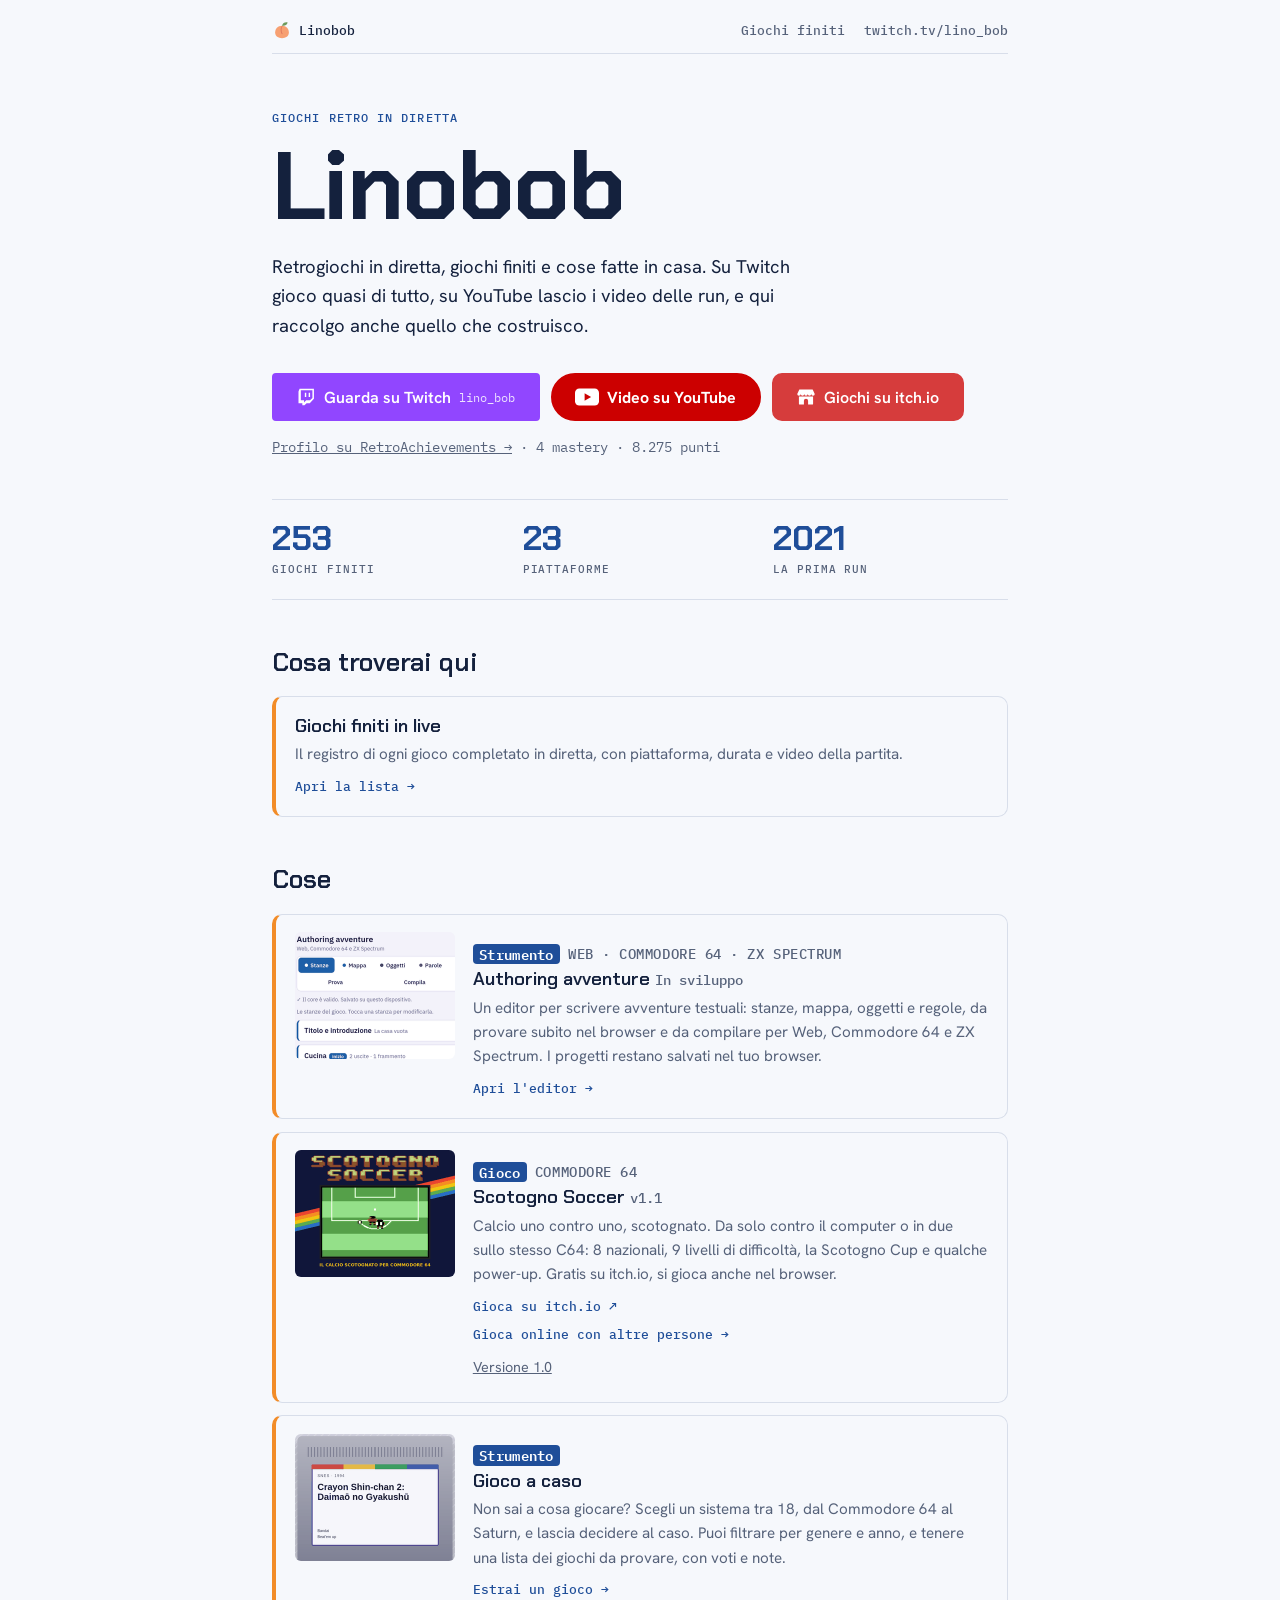
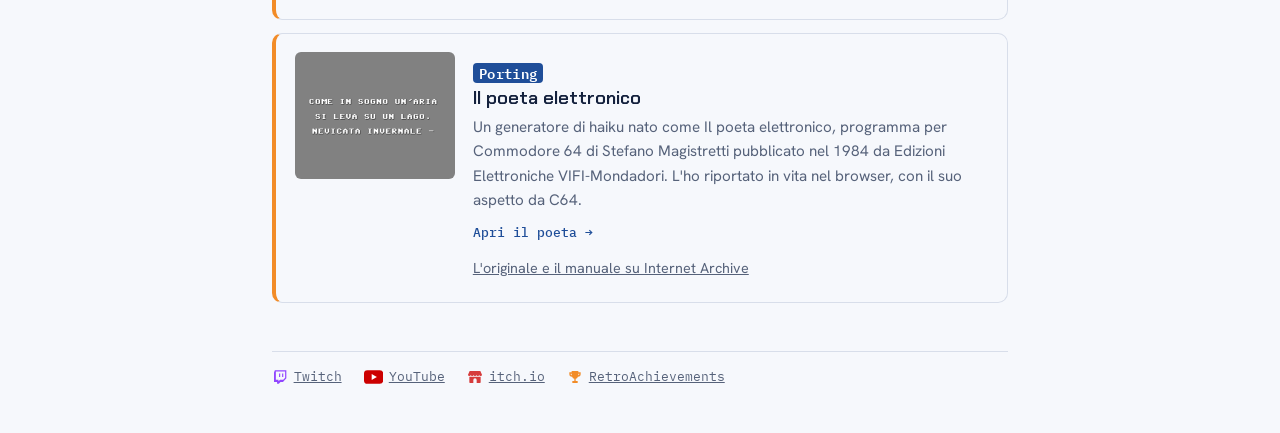
<file: index.html>
<!doctype html>
<html lang="it">
<head>
<meta charset="utf-8">
<meta name="viewport" content="width=device-width, initial-scale=1, viewport-fit=cover">
<title>Linobob</title>
<meta name="description" content="Giochi retro in diretta su Twitch: run complete, curiosità e scoperte. E le cose che creo.">
<link rel="icon" href="data:image/svg+xml,%3Csvg xmlns='http://www.w3.org/2000/svg' viewBox='0 0 32 32'%3E%3Cpath d='M16 9c-7 0-11 5-11 11s5 9 11 9 11-3 11-9-4-11-11-11z' fill='%23F7A072'/%3E%3Cpath d='M16 10c-2 3-2 8 0 12' stroke='%23E07A5F' stroke-width='1.6' fill='none' stroke-linecap='round'/%3E%3Cpath d='M16 9c1-4 5-6 9-5-1 4-5 6-9 5z' fill='%236E9A5B'/%3E%3C/svg%3E">
<link rel="preconnect" href="https://fonts.googleapis.com">
<link rel="preconnect" href="https://fonts.gstatic.com" crossorigin>
<link rel="stylesheet" href="https://fonts.googleapis.com/css2?family=Chakra+Petch:wght@600;700&family=Hanken+Grotesk:wght@400;500;600&family=IBM+Plex+Mono:wght@400;500&display=swap">
<link rel="stylesheet" href="assets/base.css">
<style>
/* Stile della sola home: colori, caratteri e barra in alto stanno in assets/base.css. */
.hero { padding: 3.5rem 0 2.5rem; }
.lead + .lead { margin-top: 0.8rem; color: var(--muted); font-size: 1rem; }

.cta { display: flex; flex-wrap: wrap; gap: 0.7rem; margin-top: 2rem; }
.btn { display: inline-flex; align-items: center; justify-content: center; gap: 0.5rem;
  min-height: 48px; padding: 0 1.4rem; border-radius: 999px; border: 2px solid var(--accent);
  font: 600 1rem var(--body); text-decoration: none; }
/* Pulsanti nei colori e nello stile di Twitch (angoli quasi squadrati) e YouTube (pillola) */
.btn .ico { width: 1.25rem; height: 1.25rem; flex: none; }
.btn .yt-ico { width: 1.5rem; }
.btn.tw { background: var(--twitch); border-color: var(--twitch); color: var(--brand-ink); border-radius: 4px; }
.btn.tw:hover { background: var(--twitch-hover); border-color: var(--twitch-hover); }
.btn.yt { background: var(--yt); border-color: var(--yt); color: var(--brand-ink); font-weight: 700; }
.btn.yt:hover { background: var(--yt-hover); border-color: var(--yt-hover); }
.foot a { display: inline-flex; align-items: center; gap: 0.35rem; }
.foot .ico-s { width: 1rem; height: 1rem; flex: none; }
.foot .yt-ico { width: 1.2rem; }
/* Link a RetroAchievements sotto i pulsanti, più discreto; i numeri li scrive ogni giorno la Action in giochi/ra.json */
.ra { margin: 1rem 0 0; color: var(--muted); font: 400 0.85rem/1.6 var(--mono); }
.ra a { color: inherit; }
.ra a:hover { color: var(--accent); }
.btn small { font: 400 0.75rem var(--mono); opacity: 0.85; }

.facts { display: grid; grid-template-columns: repeat(3, minmax(0, 1fr)); gap: 1rem;
  margin: 0; padding: 1.4rem 0; border-block: 1px solid var(--line); }
.facts div { display: flex; flex-direction: column; }
.facts dd { margin: 0; }
.facts b { display: block; font: 700 2.1rem/1 var(--display); color: var(--accent); font-variant-numeric: tabular-nums; }
.facts dt { order: 2; margin-top: 0.4rem; font: 500 0.7rem var(--mono); text-transform: uppercase; letter-spacing: 0.08em; color: var(--muted); }

.sub { margin: 0; color: var(--muted); }
.cards { list-style: none; margin: 1.2rem 0 0; padding: 0; display: grid; gap: 0.8rem; }
.card { position: relative; border: 1px solid var(--line); border-left: 4px solid var(--detail); border-radius: 10px; padding: 1.1rem 1.2rem; }
.card h3 { margin: 0; font: 600 1.15rem/1.2 var(--display); }
.card p { margin: 0.35rem 0 0; color: var(--muted); font-size: 0.95rem; }
.tag { display: inline-block; margin-top: 0.7rem; padding: 0.1rem 0.5rem; border-radius: 999px;
  background: var(--accent-soft); color: var(--accent-soft-ink); font: 500 0.72rem/1.5 var(--mono); }
/* Scheda con link: tutta la scheda è cliccabile */
.card h3 a { color: inherit; text-decoration: none; }
.card h3 a::after { content: ""; position: absolute; inset: 0; border-radius: inherit; }
.card:has(a):hover { border-color: var(--accent); }
.card .go { display: inline-block; margin-top: 0.7rem; color: var(--accent); font: 500 0.8rem var(--mono); }
/* Link secondario dentro una scheda cliccabile: sta sopra il link che copre la scheda */
.card .extra { position: relative; z-index: 1; display: block; width: fit-content; margin-top: 0.5rem;
  padding: 0.3rem 0; color: var(--muted); font-size: 0.9rem; }
.card .extra:hover { color: var(--accent); }
/* Secondo link d'azione vero (sopra il link che copre la scheda), nello stile di .go */
.card .go2 { position: relative; z-index: 1; display: block; width: fit-content; margin-top: 0.5rem; color: var(--accent); font: 500 0.8rem var(--mono); text-decoration: none; }
.card .go2:hover { text-decoration: underline; }
/* Schede con immagine: miniatura a sinistra, su telefono sopra il testo */
.card.cover { display: grid; grid-template-columns: 160px minmax(0, 1fr); gap: 0 1.1rem; align-items: start; }
.card.cover img { width: 160px; height: auto; border-radius: 6px; }
/* Su telefono la miniatura occupa metà larghezza e il testo le scorre intorno */
@media (max-width: 520px) { .card.cover { display: flow-root; } .card.cover img { float: left; width: calc(50% - 0.45rem); margin: 0.2rem 0.9rem 0.5rem 0; } }
.card .ver { color: var(--muted); font: 500 0.85rem var(--mono); white-space: nowrap; }
/* Etichetta del tipo di cosa (Gioco, Strumento, Porting): colori dei tasti delle piattaforme */
.card .tag { display: inline-block; margin-right: 0.5rem; padding: 0 0.4rem; border-radius: 4px; background: var(--chip); color: var(--chip-ink); font: 600 0.85rem/1.5 var(--mono); letter-spacing: 0.02em; text-transform: none; }
.card .kind { display: block; margin-bottom: 0.25rem; color: var(--muted); font: 500 0.85rem var(--mono); letter-spacing: 0.04em; text-transform: uppercase; }
.btn.it { background: var(--itch); border-color: var(--itch); color: var(--brand-ink); border-radius: 10px; }
.btn.it:hover { background: var(--itch-hover); border-color: var(--itch-hover); }
/* Telefono: Twitch su tutta la riga, YouTube e itch.io affiancati con il nome breve */
@media (max-width: 520px) { .cta { display: grid; grid-template-columns: 1fr 1fr; } .btn.tw { grid-column: 1 / -1; } .btn.yt .lg, .btn.it .lg { display: none; } .btn.yt, .btn.it { padding: 0 0.8rem; } }
</style>
</head>
<body>
<div class="wrap">
  <div class="top">
    <a class="brand" href="./" aria-current="page">
      <svg viewBox="0 0 32 32" aria-hidden="true">
        <path d="M16 9c-7 0-11 5-11 11s5 9 11 9 11-3 11-9-4-11-11-11z" fill="var(--peach)"/>
        <path d="M16 10c-2 3-2 8 0 12" stroke="var(--peach-deep)" stroke-width="1.6" fill="none" stroke-linecap="round"/>
        <path d="M16 9c1-4 5-6 9-5-1 4-5 6-9 5z" fill="var(--leaf)"/>
      </svg>
      Linobob
    </a>
    <nav aria-label="Sito">
      <a href="giochi/">Giochi finiti</a>
      <a href="https://www.twitch.tv/lino_bob" target="_blank" rel="noopener">twitch.tv/lino_bob</a>
    </nav>
  </div>

  <header class="hero">
    <p class="kicker">Giochi retro in diretta</p>
    <h1>Linobob</h1>
    <p class="lead">Retrogiochi in diretta, giochi finiti e cose fatte in casa. Su Twitch gioco quasi di tutto, su YouTube lascio i video delle run, e qui raccolgo anche quello che costruisco.</p>
    <div class="cta">
      <a class="btn tw" href="https://www.twitch.tv/lino_bob" target="_blank" rel="noopener"><svg class="ico" viewBox="0 0 24 24" aria-hidden="true"><path fill="currentColor" d="M4.3 2 3 5.4v14h4.6V22h2.6l2.5-2.6h3.8L21.5 14V2H4.3zm15.4 11.1-2.9 2.9h-4.6l-2.5 2.5V16H5.8V3.8h13.9v9.3zM16.9 6.9v5h-1.7v-5h1.7zm-4.6 0v5h-1.7v-5h1.7z"/></svg><span><span class="lg">Guarda su </span>Twitch</span> <small>lino_bob</small></a>
      <a class="btn yt" href="https://www.youtube.com/@Lino_bob" target="_blank" rel="noopener"><svg class="ico yt-ico" viewBox="0 0 28 20" aria-hidden="true"><rect width="28" height="20" rx="5" fill="var(--brand-ink)"/><path d="M11.2 5.6v8.8l7.6-4.4z" fill="var(--yt)"/></svg><span><span class="lg">Video su </span>YouTube</span></a>
      <a class="btn it" href="https://linobob.itch.io" target="_blank" rel="noopener noreferrer"><svg class="ico" viewBox="0 0 24 24" aria-hidden="true"><path fill="currentColor" fill-rule="evenodd" d="M4 3h16l2.5 5.5a2.1 2.1 0 0 1-4.2 0a2.1 2.1 0 0 1-4.2 0a2.1 2.1 0 0 1-4.2 0a2.1 2.1 0 0 1-4.2 0a2.1 2.1 0 0 1-4.2 0zM3.5 11.5h17V20a1 1 0 0 1-1 1h-15a1 1 0 0 1-1-1zM9.5 21v-4.5a2.5 2.5 0 0 1 5 0V21z"/></svg><span><span class="lg">Giochi su </span>itch.io</span></a>
    </div>
    <p class="ra"><a href="https://retroachievements.org/user/Linobob" target="_blank" rel="noopener noreferrer">Profilo su RetroAchievements →</a><span id="ra" hidden></span></p>
  </header>

  <!-- Numeri del 23/10/2026: lo script in fondo li aggiorna leggendo giochi/giochi.json.
       "Giochi finiti" conta i giochi diversi (stesso titolo e piattaforma = uno), non le run. -->
  <dl class="facts">
    <div><dd><b id="n-giochi">240</b></dd><dt>giochi finiti</dt></div>
    <div><dd><b id="n-piatt">23</b></dd><dt>piattaforme</dt></div>
    <div><dd><b id="n-prima">2021</b></dd><dt>la prima run</dt></div>
  </dl>

  <h2>Cosa troverai qui</h2>
  <ul class="cards">
    <li class="card">
      <h3><a href="giochi/">Giochi finiti in live</a></h3>
      <p>Il registro di ogni gioco completato in diretta, con piattaforma, durata e video della partita.</p>
      <span class="go" aria-hidden="true">Apri la lista →</span>
    </li>
  </ul>

  <h2 id="cose">Cose</h2>
  <ul class="cards">
    <li class="card cover">
      <img src="progetti/avventure/anteprima.png" width="160" height="127" loading="lazy" alt="L'editor di avventure: le schede Stanze, Mappa, Oggetti e Regole e l'elenco delle stanze di un gioco di esempio">
      <div>
      <span class="kind"><span class="tag">Strumento</span>Web · Commodore 64 · ZX Spectrum</span>
      <h3><a href="avventure/">Authoring avventure</a> <span class="ver">In sviluppo</span></h3>
      <p>Un editor per scrivere avventure testuali: stanze, mappa, oggetti e regole, da provare subito nel browser e da compilare per Web, Commodore 64 e ZX Spectrum. I progetti restano salvati nel tuo browser.</p>
      <span class="go" aria-hidden="true">Apri l'editor →</span>
      </div>
    </li>
    <li class="card cover">
      <img src="progetti/scotogno-soccer/copertina.png" width="160" height="127" loading="lazy" alt="Copertina di Scotogno Soccer: il titolo a lettere pixel e una mischia davanti alla porta">
      <div>
      <span class="kind"><span class="tag">Gioco</span>Commodore 64</span>
      <h3><a href="https://linobob.itch.io/scotogno-soccer" target="_blank" rel="noopener noreferrer">Scotogno Soccer</a> <span class="ver">v1.1</span></h3>
      <p>Calcio uno contro uno, scotognato. Da solo contro il computer o in due sullo stesso C64: 8 nazionali, 9 livelli di difficoltà, la Scotogno Cup e qualche power-up. Gratis su itch.io, si gioca anche nel browser.</p>
      <span class="go" aria-hidden="true">Gioca su itch.io ↗</span>
      <a class="go2" href="progetti/scotogno-soccer/online/">Gioca online con altre persone →</a>
      <a class="extra" href="progetti/scotogno-soccer/v1.0/">Versione 1.0</a>
      </div>
    </li>
    <li class="card cover">
      <img src="progetti/gioco-a-caso/anteprima.png" width="160" height="127" loading="lazy" alt="Un gioco estratto: l'etichetta di una cartuccia Super Nintendo con titolo, anno ed editore">
      <div>
      <span class="kind"><span class="tag">Strumento</span></span>
      <h3><a href="progetti/gioco-a-caso/">Gioco a caso</a></h3>
      <p>Non sai a cosa giocare? Scegli un sistema tra 18, dal Commodore 64 al Saturn, e lascia decidere al caso. Puoi filtrare per genere e anno, e tenere una lista dei giochi da provare, con voti e note.</p>
      <span class="go" aria-hidden="true">Estrai un gioco →</span>
      </div>
    </li>
    <li class="card cover">
      <img src="progetti/poeta-elettronico/anteprima.png" width="160" height="127" loading="lazy" alt="Un haiku generato, a lettere bianche su schermo grigio come un Commodore 64">
      <div>
      <span class="kind"><span class="tag">Porting</span></span>
      <h3><a href="progetti/poeta-elettronico/">Il poeta elettronico</a></h3>
      <p>Un generatore di haiku nato come Il poeta elettronico, programma per Commodore 64 di Stefano Magistretti pubblicato nel 1984 da Edizioni Elettroniche VIFI-Mondadori. L'ho riportato in vita nel browser, con il suo aspetto da C64.</p>
      <span class="go" aria-hidden="true">Apri il poeta →</span>
      <a class="extra" href="https://archive.org/details/ilpoetaelettronico" target="_blank" rel="noopener">L'originale e il manuale su Internet Archive</a>
      </div>
    </li>
  </ul>

  <footer class="foot">
    <a href="https://www.twitch.tv/lino_bob" target="_blank" rel="noopener"><svg class="ico-s" viewBox="0 0 24 24" aria-hidden="true"><path fill="var(--twitch)" d="M4.3 2 3 5.4v14h4.6V22h2.6l2.5-2.6h3.8L21.5 14V2H4.3zm15.4 11.1-2.9 2.9h-4.6l-2.5 2.5V16H5.8V3.8h13.9v9.3zM16.9 6.9v5h-1.7v-5h1.7zm-4.6 0v5h-1.7v-5h1.7z"/></svg>Twitch</a>
    <a href="https://www.youtube.com/@Lino_bob" target="_blank" rel="noopener"><svg class="ico-s yt-ico" viewBox="0 0 28 20" aria-hidden="true"><rect width="28" height="20" rx="5" fill="var(--yt)"/><path d="M11.2 5.6v8.8l7.6-4.4z" fill="var(--brand-ink)"/></svg>YouTube</a>
    <a href="https://linobob.itch.io" target="_blank" rel="noopener noreferrer"><svg class="ico-s" viewBox="0 0 24 24" aria-hidden="true"><path fill="var(--itch)" fill-rule="evenodd" d="M4 3h16l2.5 5.5a2.1 2.1 0 0 1-4.2 0a2.1 2.1 0 0 1-4.2 0a2.1 2.1 0 0 1-4.2 0a2.1 2.1 0 0 1-4.2 0a2.1 2.1 0 0 1-4.2 0zM3.5 11.5h17V20a1 1 0 0 1-1 1h-15a1 1 0 0 1-1-1zM9.5 21v-4.5a2.5 2.5 0 0 1 5 0V21z"/></svg>itch.io</a>
    <a href="https://retroachievements.org/user/Linobob" target="_blank" rel="noopener noreferrer"><svg class="ico-s" viewBox="0 0 24 24" aria-hidden="true"><path fill="var(--detail)" d="M7 3h10v2h3.5v2.5a4 4 0 0 1-4 4h-.2A5 5 0 0 1 13 14.8V18h3v3H8v-3h3v-3.2a5 5 0 0 1-3.3-3.3h-.2a4 4 0 0 1-4-4V5H7zm0 4H5.5v.5a2 2 0 0 0 1.6 2zm10 0v2.5a2 2 0 0 0 1.5-2V7z"/></svg>RetroAchievements</a>
  </footer>
</div>
<script>
/* Aggiorna i numeri in alto dalla lista dei giochi; se il file non si legge restano quelli scritti sopra. */
fetch('giochi/giochi.json', { cache: 'no-cache' })
  .then(r => r.ok ? r.json() : Promise.reject())
  .then(d => {
    const g = d.giochi;
    const norm = s => s.normalize('NFD').replace(/[\u0300-\u036f]/g, '').toLowerCase();
    document.getElementById('n-giochi').textContent = new Set(g.map(x => norm(x.titolo) + '|' + x.piattaforma)).size;
    document.getElementById('n-piatt').textContent = new Set(g.map(x => x.piattaforma)).size;
    document.getElementById('n-prima').textContent = g.map(x => x.data).sort()[0].slice(0, 4);
  })
  .catch(() => {});
/* Riga piccola con i numeri di RetroAchievements; se il file non c'è resta nascosta. */
fetch('giochi/ra.json', { cache: 'no-cache' })
  .then(r => r.ok ? r.json() : Promise.reject())
  .then(ra => {
    const n = x => Number(x).toLocaleString('it-IT');
    const [a, m, g] = ra.aggiornato.split('-');
    const el = document.getElementById('ra');
    el.textContent = ' · ' + n(ra.mastery) + ' mastery · ' + n(ra.punti) + ' punti';
    el.title = 'Aggiornato il ' + g + '/' + m + '/' + a;
    el.hidden = false;
  })
  .catch(() => {});
</script>
</body>
</html>
</file>
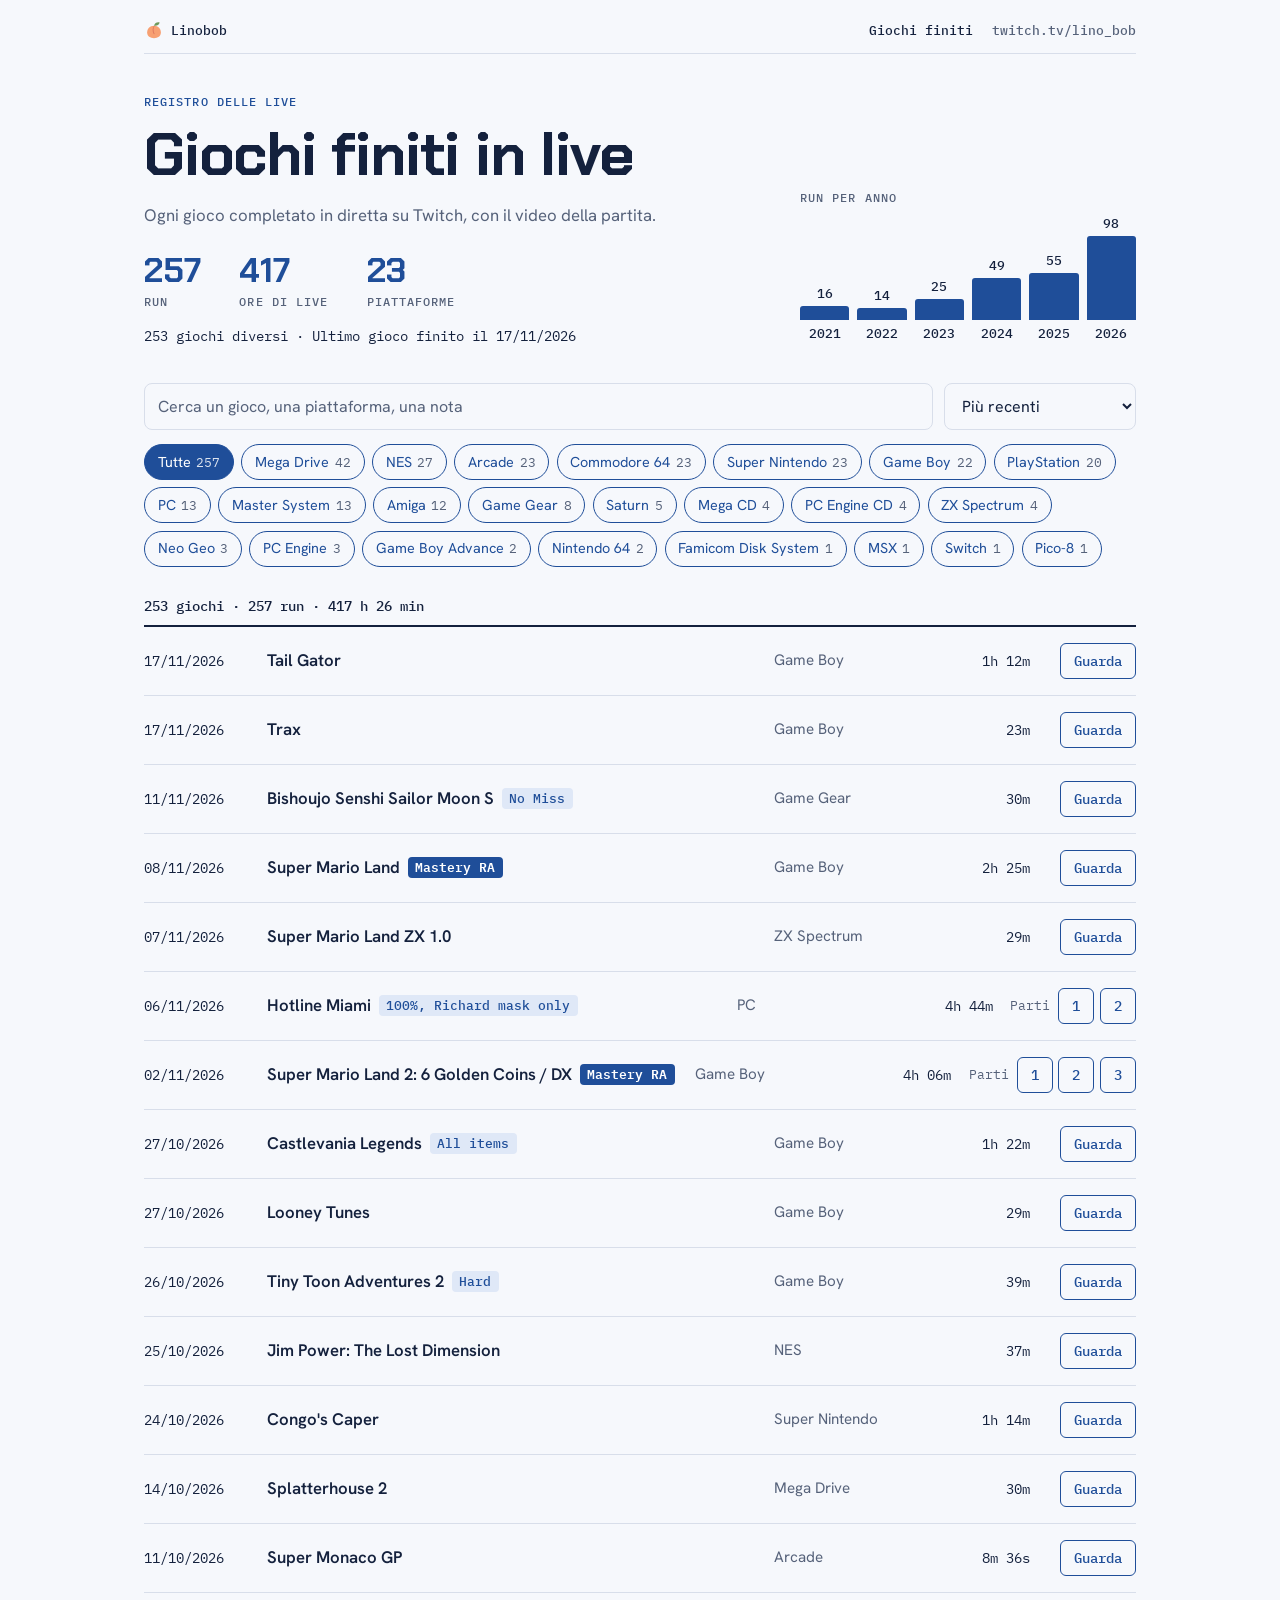
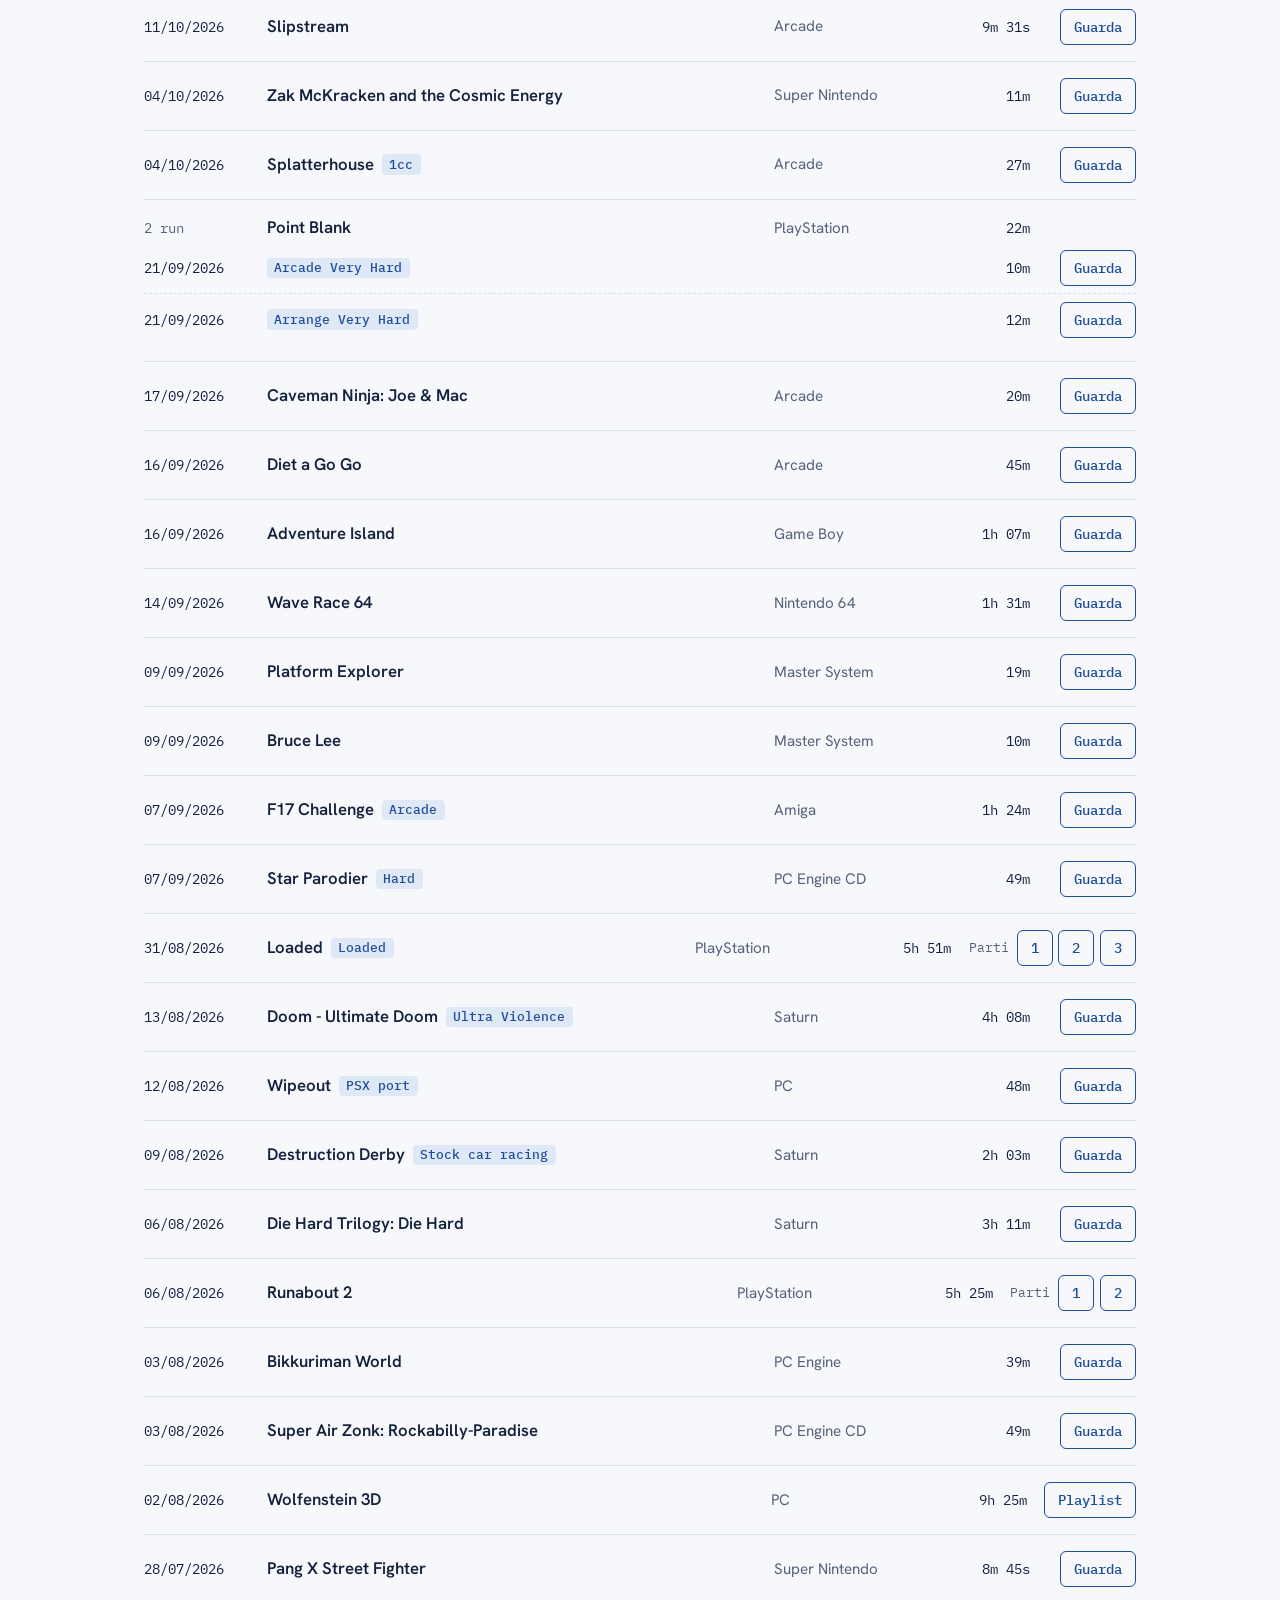
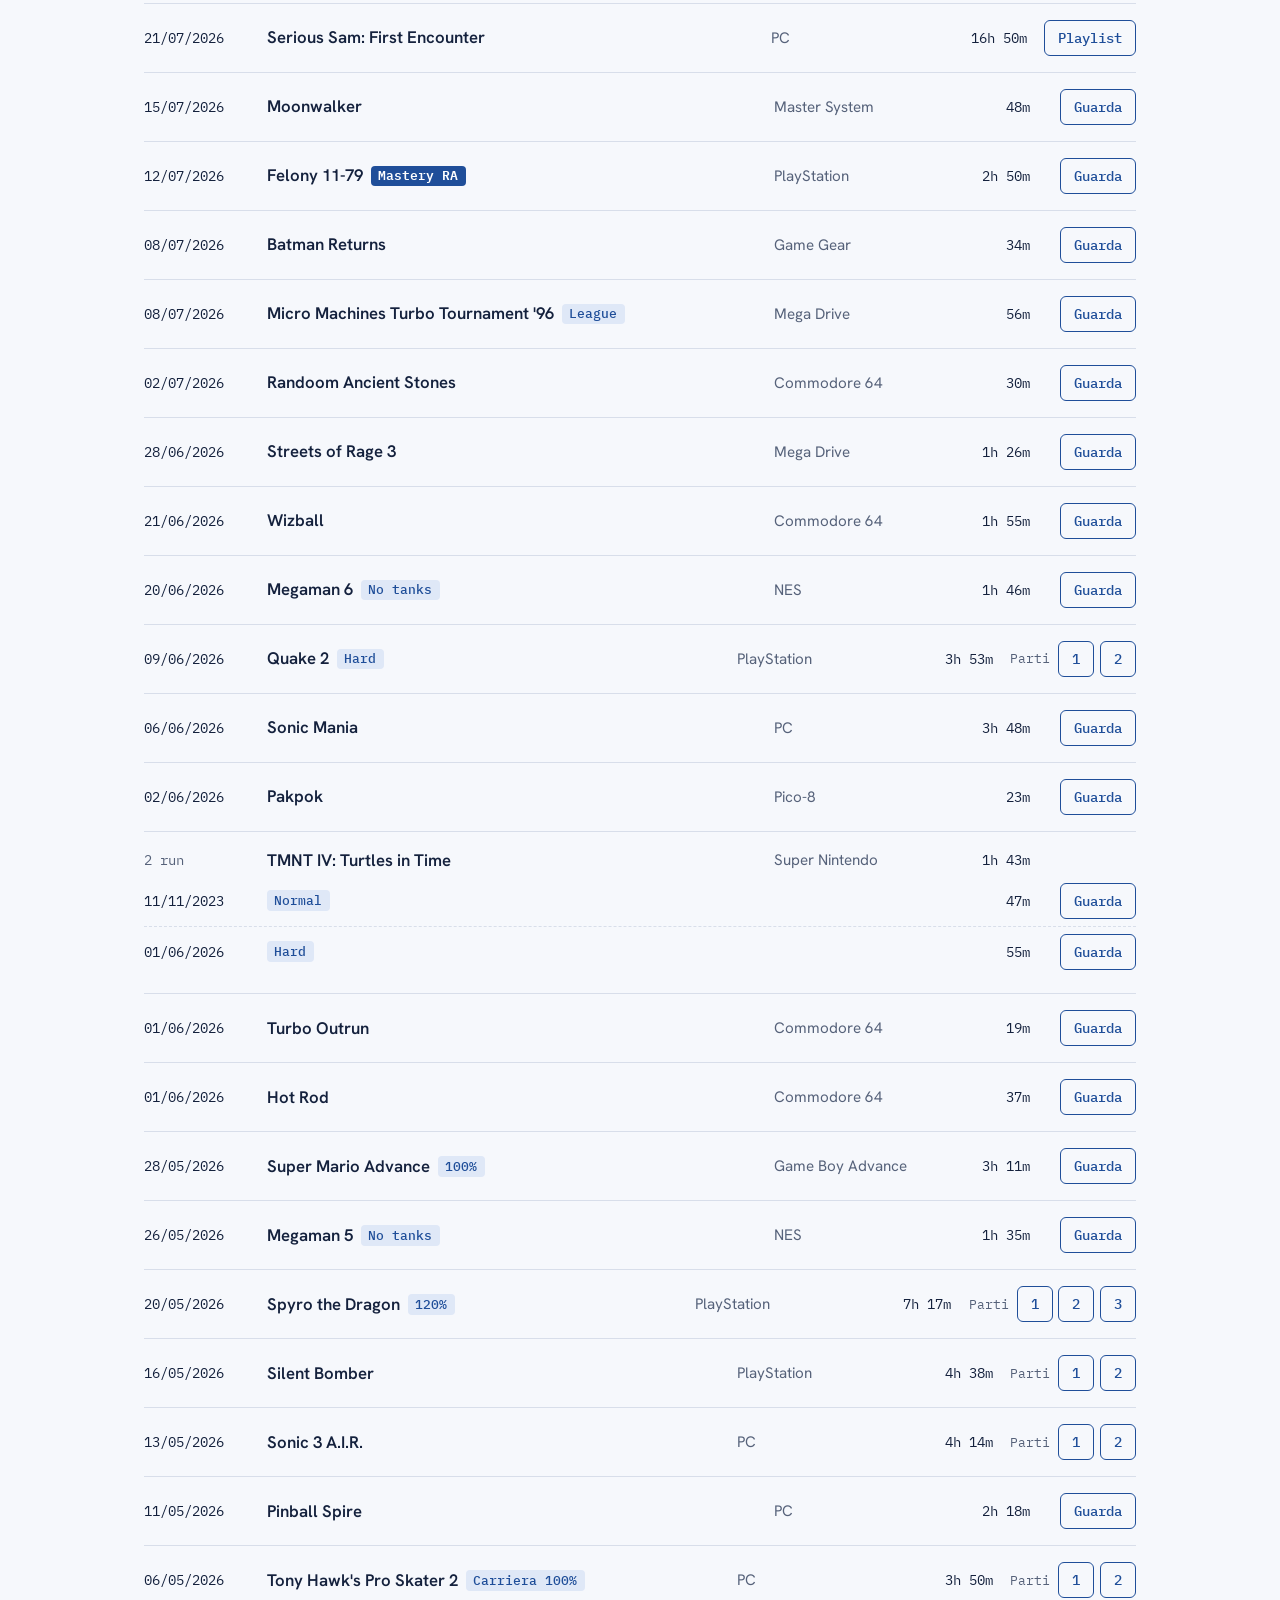
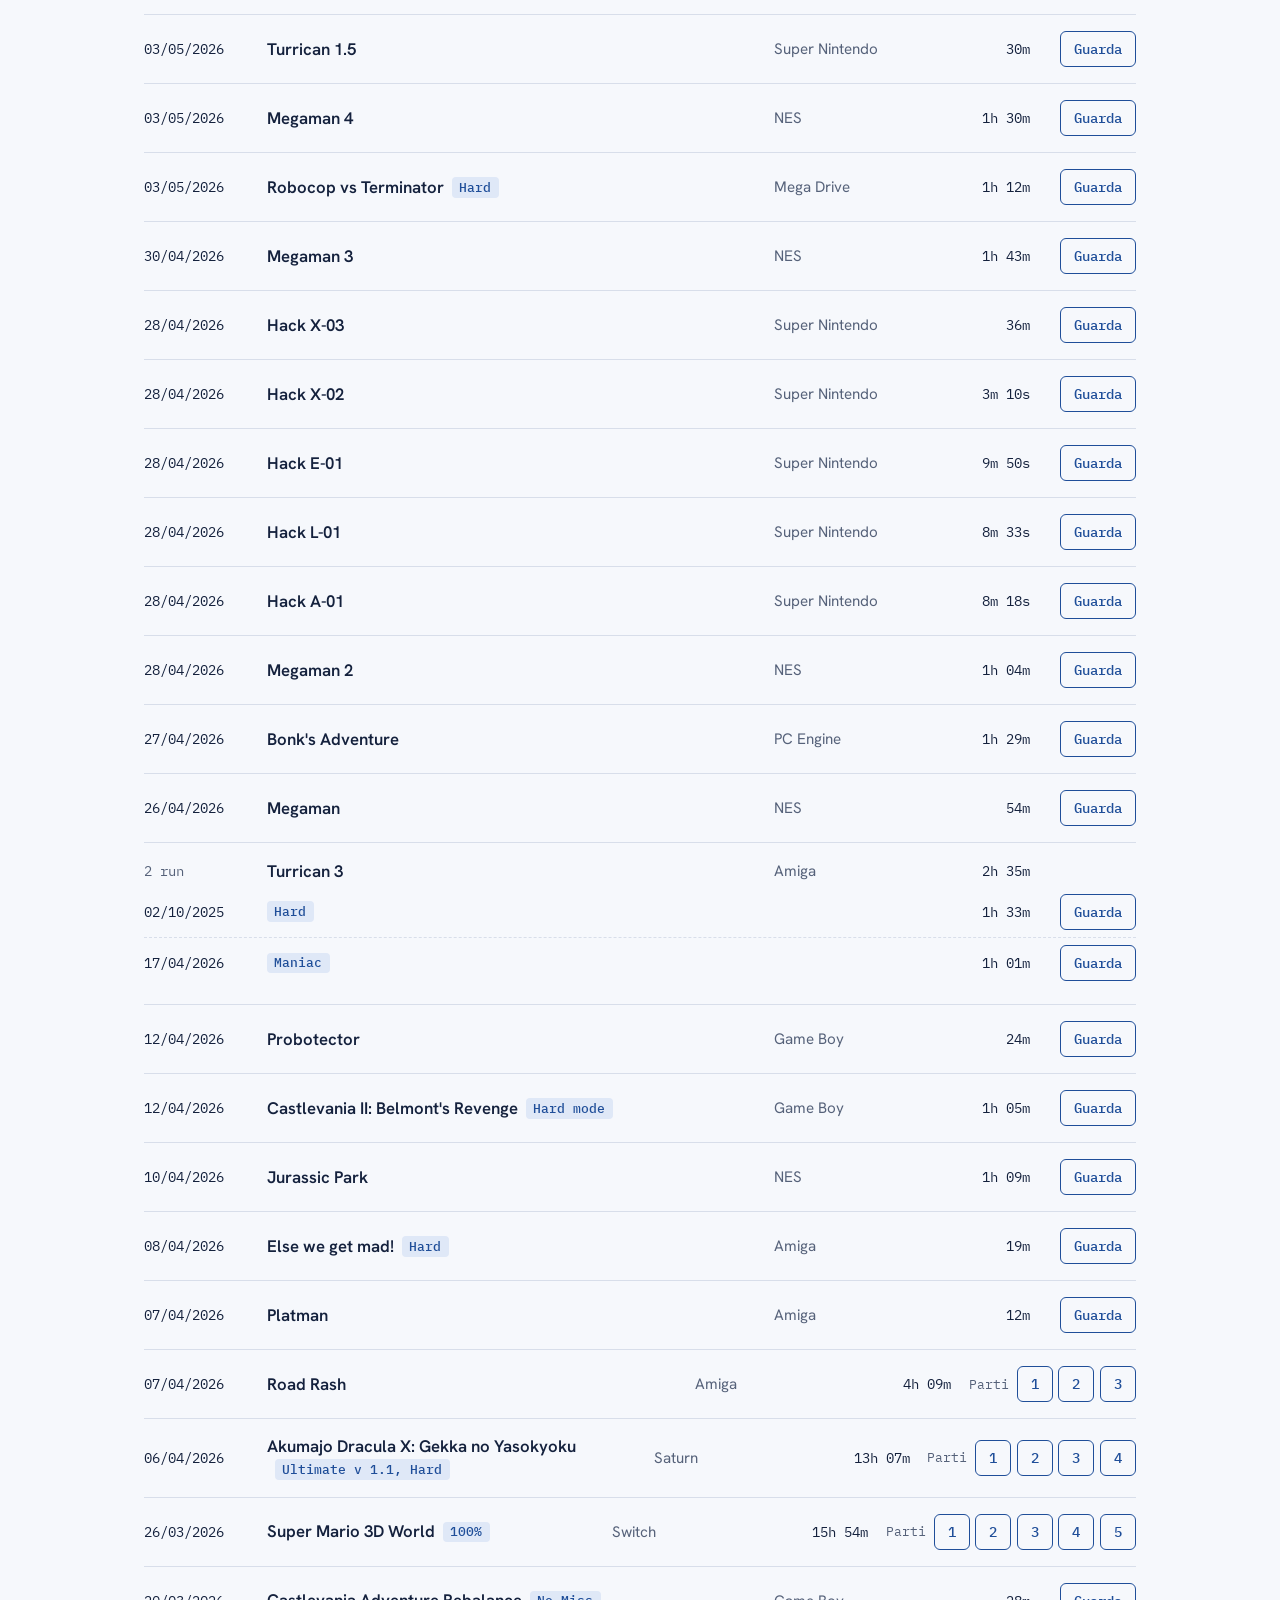
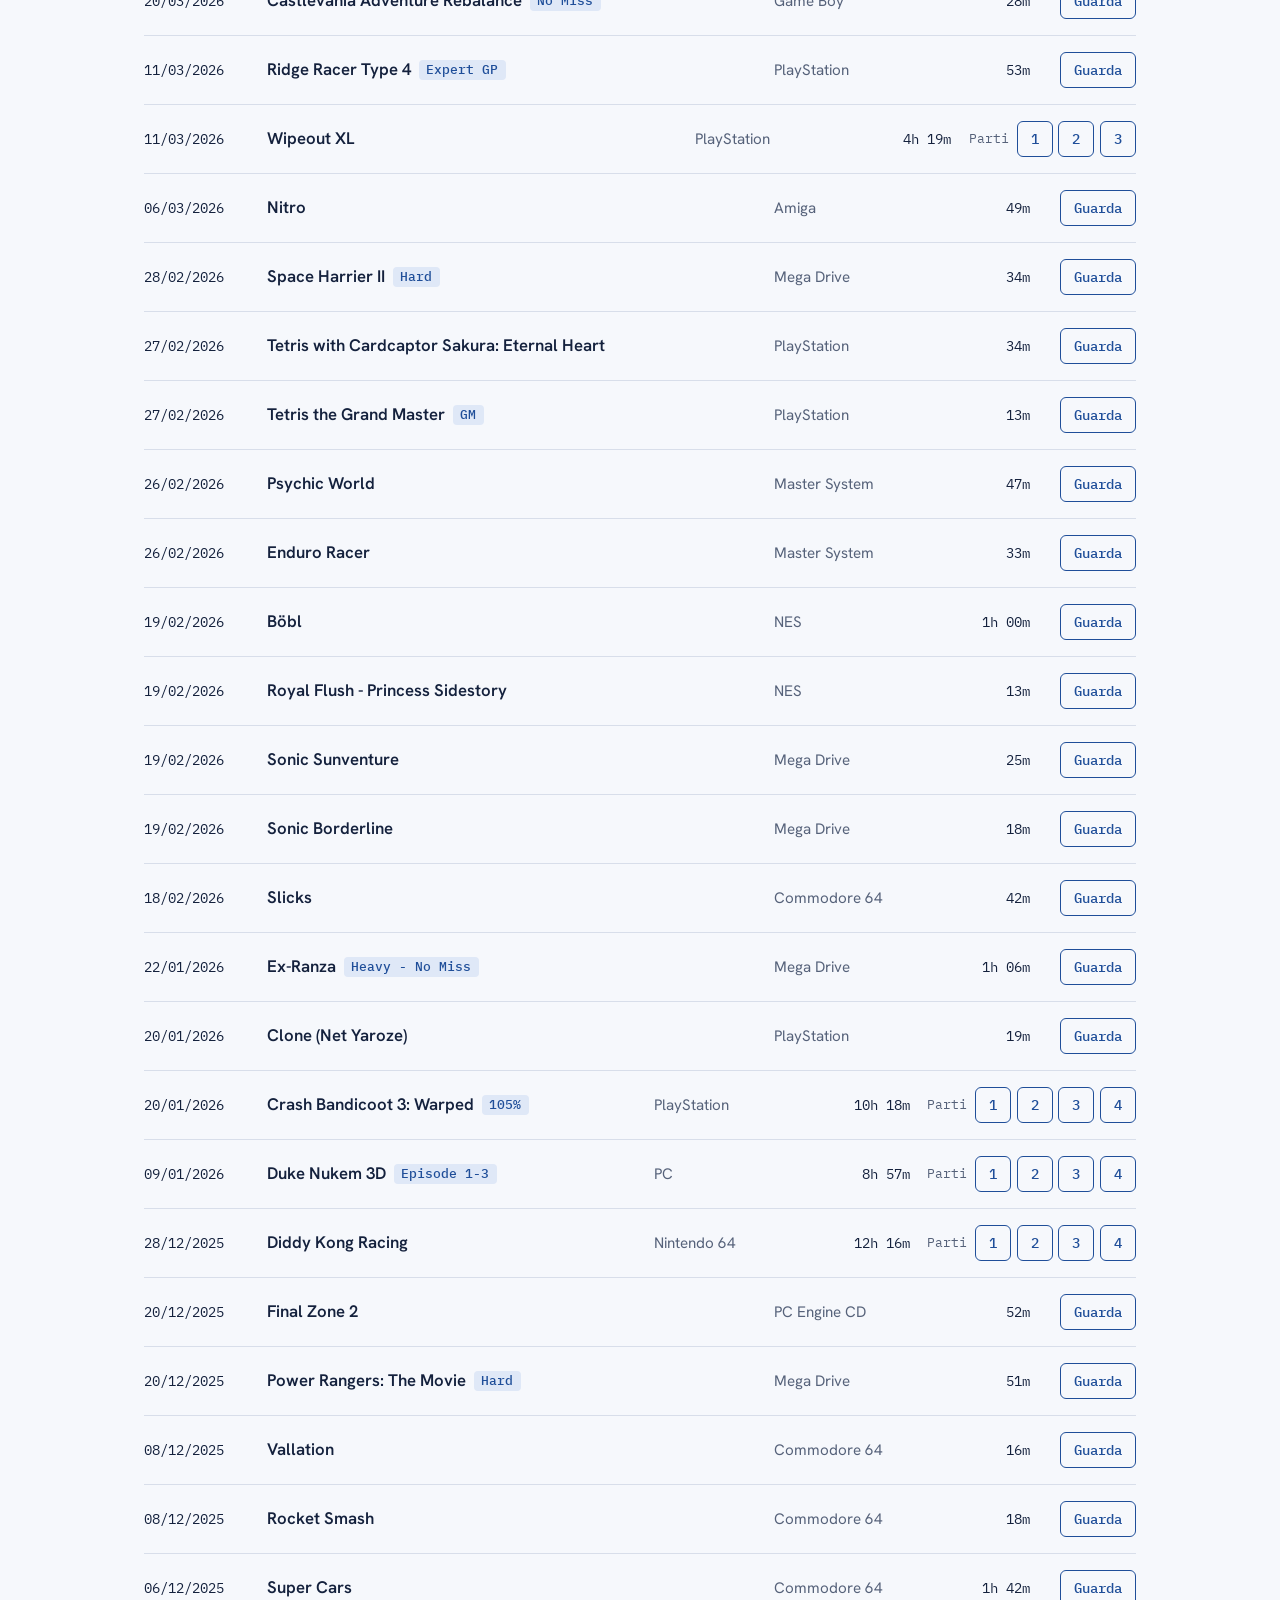
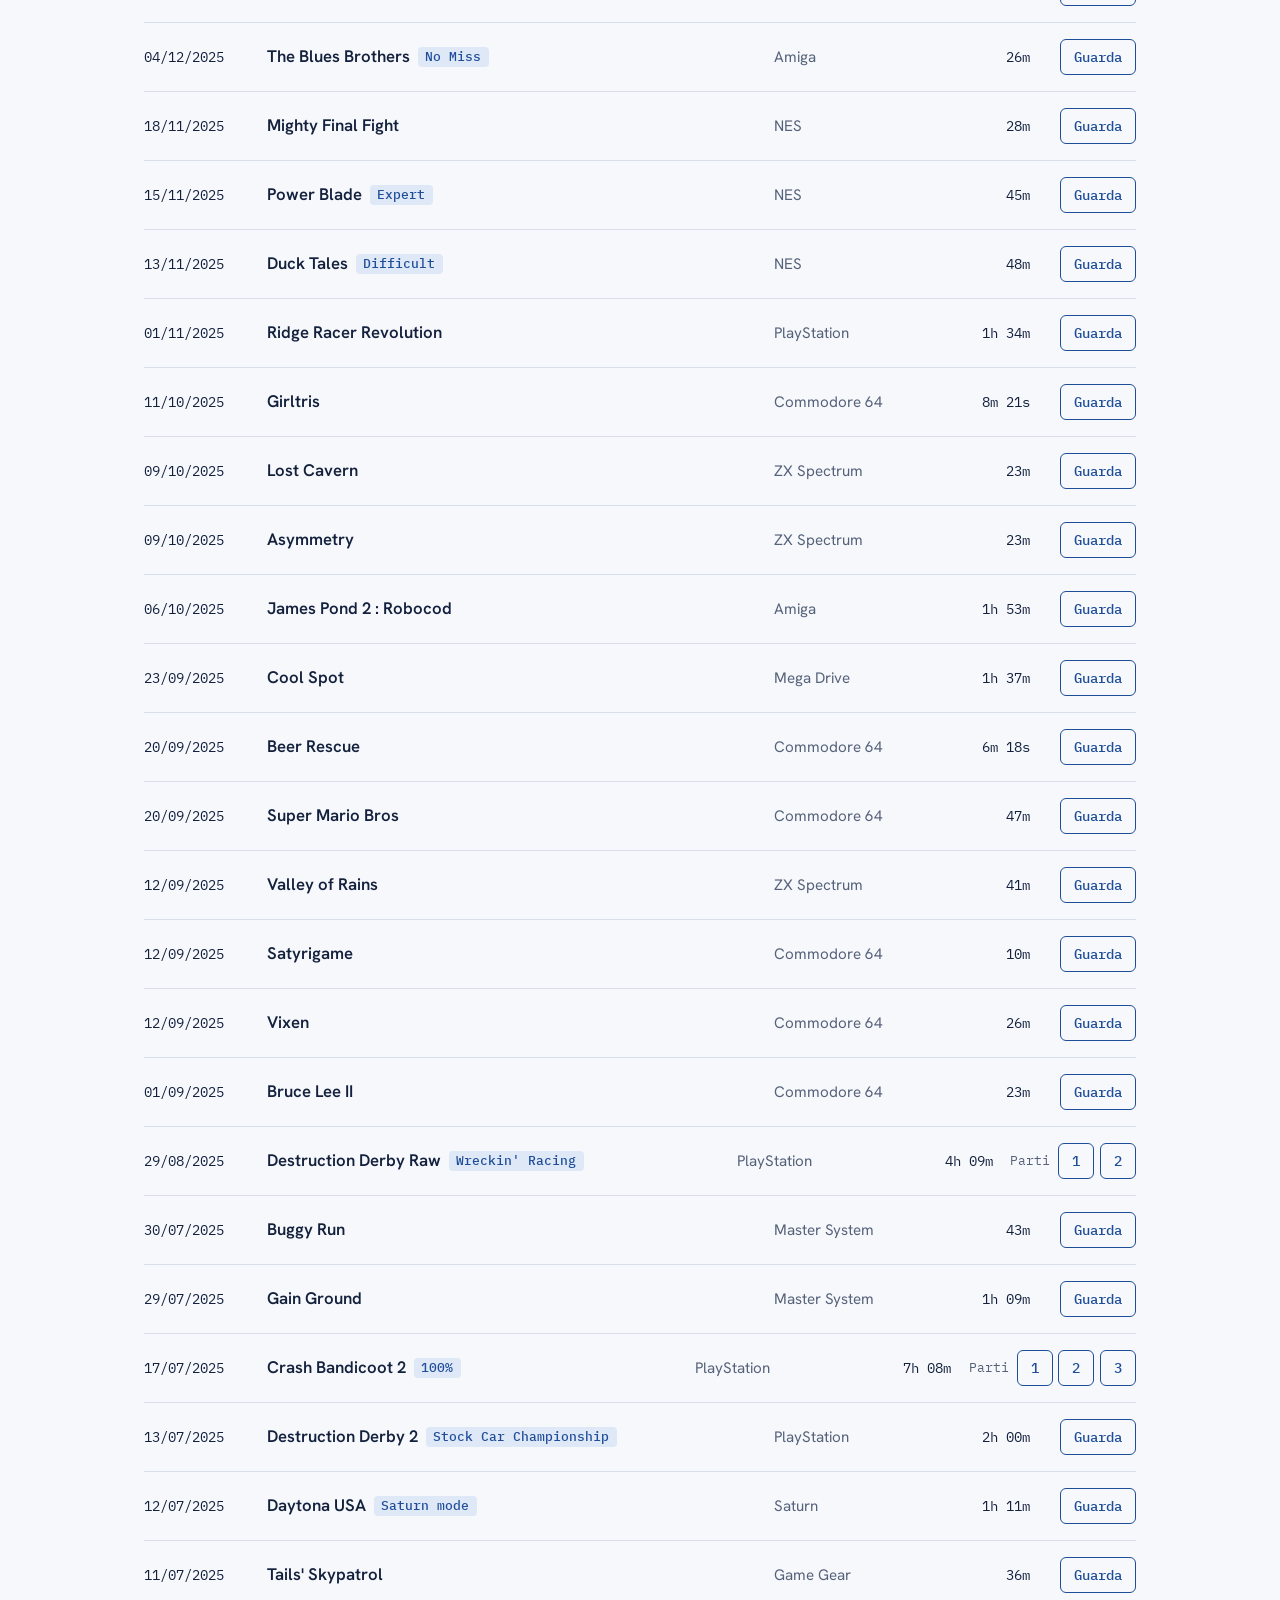
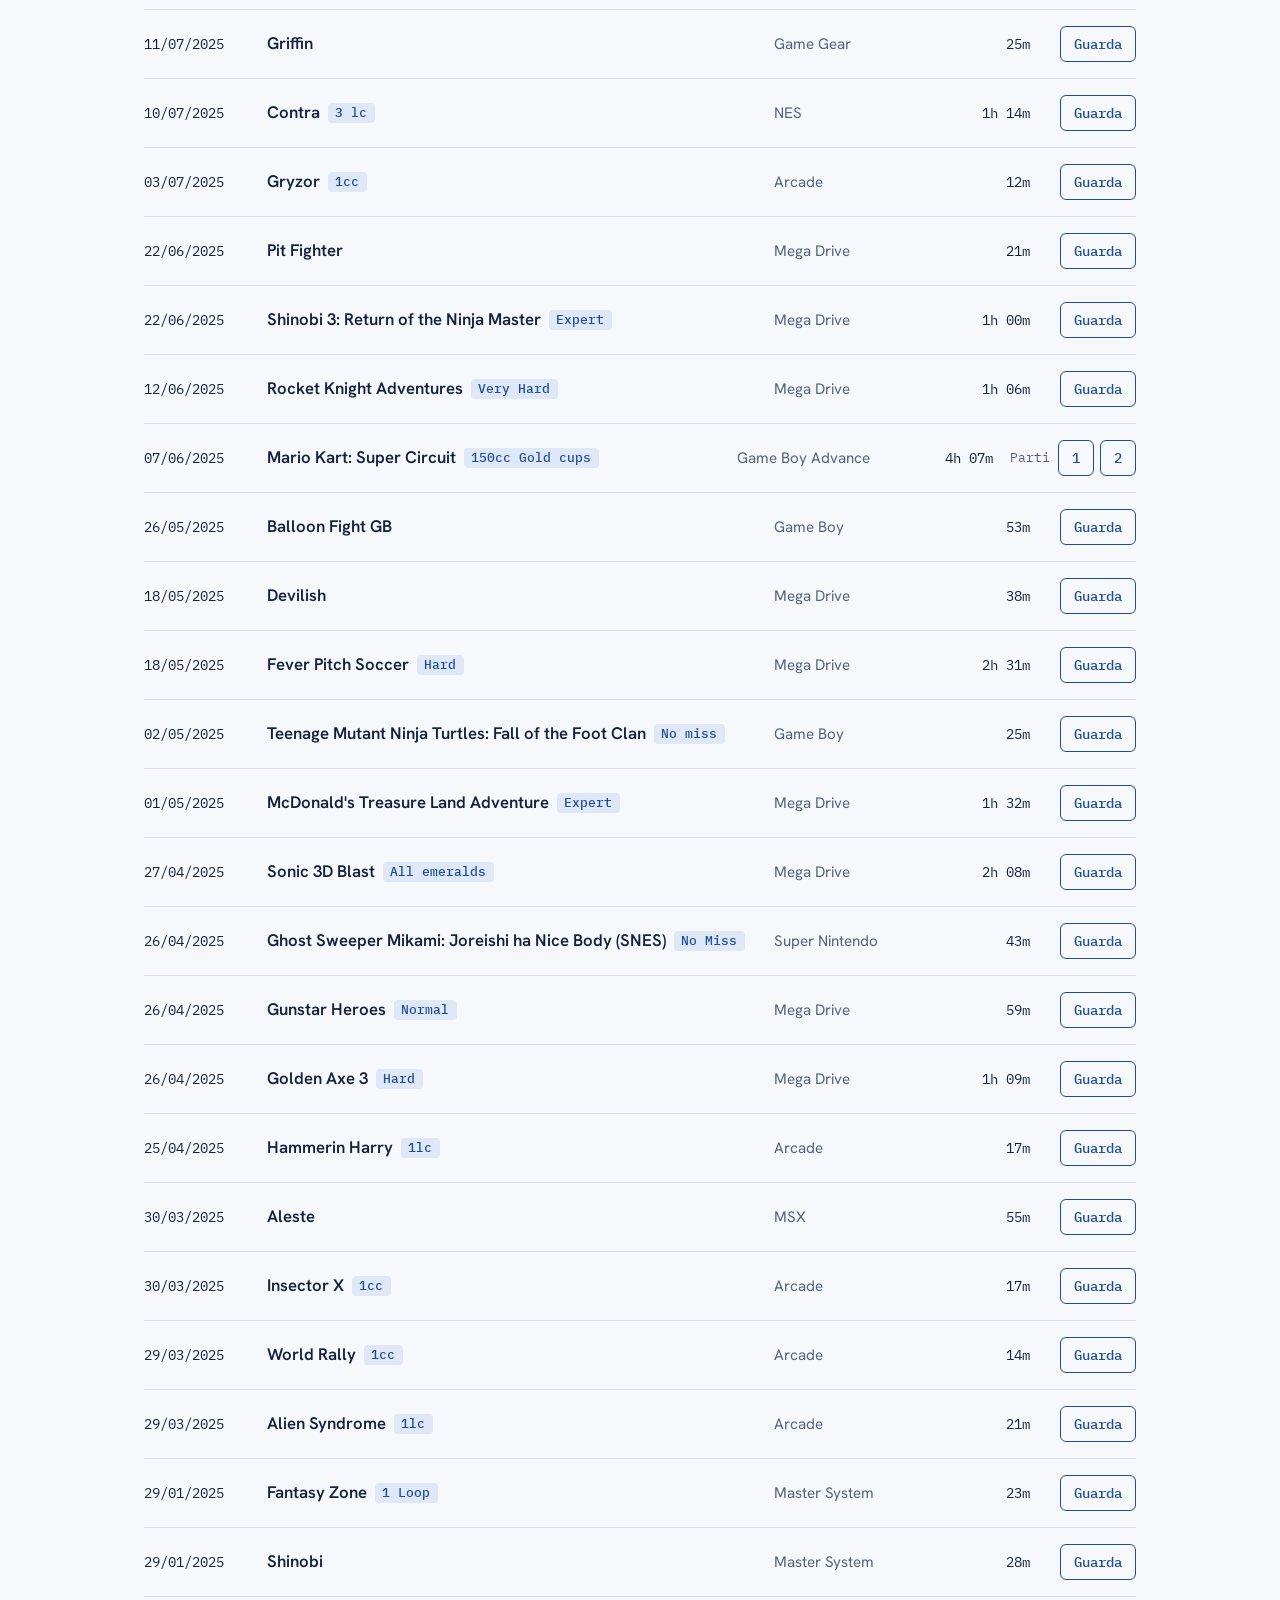
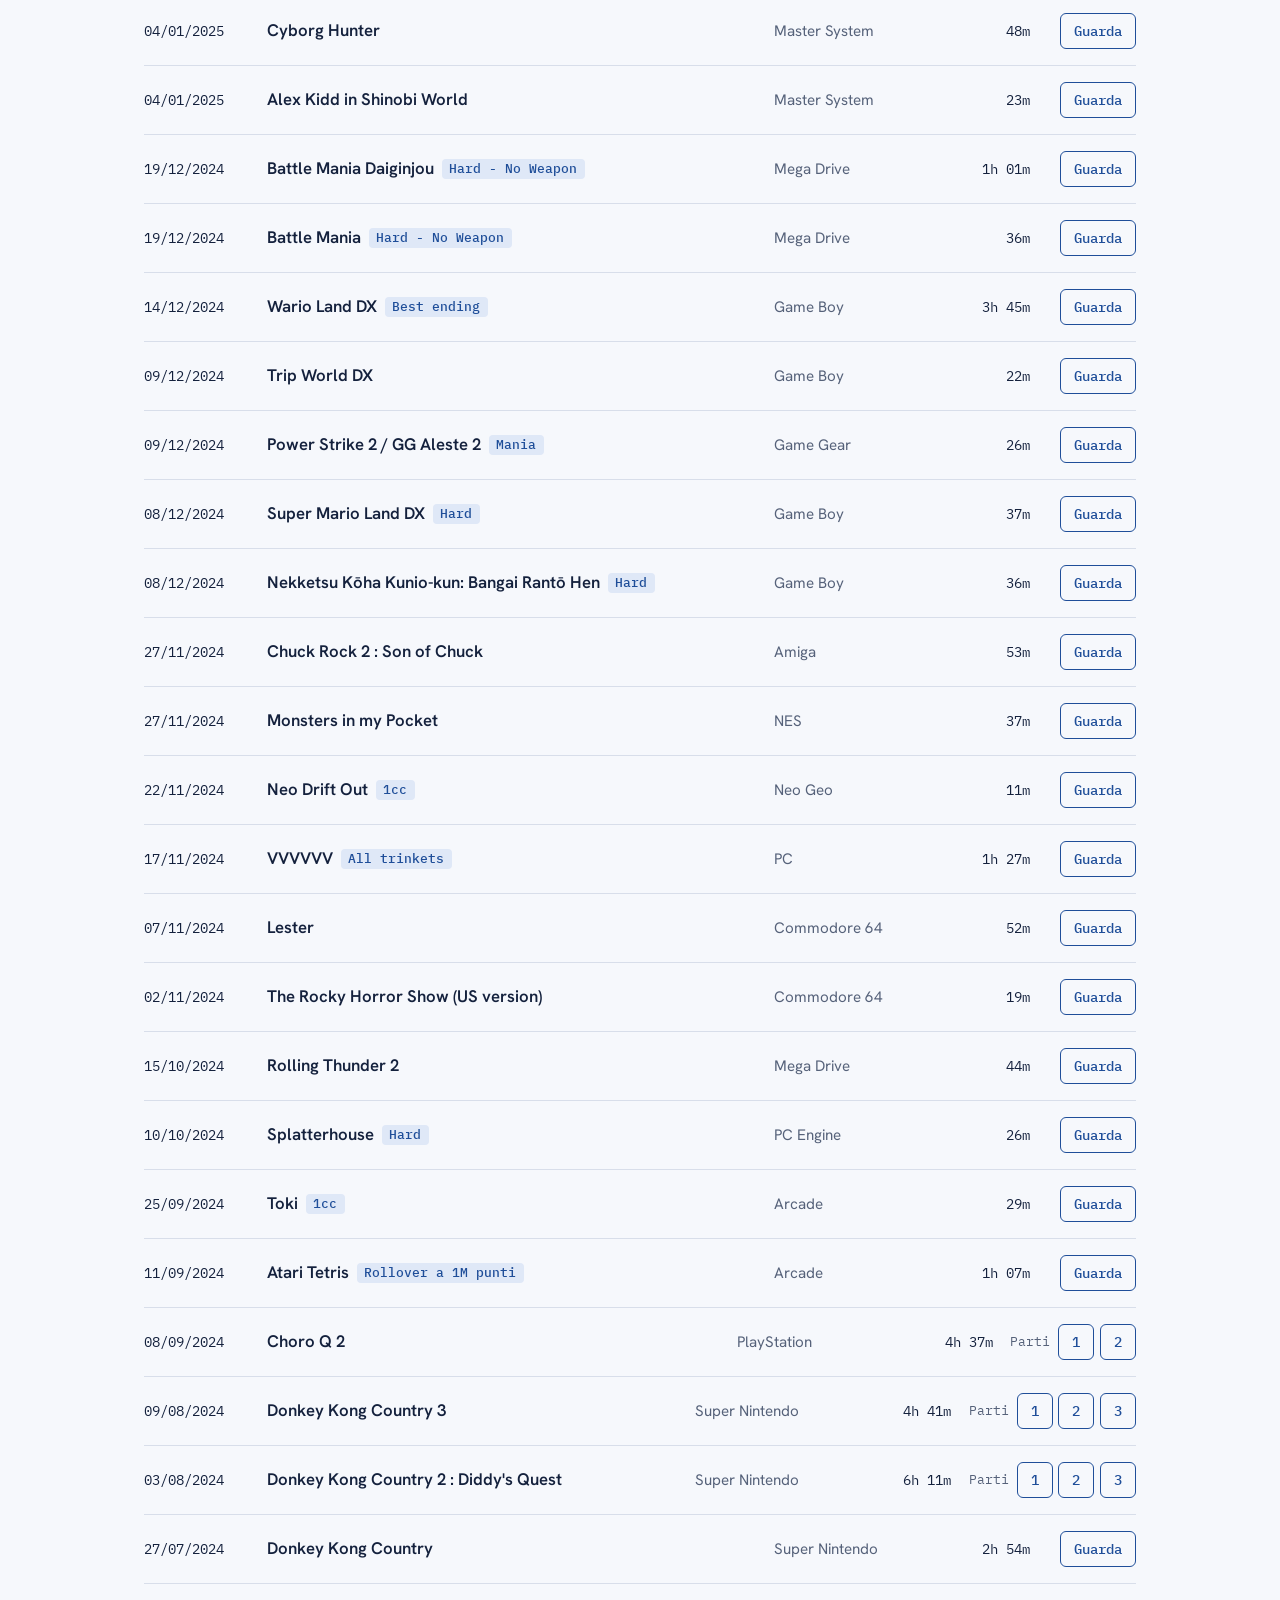
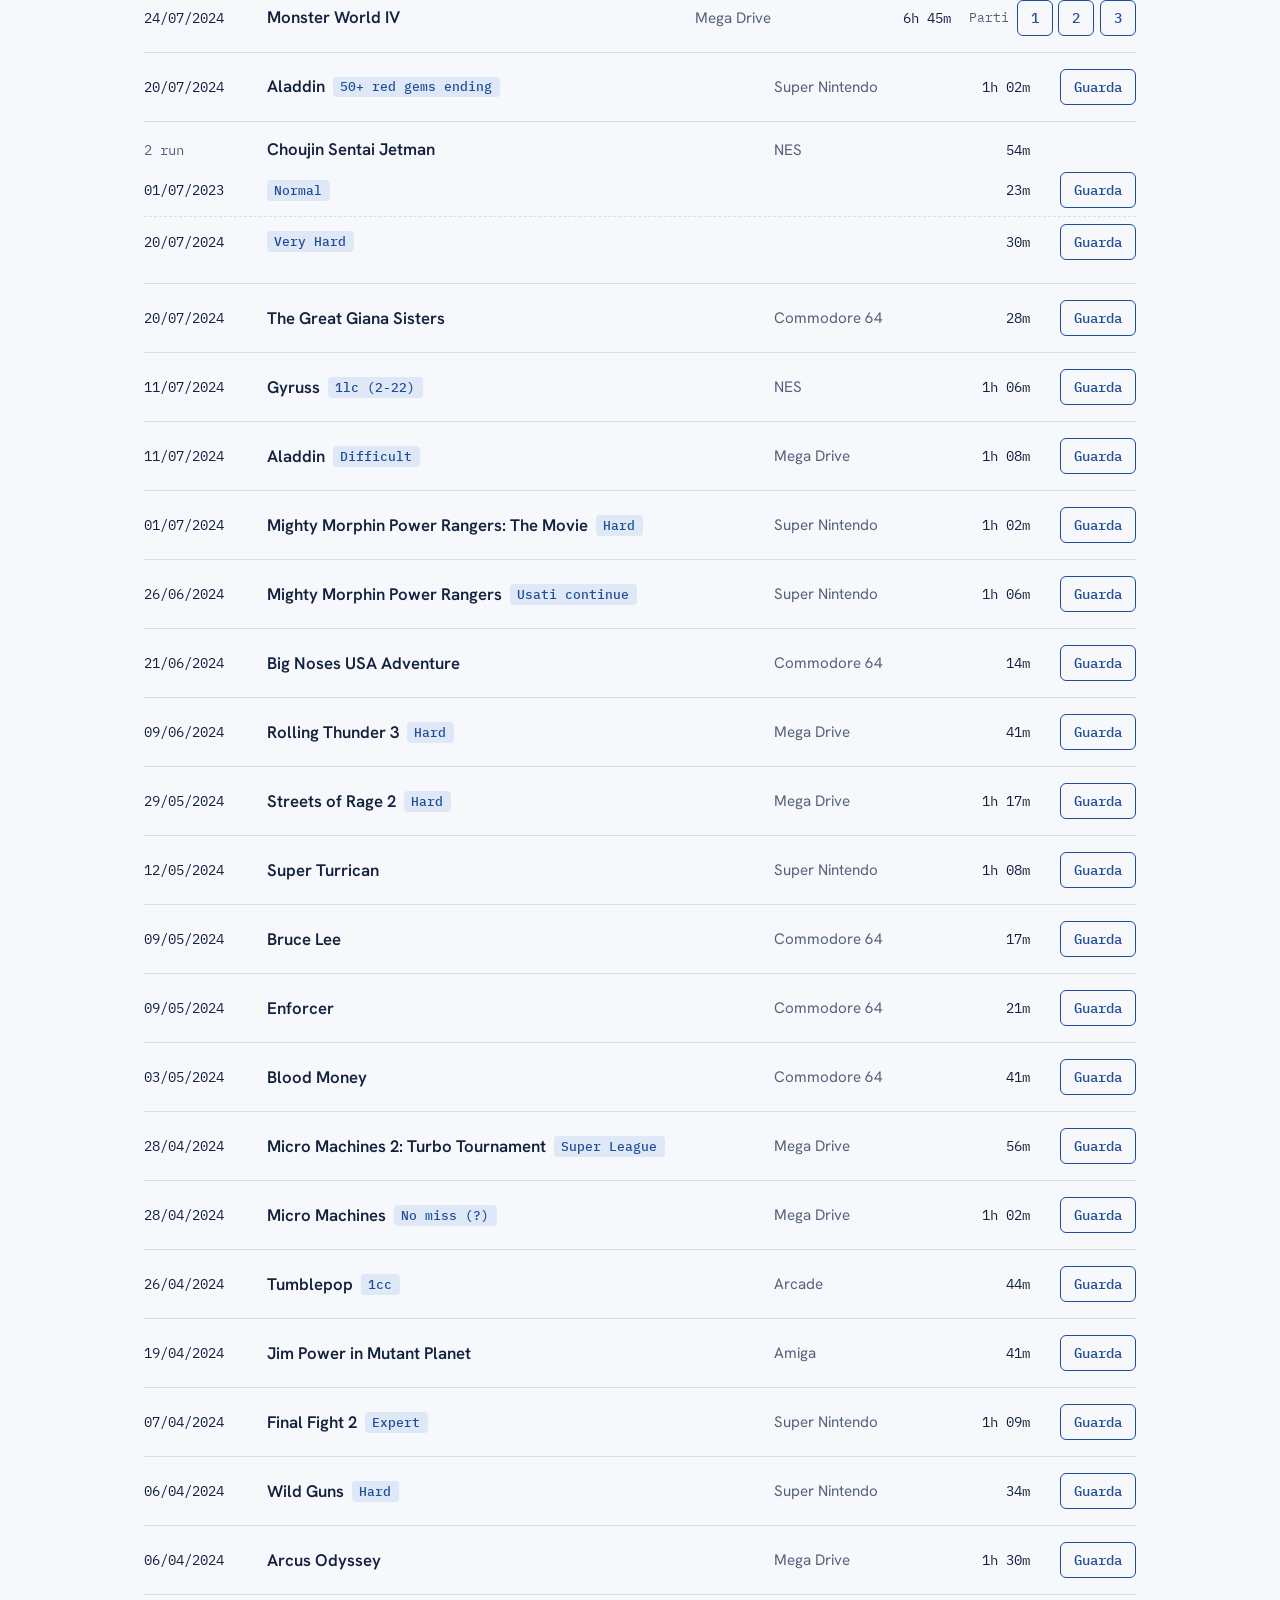
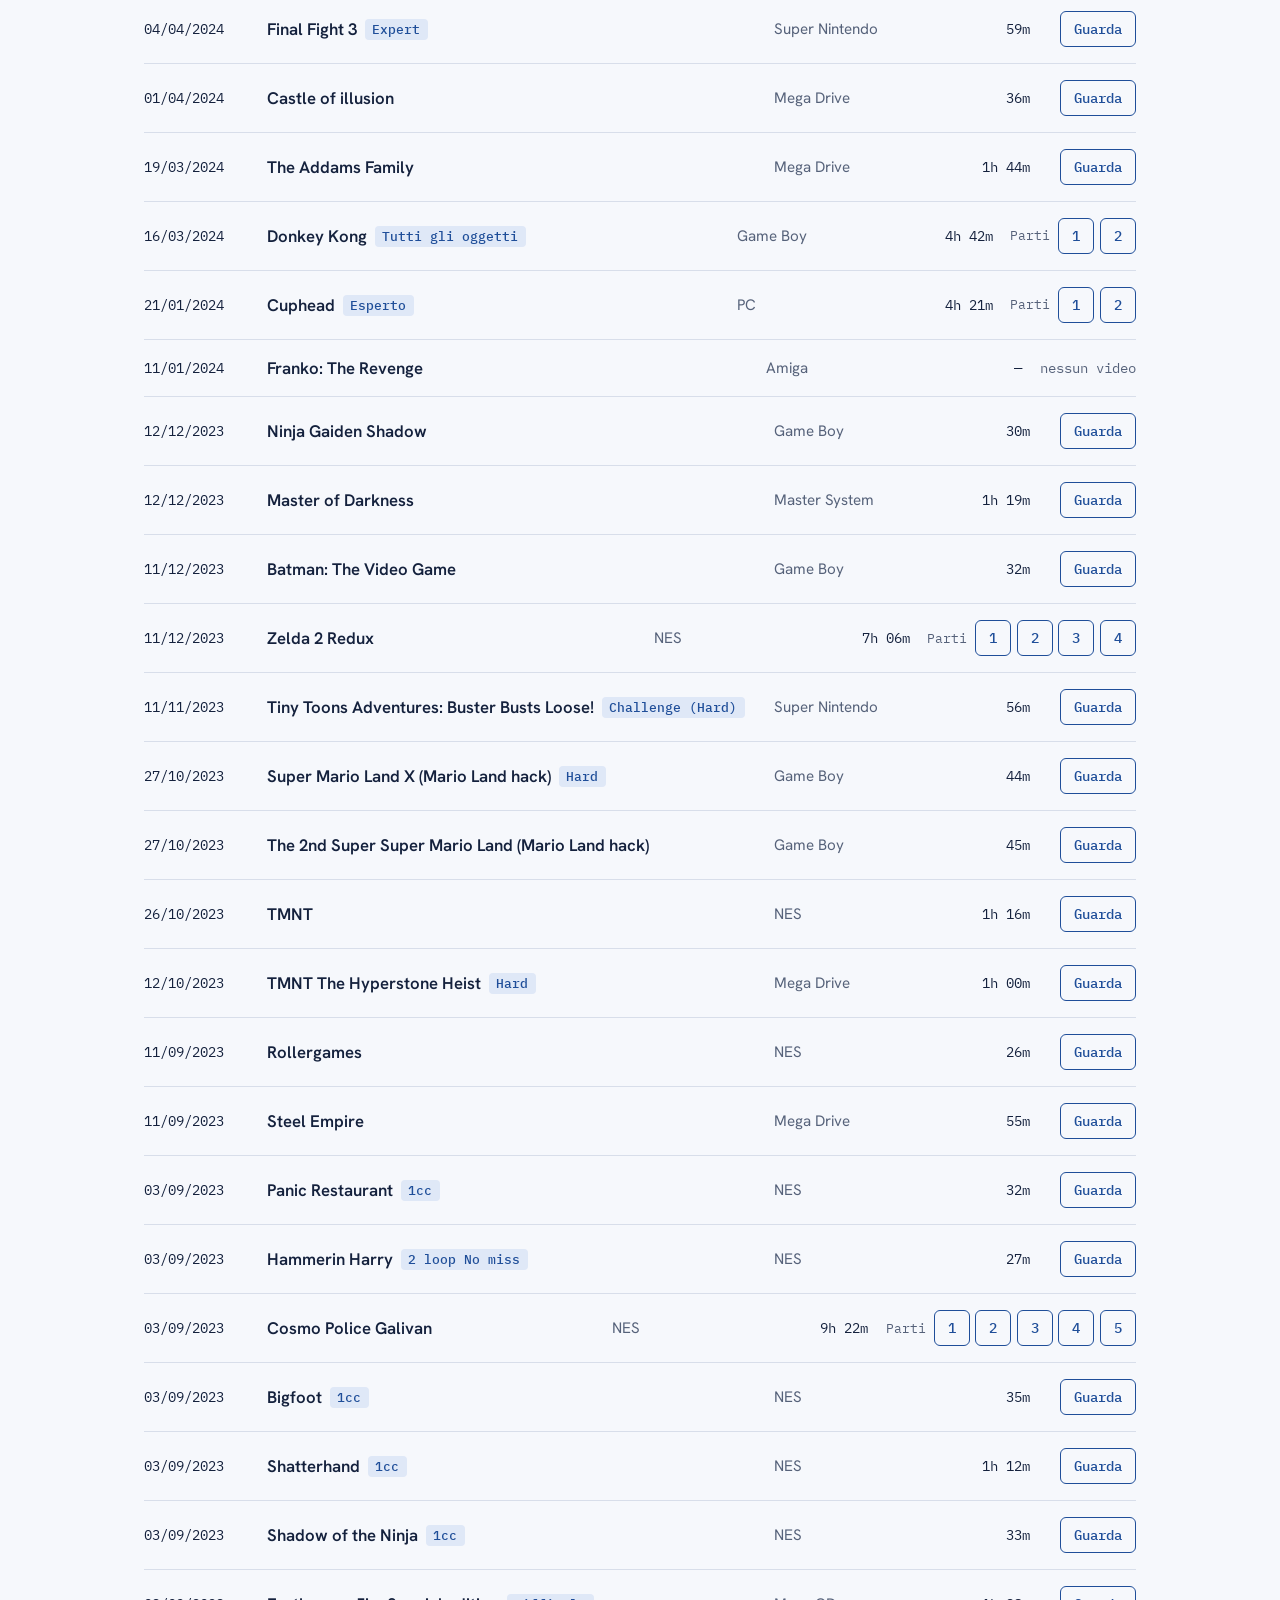
<file: giochi/index.html>
<!doctype html>
<html lang="it">
<head>
<meta charset="utf-8">
<meta name="viewport" content="width=device-width, initial-scale=1, viewport-fit=cover">
<title>Giochi finiti in live · Linobob</title>
<meta name="description" content="Tutti i giochi completati in diretta su Twitch, con piattaforma, durata e video.">
<link rel="icon" href="data:image/svg+xml,%3Csvg xmlns='http://www.w3.org/2000/svg' viewBox='0 0 32 32'%3E%3Cpath d='M16 9c-7 0-11 5-11 11s5 9 11 9 11-3 11-9-4-11-11-11z' fill='%23F7A072'/%3E%3Cpath d='M16 10c-2 3-2 8 0 12' stroke='%23E07A5F' stroke-width='1.6' fill='none' stroke-linecap='round'/%3E%3Cpath d='M16 9c1-4 5-6 9-5-1 4-5 6-9 5z' fill='%236E9A5B'/%3E%3C/svg%3E">
<link rel="preconnect" href="https://fonts.googleapis.com">
<link rel="preconnect" href="https://fonts.gstatic.com" crossorigin>
<link rel="stylesheet" href="https://fonts.googleapis.com/css2?family=Chakra+Petch:wght@600;700&family=Hanken+Grotesk:wght@400;500;600&family=IBM+Plex+Mono:wght@400;500&display=swap">
<link rel="stylesheet" href="../assets/base.css">
<style>
.wrap { max-width: 62rem; }

/* Intestazione con totali e grafico per anno (che funziona anche da filtro) */
.head { display: grid; grid-template-columns: minmax(0, 1fr) minmax(0, 21rem); gap: 2rem 3rem; align-items: end; padding-top: 2.5rem; }
h1 { font-size: clamp(2.4rem, 9vw, 3.8rem); line-height: 1; }
.lead { margin-top: 1rem; color: var(--muted); font-size: 1.05rem; }
.stats { display: flex; flex-wrap: wrap; gap: 1.1rem 2.4rem; margin: 1.6rem 0 0; }
.stat b { display: block; font: 700 2.1rem/1 var(--display); color: var(--accent); font-variant-numeric: tabular-nums; }
.stat span { display: block; margin-top: 0.4rem; }
.last { margin: 1.1rem 0 0; font: 400 0.85rem var(--mono); }
.chart-label { margin: 0 0 0.6rem; }
.years { display: flex; align-items: flex-end; gap: 0.5rem; }
.years button {
  flex: 1 1 0; min-width: 0;
  display: flex; flex-direction: column; align-items: stretch; justify-content: flex-end; gap: 0.3rem;
  background: none; border: 0; padding: 0; color: var(--fg); cursor: pointer; text-align: center;
  font: 500 0.8rem var(--mono);
}
.years .n { font-variant-numeric: tabular-nums; }
.years .bar { display: block; width: 100%; background: var(--accent); border-radius: 3px 3px 0 0; transition: background-color 0.15s; }
.years[data-sel] button:not([aria-pressed="true"]) .bar { background: var(--bar); }
.years button:hover .bar { background: var(--accent); }
.years button[aria-pressed="true"] .y { color: var(--accent); text-decoration: underline; text-underline-offset: 3px; }
.years .y { padding-bottom: 0.15rem; }

/* Ricerca, ordinamento, piattaforme */
.tools { display: flex; flex-wrap: wrap; gap: 0.7rem; margin-top: 2.4rem; }
.tools input, .tools select {
  background: var(--bg); color: var(--fg);
  border: 1px solid var(--line); border-radius: 8px;
  padding: 0.6rem 0.8rem; font-size: 16px; min-height: 46px;
}
.tools input { flex: 1 1 14rem; min-width: 0; }
.tools select { flex: 0 1 12rem; min-width: 0; }
.tools input::placeholder { color: var(--muted); }
.chips { display: flex; gap: 0.45rem; margin-top: 0.9rem; overflow-x: auto; padding-bottom: 0.5rem; scrollbar-width: thin; }
.chip {
  flex: none; white-space: nowrap; cursor: pointer;
  background: transparent; color: var(--chip);
  border: 1px solid var(--chip-line); border-radius: 999px;
  padding: 0.3rem 0.8rem; font-size: 0.9rem; min-height: 36px;
}
.chip i { font: 400 0.8rem var(--mono); font-style: normal; color: var(--muted); margin-left: 0.35rem; }
.chip:hover { border-color: var(--chip); }
.chip[aria-pressed="true"] { background: var(--chip); border-color: var(--chip); color: var(--chip-ink); }
.chip[aria-pressed="true"] i { color: inherit; opacity: 0.85; }
@media (min-width: 761px) { .chips { flex-wrap: wrap; overflow: visible; } #plat { display: none; } }
/* Sul telefono i pulsanti diventano un menu a tendina accanto a "Ordina" */
@media (max-width: 760px) {
  .chips { display: none; }
  .tools select { flex: 1 1 9rem; }
}

/* Registro: una riga per gioco (data, titolo e nota, piattaforma, durata, video) */
.sum {
  display: flex; justify-content: space-between; align-items: baseline; gap: 1rem;
  margin-top: 1.4rem; padding-bottom: 0.6rem; border-bottom: 2px solid var(--fg);
  font: 500 0.85rem var(--mono);
}
.sum button, .empty button { background: none; border: 0; padding: 0.25rem 0; color: var(--accent); cursor: pointer; text-decoration: underline; text-underline-offset: 3px; font: inherit; }
.log { list-style: none; margin: 0; padding: 0; }
.row {
  display: grid;
  grid-template-columns: 6.6rem minmax(0, 1fr) 9.5rem 5.4rem minmax(5.5rem, auto);
  grid-template-areas: "d t p u l";
  gap: 0.35rem 1.1rem; align-items: center;
  padding: 1rem 0; border-bottom: 1px solid var(--line);
}
.d { grid-area: d; font: 400 0.875rem var(--mono); font-variant-numeric: tabular-nums; }
.t { grid-area: t; min-width: 0; font: 600 1.05rem/1.35 var(--body); overflow-wrap: anywhere; }
.note { display: inline-block; margin-left: 0.5rem; padding: 0.05rem 0.45rem; border-radius: 4px; background: var(--accent-soft); color: var(--accent-soft-ink); font: 500 0.8rem/1.5 var(--mono); vertical-align: 0.08em; overflow-wrap: anywhere; }
.p { grid-area: p; font-size: 0.95rem; color: var(--muted); min-width: 0; }
.u { grid-area: u; text-align: right; font: 400 0.875rem var(--mono); font-variant-numeric: tabular-nums; }
.l { grid-area: l; display: flex; flex-wrap: wrap; gap: 0.35rem; justify-content: flex-end; }
.parts { display: inline-flex; flex-wrap: wrap; gap: 0.35rem; align-items: center; justify-content: flex-end; }
.plabel { font: 400 0.8rem var(--mono); color: var(--muted); margin-right: 0.15rem; }
.btn {
  display: inline-flex; align-items: center; justify-content: center;
  min-height: 36px; min-width: 36px; padding: 0 0.8rem;
  border: 1px solid var(--accent); border-radius: 6px;
  color: var(--accent); text-decoration: none; font: 500 0.85rem var(--mono);
}
.btn:hover { background: var(--accent); color: var(--accent-ink); }
.parts .btn { padding: 0 0.45rem; }
.nolink { font: 400 0.85rem var(--mono); color: var(--muted); }

/* Più run dello stesso gioco (stesso titolo e piattaforma): una riga per il gioco, sotto una riga per run */
.grp { grid-template-areas: "d t p u l" "r r r r r"; row-gap: 0.2rem; }
.grp > .d { color: var(--muted); }
.runs { grid-area: r; list-style: none; margin: 0; padding: 0; }
.run {
  display: grid; grid-template-columns: 6.6rem minmax(0, 1fr) 9.5rem 5.4rem minmax(5.5rem, auto);
  grid-template-areas: "d t . u l"; gap: 0.35rem 1.1rem; align-items: center; padding: 0.45rem 0;
}
.run + .run { border-top: 1px dashed var(--line); }
.run .t { font: inherit; }
.run .note { margin-left: 0; }
/* Distintivo Mastery di RetroAchievements: colori dei tasti delle piattaforme */
.ra { display: inline-block; margin-left: 0.5rem; padding: 0.05rem 0.45rem; border-radius: 4px; background: var(--chip); color: var(--chip-ink); font: 600 0.8rem/1.5 var(--mono); vertical-align: 0.08em; text-decoration: none; white-space: nowrap; }
a.ra:hover { text-decoration: underline; }
.run .note + .ra { margin-left: 0.4rem; }
.run .t > .ra:first-child { margin-left: 0; }
.empty { padding: 2.5rem 0; color: var(--muted); }

/* Telefono: ogni gioco è una scheda separata */
@media (max-width: 760px) {
  .head { grid-template-columns: minmax(0, 1fr); }
  .sum { border-bottom: 0; padding-bottom: 0; }
  .log { display: grid; gap: 0.7rem; margin-top: 0.8rem; }
  .row {
    grid-template-columns: auto minmax(0, 1fr) auto;
    grid-template-areas: "t t t" "d p u" "l l l";
    align-items: baseline; gap: 0.5rem 0.8rem;
    padding: 0.9rem 1rem; border: 1px solid var(--line); border-left: 4px solid var(--detail); border-radius: 10px;
  }
  .l, .parts { justify-content: flex-start; }
  .l { margin-top: 0.2rem; }
  .grp { grid-template-areas: "t t t" "d p u" "r r r"; }
  .runs { margin-top: 0.3rem; border-top: 1px solid var(--line); }
  .run { grid-template-columns: auto minmax(0, 1fr) auto; grid-template-areas: "d t u" "l l l"; align-items: baseline; gap: 0.4rem 0.8rem; padding: 0.7rem 0 0.2rem; }
}
@media (prefers-reduced-motion: reduce) { .years .bar { transition: none; } }
</style>
</head>
<body>
<div class="wrap">
  <div class="top">
    <a class="brand" href="../">
      <svg viewBox="0 0 32 32" aria-hidden="true">
        <path d="M16 9c-7 0-11 5-11 11s5 9 11 9 11-3 11-9-4-11-11-11z" fill="var(--peach)"/>
        <path d="M16 10c-2 3-2 8 0 12" stroke="var(--peach-deep)" stroke-width="1.6" fill="none" stroke-linecap="round"/>
        <path d="M16 9c1-4 5-6 9-5-1 4-5 6-9 5z" fill="var(--leaf)"/>
      </svg>
      Linobob
    </a>
    <nav aria-label="Sito">
      <a href="./" aria-current="page">Giochi finiti</a>
      <a href="https://www.twitch.tv/lino_bob" target="_blank" rel="noopener">twitch.tv/lino_bob</a>
    </nav>
  </div>

  <header class="head">
    <div>
      <p class="kicker">Registro delle live</p>
      <h1>Giochi finiti in live</h1>
      <p class="lead">Ogni gioco completato in diretta su Twitch, con il video della partita.</p>
      <dl class="stats" id="stats"></dl>
      <p class="last" id="last"></p>
    </div>
    <div>
      <p class="label chart-label" id="chart-label">Run per anno</p>
      <div class="years" id="years" role="group" aria-labelledby="chart-label"></div>
    </div>
  </header>

  <div class="tools">
    <input id="q" type="search" placeholder="Cerca un gioco, una piattaforma, una nota" aria-label="Cerca" autocomplete="off">
    <select id="ord" aria-label="Ordina">
      <option value="recenti">Più recenti</option>
      <option value="vecchi">Meno recenti</option>
      <option value="lunghi">Più lunghi</option>
      <option value="brevi">Più brevi</option>
      <option value="titolo">Titolo A-Z</option>
    </select>
    <select id="plat" aria-label="Piattaforma"></select>
  </div>
  <div class="chips" id="chips" role="group" aria-label="Piattaforma"></div>

  <div class="sum">
    <span id="sum" aria-live="polite">Caricamento della lista…</span>
    <button id="reset" type="button" hidden>Azzera filtri</button>
  </div>
  <ul class="log" id="list"></ul>

  <footer class="foot">
    <a href="../">Torna alla home</a>
  </footer>
</div>

<script>
/* I dati stanno in giochi.json, nella stessa cartella. Questa pagina non va modificata
   per aggiungere un gioco: basta aggiungere una voce al file JSON. */
(function () {
  const $ = id => document.getElementById(id);
  const esc = s => String(s).replace(/[&<>"']/g, c => ({ '&': '&amp;', '<': '&lt;', '>': '&gt;', '"': '&quot;', "'": '&#39;' }[c]));
  const norm = s => s.normalize('NFD').replace(/[̀-ͯ]/g, '').toLowerCase();

  // "1h 4m 22s" -> secondi; stringa vuota -> null
  function parseDurata(s) {
    if (!s) return null;
    const m = /^\s*(?:(\d+)h)?\s*(?:(\d+)m)?\s*(?:(\d+)s)?\s*$/.exec(s);
    if (!m || !(m[1] || m[2] || m[3])) return null;
    return (+m[1] || 0) * 3600 + (+m[2] || 0) * 60 + (+m[3] || 0);
  }
  const fmtData = iso => { const p = iso.split('-'); return p[2] + '/' + p[1] + '/' + p[0]; };
  const fmtDur = s => {
    if (s == null) return '—';
    const h = Math.floor(s / 3600), m = Math.floor(s % 3600 / 60), sec = s % 60;
    if (h) return h + 'h ' + String(m).padStart(2, '0') + 'm';
    return s < 600 ? m + 'm ' + String(sec).padStart(2, '0') + 's' : m + 'm';
  };
  const fmtTot = s => Math.floor(s / 3600) + ' h ' + Math.round(s % 3600 / 60) + ' min';
  const isPlaylist = u => /[?&]list=|\/playlist/.test(u);

  const sorters = {
    recenti: (a, b) => b.data.localeCompare(a.data) || b.i - a.i,
    vecchi: (a, b) => a.data.localeCompare(b.data) || a.i - b.i,
    lunghi: (a, b) => (b.sec || 0) - (a.sec || 0),
    brevi: (a, b) => (a.sec == null) - (b.sec == null) || (a.sec || 0) - (b.sec || 0),
    titolo: (a, b) => a.titolo.localeCompare(b.titolo, 'it', { sensitivity: 'base' })
  };

  function start(DATA) {
    const nomi = new Map(DATA.piattaforme.map(p => [p.sigla, p.nome]));
    const games = DATA.giochi.map((g, i) => Object.assign({}, g, {
      i,
      link: g.link || [],
      sec: parseDurata(g.durata),
      anno: g.data.slice(0, 4),
      chiave: norm([g.titolo, g.nota || '', g.mastery ? 'mastery retroachievements' : '', g.piattaforma, nomi.get(g.piattaforma) || ''].join(' '))
    }));
    const state = { q: '', plat: '', anno: '', ord: 'recenti' };

    const totSec = games.reduce((t, g) => t + (g.sec || 0), 0);
    const piattUsate = new Set(games.map(g => g.piattaforma));
    $('stats').innerHTML =
      '<div class="stat"><b>' + games.length + '</b><span class="label">run</span></div>' +
      '<div class="stat"><b>' + Math.round(totSec / 3600) + '</b><span class="label">ore di live</span></div>' +
      '<div class="stat"><b>' + piattUsate.size + '</b><span class="label">piattaforme</span></div>';
    const ultimo = games.reduce((a, g) => g.data > a ? g.data : a, '');
    // Giochi diversi: stesso titolo e stessa piattaforma contano una volta sola, come nei gruppi della lista
    const diversi = new Set(games.map(g => norm(g.titolo) + '|' + g.piattaforma)).size;
    if (ultimo) $('last').textContent = diversi + ' giochi diversi · Ultimo gioco finito il ' + fmtData(ultimo);

    const perAnno = {};
    games.forEach(g => { perAnno[g.anno] = (perAnno[g.anno] || 0) + 1; });
    const anni = Object.keys(perAnno).sort();
    const maxAnno = Math.max.apply(null, anni.map(a => perAnno[a]));
    $('years').innerHTML = anni.map(a =>
      '<button type="button" data-y="' + a + '" aria-pressed="false" aria-label="' + a + ': ' + perAnno[a] + ' run">' +
      '<span class="n">' + perAnno[a] + '</span>' +
      '<span class="bar" style="height:' + Math.max(4, Math.round(perAnno[a] / maxAnno * 84)) + 'px"></span>' +
      '<span class="y">' + a + '</span></button>'
    ).join('');

    const perPlat = {};
    games.forEach(g => { perPlat[g.piattaforma] = (perPlat[g.piattaforma] || 0) + 1; });
    const ordPlat = Object.keys(perPlat).sort((a, b) => perPlat[b] - perPlat[a]);
    const chip = (val, label, n) =>
      '<button type="button" class="chip" data-p="' + esc(val) + '" aria-pressed="false">' + esc(label) + '<i>' + n + '</i></button>';
    $('chips').innerHTML = chip('', 'Tutte', games.length) + ordPlat.map(s => chip(s, nomi.get(s) || s, perPlat[s])).join('');
    const opt = (val, label, n) => '<option value="' + esc(val) + '">' + esc(label) + ' (' + n + ')</option>';
    $('plat').innerHTML = opt('', 'Tutte', games.length) + ordPlat.map(s => opt(s, nomi.get(s) || s, perPlat[s])).join('');

    // Mastery: true = distintivo senza link, altrimenti il link alla pagina di RetroAchievements
    const raHtml = g => !g.mastery ? '' : g.mastery === true
      ? '<span class="ra" title="Tutti gli achievement su RetroAchievements">Mastery RA</span>'
      : '<a class="ra" href="' + esc(g.mastery) + '" target="_blank" rel="noopener noreferrer" title="Tutti gli achievement su RetroAchievements" aria-label="Mastery su RetroAchievements: pagina del gioco">Mastery RA</a>';
    function linksHtml(g) {
      if (!g.link.length) return '<span class="nolink">nessun video</span>';
      const nome = g.titolo + (g.nota ? ' (' + g.nota + ')' : '');
      if (g.link.length === 1) {
        const u = g.link[0];
        return '<a class="btn" href="' + esc(u) + '" target="_blank" rel="noopener" aria-label="Guarda ' + esc(nome) + '">' + (isPlaylist(u) ? 'Playlist' : 'Guarda') + '</a>';
      }
      return '<span class="parts"><span class="plabel">Parti</span>' + g.link.map((u, k) =>
        '<a class="btn" href="' + esc(u) + '" target="_blank" rel="noopener" aria-label="Guarda ' + esc(nome) + ', ' + (isPlaylist(u) ? 'playlist' : 'parte ' + (k + 1)) + '">' + (isPlaylist(u) ? 'Playlist' : (k + 1)) + '</a>'
      ).join('') + '</span>';
    }
    const rowHtml = g => '<li class="row">' +
      '<span class="d">' + fmtData(g.data) + '</span>' +
      '<span class="t">' + esc(g.titolo) + (g.nota ? '<span class="note">' + esc(g.nota) + '</span>' : '') + raHtml(g) + '</span>' +
      '<span class="p">' + esc(nomi.get(g.piattaforma) || g.piattaforma) + '</span>' +
      '<span class="u">' + fmtDur(g.sec) + '</span>' +
      '<span class="l">' + linksHtml(g) + '</span></li>';

    // Gruppo: le run dello stesso gioco, in ordine di data
    const grpHtml = rs => {
      const tot = rs.some(g => g.sec != null) ? rs.reduce((t, g) => t + (g.sec || 0), 0) : null;
      return '<li class="row grp">' +
        '<span class="d">' + rs.length + ' run</span>' +
        '<span class="t">' + esc(rs[0].titolo) + '</span>' +
        '<span class="p">' + esc(nomi.get(rs[0].piattaforma) || rs[0].piattaforma) + '</span>' +
        '<span class="u" title="Durata totale">' + fmtDur(tot) + '</span>' +
        '<ol class="runs">' + rs.map(g => '<li class="run">' +
          '<span class="d">' + fmtData(g.data) + '</span>' +
          '<span class="t">' + (g.nota ? '<span class="note">' + esc(g.nota) + '</span>' : '') + raHtml(g) + '</span>' +
          '<span class="u">' + fmtDur(g.sec) + '</span>' +
          '<span class="l">' + linksHtml(g) + '</span></li>').join('') +
        '</ol></li>';
    };
    // Per ordinare un gruppo: run più recente / meno recente, durata totale, titolo
    const totSecOf = rs => rs.reduce((t, g) => t + (g.sec || 0), 0);
    const repr = rs => ({
      titolo: rs[0].titolo,
      data: state.ord === 'vecchi' ? rs[0].data : rs[rs.length - 1].data,
      i: state.ord === 'vecchi' ? rs[0].i : rs[rs.length - 1].i,
      sec: rs.some(g => g.sec != null) ? totSecOf(rs) : null
    });

    function update() {
      const terms = norm(state.q).split(/\s+/).filter(Boolean);
      const res = games.filter(g =>
        (!state.plat || g.piattaforma === state.plat) &&
        (!state.anno || g.anno === state.anno) &&
        terms.every(t => g.chiave.indexOf(t) !== -1)
      );
      const gruppi = new Map();
      res.slice().sort(sorters.vecchi).forEach(g => {
        const k = norm(g.titolo) + '|' + g.piattaforma;
        if (!gruppi.has(k)) gruppi.set(k, []);
        gruppi.get(k).push(g);
      });
      const voci = Array.from(gruppi.values()).sort((a, b) => sorters[state.ord](repr(a), repr(b)));

      $('list').innerHTML = voci.length
        ? voci.map(rs => rs.length === 1 ? rowHtml(rs[0]) : grpHtml(rs)).join('')
        : '<li class="empty">Nessun gioco corrisponde a questa ricerca. <button type="button" data-reset>Azzera i filtri</button></li>';
      const tot = res.reduce((t, g) => t + (g.sec || 0), 0);
      $('sum').textContent = voci.length + (voci.length === 1 ? ' gioco' : ' giochi') + ' · ' + res.length + ' run · ' + fmtTot(tot);
      $('reset').hidden = !(state.q || state.plat || state.anno);
      $('plat').value = state.plat;
      document.querySelectorAll('#chips .chip').forEach(b => b.setAttribute('aria-pressed', String(b.dataset.p === state.plat)));
      document.querySelectorAll('#years button').forEach(b => b.setAttribute('aria-pressed', String(b.dataset.y === state.anno)));
      $('years').toggleAttribute('data-sel', !!state.anno);
    }
    function azzera() { state.q = ''; state.plat = ''; state.anno = ''; $('q').value = ''; update(); }

    $('q').addEventListener('input', e => { state.q = e.target.value; update(); });
    $('ord').addEventListener('change', e => { state.ord = e.target.value; update(); });
    $('plat').addEventListener('change', e => { state.plat = e.target.value; update(); });
    $('chips').addEventListener('click', e => { const b = e.target.closest('button[data-p]'); if (b) { state.plat = b.dataset.p; update(); } });
    $('years').addEventListener('click', e => { const b = e.target.closest('button[data-y]'); if (b) { state.anno = state.anno === b.dataset.y ? '' : b.dataset.y; update(); } });
    $('reset').addEventListener('click', azzera);
    $('list').addEventListener('click', e => { if (e.target.closest('[data-reset]')) azzera(); });
    update();
  }

  fetch('giochi.json', { cache: 'no-cache' })
    .then(r => { if (!r.ok) throw new Error('HTTP ' + r.status); return r.json(); })
    .then(start)
    .catch(err => {
      $('sum').textContent = 'Non riesco a caricare la lista dei giochi (' + err.message + ').';
      if (location.protocol === 'file:') {
        $('list').innerHTML = '<li class="empty">Aperta come file locale, la pagina non può leggere giochi.json. Avvia un server nella cartella del sito con <code>python3 -m http.server</code> e apri http://localhost:8000/giochi/.</li>';
      }
    });
})();
</script>
</body>
</html>
</file>
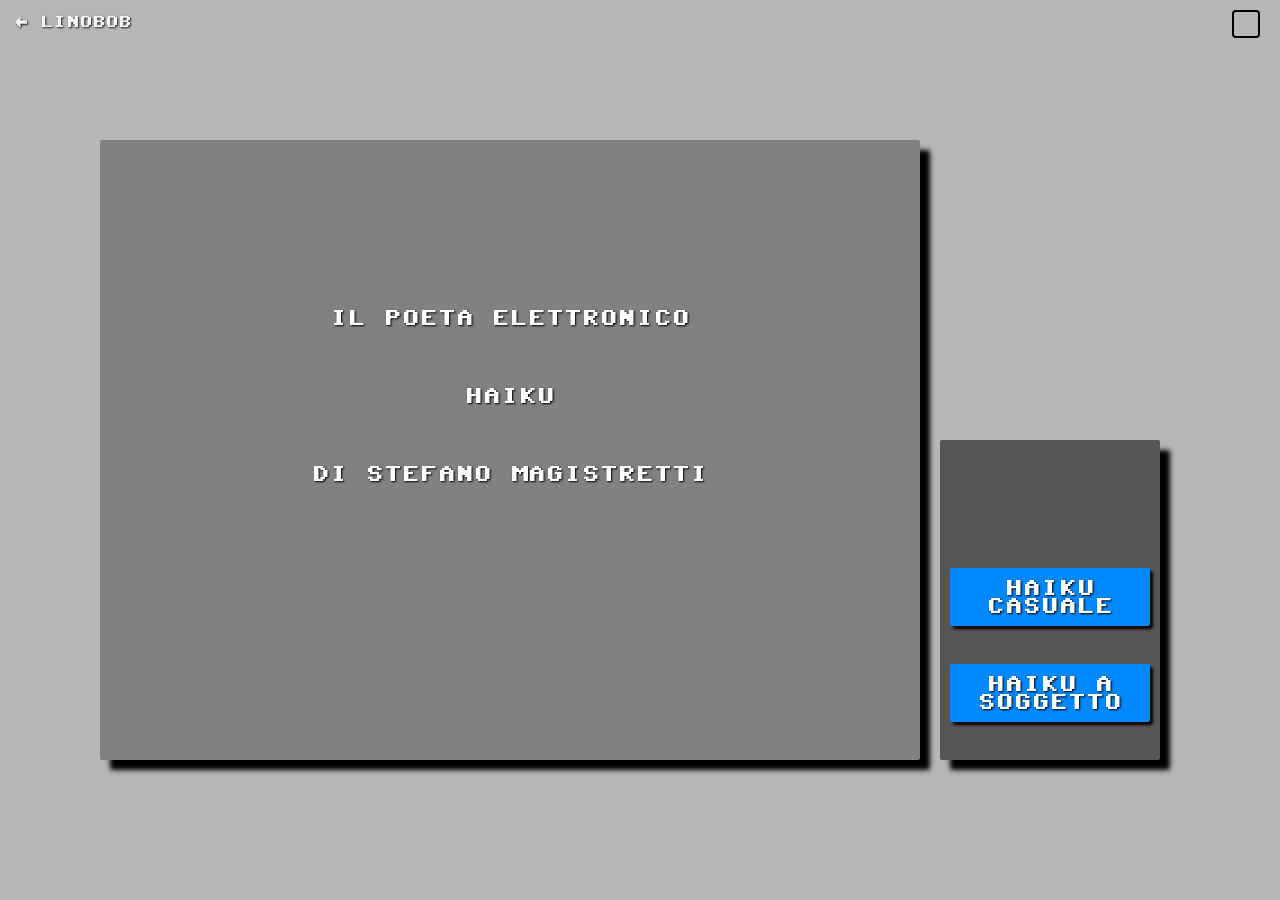
<file: progetti/poeta-elettronico/index.html>
<!DOCTYPE html>
<html lang="it">
  <head>
    <meta charset="UTF-8" />
    <meta name="viewport" content="width=device-width, initial-scale=1.0" />
    <title>Il poeta elettronico</title>
    <link rel="stylesheet" href="haiku.css">
  </head>
  <body onload="haiku.display_main_menu()">
    <script>
      // ---------------------------------------------------------------
      // STAMPA: disegna l'haiku visualizzato in #screen su un canvas
      // (stessi colori, font C64 e ombra del div) e mostra un'anteprima
      // con i pulsanti per salvarlo come PNG o condividerlo.
      // ---------------------------------------------------------------
      let stampaBlob = null;
      let stampaUrl = null;

      async function take_haiku_screenshot() {
        const versi = Array.from(document.querySelectorAll('#screen h1.text'))
          .map((h) => h.textContent.trim())
          .filter((v) => v.length > 0);
        if (versi.length === 0) return;

        // Il font deve essere caricato prima di poterlo usare nel canvas
        try { await document.fonts.load('40px c64'); } catch (e) {}

        const W = 1600, H = 1200;                  // 800x600 a doppia risoluzione
        const canvas = document.createElement('canvas');
        canvas.width = W;
        canvas.height = H;
        const ctx = canvas.getContext('2d');

        ctx.fillStyle = 'rgb(129, 129, 129)';
        ctx.fillRect(0, 0, W, H);

        // Dimensione del testo: 40px, ridotta se un verso non ci sta
        let size = 40;
        ctx.font = size + 'px c64, monospace';
        const larghezzaMax = Math.max(...versi.map((v) => ctx.measureText(v).width));
        if (larghezzaMax > W * 0.88) {
          size = Math.floor(size * (W * 0.88) / larghezzaMax);
          ctx.font = size + 'px c64, monospace';
        }

        ctx.textAlign = 'center';
        ctx.textBaseline = 'middle';
        ctx.fillStyle = 'white';
        ctx.shadowColor = 'black';
        ctx.shadowOffsetX = 2;
        ctx.shadowOffsetY = 2;
        ctx.shadowBlur = 4;

        const passo = size * 3.9;                  // distanza tra i versi, come a schermo
        const y0 = H / 2 - passo * (versi.length - 1) / 2;
        versi.forEach((v, i) => ctx.fillText(v, W / 2, y0 + i * passo));

        canvas.toBlob((blob) => {
          stampaBlob = blob;
          if (stampaUrl) URL.revokeObjectURL(stampaUrl);
          stampaUrl = URL.createObjectURL(blob);
          document.getElementById('stampa-img').src = stampaUrl;

          // "Condividi" solo dove il browser sa condividere file (telefoni)
          const file = new File([blob], nome_file_haiku(), { type: 'image/png' });
          const puoCondividere = !!(navigator.canShare && navigator.canShare({ files: [file] }));
          document.getElementById('stampa-condividi').hidden = !puoCondividere;

          document.getElementById('stampa-overlay').hidden = false;
        }, 'image/png');
      }

      function nome_file_haiku() {
        const d = new Date();
        const z = (n) => String(n).padStart(2, '0');
        return 'haiku-' + d.getFullYear() + z(d.getMonth() + 1) + z(d.getDate()) +
               '-' + z(d.getHours()) + z(d.getMinutes()) + z(d.getSeconds()) + '.png';
      }

      function salva_haiku() {
        if (!stampaUrl) return;
        const a = document.createElement('a');
        a.href = stampaUrl;
        a.download = nome_file_haiku();
        document.body.appendChild(a);
        a.click();
        a.remove();
      }

      async function condividi_haiku() {
        if (!stampaBlob) return;
        const file = new File([stampaBlob], nome_file_haiku(), { type: 'image/png' });
        try {
          await navigator.share({ files: [file], title: 'Il poeta elettronico' });
        } catch (e) {
          if (e.name !== 'AbortError') salva_haiku();   // se fallisce, scarica
        }
      }

      function chiudi_stampa() {
        document.getElementById('stampa-overlay').hidden = true;
      }

      document.addEventListener('keydown', (e) => {
        if (e.key === 'Escape') chiudi_stampa();
      });
    </script>
    <script type="module">import * as haiku from './__target__/haiku.js'; window.haiku = haiku;</script>
    <a class="text torna" href="../../">&larr; LINOBOB</a>
    <div class="main">
      <div class="box" id="screen">
      </div>
      <div class="box" id="sidebar">
      </div>
    </div>
    <!-- <div class="checkbox-wrapper-32">
      <input type="checkbox" name="checkbox-32" id="checkbox-32" onclick="haiku.change_background_color()">
      <label for="checkbox-32"></label>
      <svg viewBox="0 0 100 100" xmlns="http://www.w3.org/2000/svg">
        <path d="M 10 10 L 90 90" stroke="#000" stroke-dasharray="113" stroke-dashoffset="113"></path>
        <path d="M 90 10 L 10 90" stroke="#000" stroke-dasharray="113" stroke-dashoffset="113"></path>
      </svg>
    </div> -->
    <div id="checkbox-wrapper-32">
    <label class="custom-checkbox">
        <input name="" type="checkbox" id="checkbox-32" onclick="haiku.change_background_color()">
        <span class="checkmark"></span>
    </label>
    </div>
    <div id="stampa-overlay" hidden onclick="if (event.target === this) chiudi_stampa()">
      <img id="stampa-img" alt="Haiku">
      <p class="text stampa-nota">SU TELEFONO PUOI ANCHE TENERE PREMUTO SULL'IMMAGINE</p>
      <div class="stampa-pulsanti">
        <button class="text" onclick="salva_haiku()">SALVA</button>
        <button class="text" id="stampa-condividi" onclick="condividi_haiku()" hidden>CONDIVIDI</button>
        <button class="text" onclick="chiudi_stampa()">CHIUDI</button>
      </div>
    </div>
  </body>
</html>
</file>
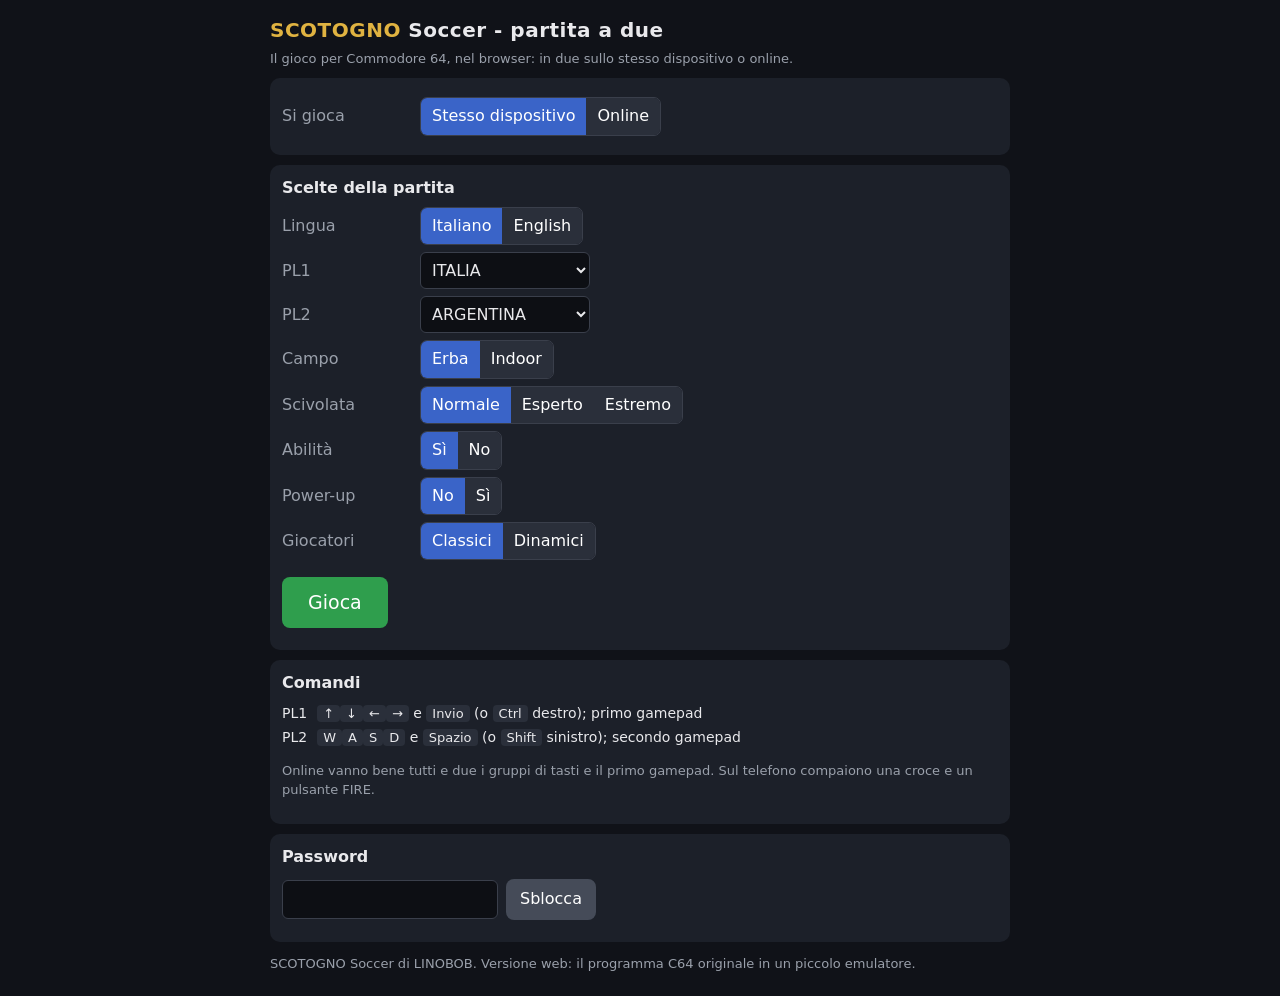
<file: progetti/scotogno-soccer/online/index.html>
<!DOCTYPE html>
<html lang="it">
<head>
<meta charset="utf-8">
<meta name="viewport" content="width=device-width, initial-scale=1, viewport-fit=cover">
<meta name="robots" content="noindex">
<title>SCOTOGNO Soccer - partita a due</title>
<style>
  :root { --bg:#101218; --pan:#1c2029; --tx:#e9e9ec; --dim:#9aa0ab; --acc:#e0b341; --ok:#4fc36b; --err:#e5534b; }
  * { box-sizing:border-box; }
  html, body { margin:0; background:var(--bg); color:var(--tx); font:16px/1.4 system-ui, sans-serif; }
  body { min-height:100vh; }
  main { max-width:760px; margin:0 auto; padding:10px; }
  h1 { font-size:20px; margin:6px 0; letter-spacing:.5px; }
  h1 b { color:var(--acc); }
  .sub { color:var(--dim); font-size:13px; margin-bottom:8px; }
  section { background:var(--pan); border-radius:10px; padding:12px; margin:10px 0; }
  h2 { font-size:16px; margin:0 0 8px; }
  .riga { display:flex; align-items:center; gap:8px; margin:7px 0; flex-wrap:wrap; }
  .riga > label { flex:0 0 130px; color:var(--dim); }
  select, input[type=password], input[type=text] { font:inherit; background:#0d0f14; color:var(--tx);
    border:1px solid #3a3f4b; border-radius:6px; padding:7px; min-width:170px; }
  .scelta { display:inline-flex; border:1px solid #3a3f4b; border-radius:7px; overflow:hidden; }
  .scelta button { margin:0; border-radius:0; background:#2a2f3a; padding:7px 11px; }
  .scelta button.on { background:#3a64c8; }
  button { font:inherit; padding:9px 14px; margin:3px 4px 3px 0; border:0; border-radius:8px; background:#3a64c8;
    color:#fff; cursor:pointer; }
  button.sec { background:#454b58; }
  button.big { font-size:19px; padding:12px 26px; background:#2f9e4d; }
  .nota { color:var(--dim); font-size:13px; }
  .err { color:var(--err); } .ok { color:var(--ok); }
  .hide { display:none !important; }
  #schermo { position:relative; background:#000; border-radius:6px; padding:14px 18px; }
  #tela { display:block; width:100%; aspect-ratio:320/192; image-rendering:pixelated; image-rendering:crisp-edges; }
  #sopra { position:absolute; inset:0; display:flex; align-items:center; justify-content:center; flex-direction:column;
    background:rgba(0,0,0,.72); text-align:center; padding:10px; }
  #sopra .grande { font-size:26px; font-weight:700; margin-bottom:6px; }
  #barra { display:flex; gap:6px; flex-wrap:wrap; margin-top:8px; }
  #tocco { display:flex; justify-content:space-between; align-items:center; margin-top:10px; user-select:none;
    -webkit-user-select:none; touch-action:none; }
  #croce { width:150px; height:150px; border-radius:50%; background:#232835; position:relative; touch-action:none; }
  #croce::before { content:""; position:absolute; inset:45px; border-radius:50%; background:#2e3443; }
  #fuoco { width:110px; height:110px; border-radius:50%; background:#a33; color:#fff; font-weight:700; font-size:18px;
    display:flex; align-items:center; justify-content:center; touch-action:none; }
  #fuoco.on { background:#e44; } #croce.on::before { background:#566; }
  table.tasti { border-collapse:collapse; font-size:14px; }
  table.tasti td { padding:2px 10px 2px 0; }
  textarea { width:100%; height:70px; background:#0d0f14; color:var(--tx); border:1px solid #3a3f4b; border-radius:6px;
    font:11px/1.3 ui-monospace, monospace; padding:6px; word-break:break-all; }
  #chatLista { height:140px; overflow-y:auto; background:#0d0f14; border:1px solid #3a3f4b; border-radius:6px; padding:6px;
    font-size:14px; margin-bottom:6px; }
  #chatLista div { margin:2px 0; word-wrap:break-word; } #chatLista .io { color:#9cc4ff; } #chatLista .lui { color:#ffd27a; }
  #chatLista .sis { color:var(--dim); font-style:italic; }
  .chatRiga { display:flex; gap:6px; } .chatRiga input { flex:1; min-width:0; }
  select:disabled, .scelta.ferma button { opacity:.55; pointer-events:none; }
  .pronto { font-weight:700; } .pronto.si { color:var(--ok); } .pronto.no { color:var(--dim); }
  #gioco #chatBox { margin-top:10px; }
  #barra select { min-width:0; padding:8px; }
  @media (min-width: 900px) {
    main.largo { max-width:1500px; }
    #gioco.lato { display:flex; gap:14px; align-items:stretch; }
    #gioco.lato.sinistra #chatGioco { order:-1; }
    #gioco.lato #colGioco { flex:1 1 auto; min-width:0; max-width:calc((100vh - 130px) * 320 / 192 + 36px); }
    #gioco.lato #chatGioco { flex:0 0 330px; display:flex; flex-direction:column; }
    #gioco.lato #chatBox { margin-top:0; flex:1; display:flex; flex-direction:column; background:var(--pan);
      border-radius:10px; padding:10px; }
    #gioco.lato #chatLista { flex:1; height:auto; min-height:120px; }
  }
  .codiceCorto { font:700 30px/1 ui-monospace, monospace; letter-spacing:6px; background:#0d0f14; border:1px solid #3a3f4b;
    border-radius:8px; padding:8px 14px; color:var(--acc); }
  #inCorto { font:700 22px/1.2 ui-monospace, monospace; letter-spacing:4px; text-transform:uppercase; width:9em; min-width:0; }
  details#manuale { margin-top:12px; } details#manuale summary { cursor:pointer; color:var(--dim); margin-bottom:6px; }
  kbd { background:#2a2f3a; border-radius:4px; padding:1px 6px; font-family:inherit; font-size:13px; }
</style>
</head>
<body>
<main>
  <h1><b>SCOTOGNO</b> Soccer <span data-t="titolo"></span></h1>
  <div class="sub" data-t="sottotitolo"></div>

  <div id="salaAttesa">
    <section>
      <div class="riga"><label data-t="modo"></label><span class="scelta" id="sModo"></span></div>
    </section>

    <section id="online" class="hide">
      <div class="riga"><label data-t="tuoNome"></label><input type="text" id="nome" maxlength="16" autocomplete="nickname"></div>
      <div id="collega">
        <h2 data-t="collegamento"></h2>
        <label class="riga"><input type="checkbox" id="stun" checked> <span data-t="usaStun"></span></label>
        <div id="corto">
          <div class="riga"><button id="bCreaCorto" data-t="creaCorto"></button>
            <span id="codiceCorto" class="codiceCorto hide"></span></div>
          <p class="nota hide" id="notaCorto" data-t="dettaCodice"></p>
          <div class="riga"><input type="text" id="inCorto" maxlength="7" autocomplete="off" autocapitalize="characters"
            spellcheck="false" placeholder="K7Q2M"><button id="bEntraCorto" data-t="entraCorto"></button></div>
        </div>
        <details id="manuale">
        <summary data-t="aMano"></summary>
        <div class="riga"><span class="scelta" id="sRuolo"></span></div>
        <div id="pCrea">
          <button id="bCrea" data-t="creaCodice"></button>
          <textarea id="tOffer" readonly></textarea>
          <button class="sec" id="cOffer" data-t="copia"></button><button class="sec" id="sOffer" data-t="condividi"></button>
          <p class="nota" data-t="incollaRisposta"></p>
          <textarea id="tAnswerIn"></textarea>
          <button id="bCollega" data-t="collegaBtn"></button>
        </div>
        <div id="pEntra" class="hide">
          <p class="nota" data-t="incollaCodice"></p>
          <textarea id="tOfferIn"></textarea>
          <button id="bRisp" data-t="rispondi"></button>
          <p class="nota" data-t="rimanda"></p>
          <textarea id="tAnswer" readonly></textarea>
          <button class="sec" id="cAnswer" data-t="copia"></button><button class="sec" id="sAnswer" data-t="condividi"></button>
        </div>
        </details>
      </div>
      <div id="collegati" class="hide">
        <h2 data-t="collegati"></h2>
        <div class="riga" id="ruoli"></div>
        <div class="riga nota" id="rete"></div>
        <div class="riga"><button class="sec" id="bScambia" data-t="scambia"></button><button class="sec" id="bScollega" data-t="scollega"></button></div>
      </div>
      <p class="nota" id="statoRete"></p>
    </section>

    <section>
      <h2 data-t="sala"></h2>
      <div class="riga"><label data-t="lingua"></label><span class="scelta" id="sLang"></span></div>
      <div class="riga"><label>PL1</label><select id="sP1"></select></div>
      <div class="riga"><label>PL2</label><select id="sP2"></select></div>
      <div class="riga"><label data-t="campo"></label><span class="scelta" id="sField"></span></div>
      <div class="riga"><label data-t="scivolata"></label><span class="scelta" id="sSlide"></span></div>
      <div class="riga"><label data-t="abilita"></label><span class="scelta" id="sAbil"></span></div>
      <div class="riga"><label data-t="powerup"></label><span class="scelta" id="sPu"></span></div>
      <div class="riga"><label data-t="giocatori"></label><span class="scelta" id="sSpr"></span></div>
      <div id="extra" class="hide">
        <div class="riga"><label data-t="battuta"></label><span class="scelta" id="sKick"></span></div>
        <div class="riga"><label data-t="scivnuova"></label><span class="scelta" id="sCopt"></span></div>
        <div class="riga"><label data-t="pallone"></label><span class="scelta" id="sBall"></span></div>
      </div>
      <div class="riga" style="margin-top:14px"><button class="big" id="bGioca" data-t="gioca"></button>
        <span id="pronti" class="nota"></span></div>
    </section>

    <section id="chatSala" class="hide"></section>

    <section>
      <h2 data-t="comandi"></h2>
      <table class="tasti">
        <tr><td>PL1</td><td data-t="tastiPL1"></td></tr>
        <tr><td>PL2</td><td data-t="tastiPL2"></td></tr>
      </table>
      <p class="nota" data-t="notaComandi"></p>
    </section>

    <section>
      <h2 data-t="segreti"></h2>
      <div class="riga"><input type="password" id="pw" autocomplete="off"><button class="sec" id="bPw" data-t="sblocca"></button></div>
      <div class="nota" id="pwStato"></div>
    </section>
  </div>

  <div id="gioco" class="hide">
   <div id="colGioco">
    <div id="schermo">
      <canvas id="tela" width="320" height="192"></canvas>
      <div id="sopra" class="hide"></div>
    </div>
    <div id="barra">
      <button class="sec" id="bEsci" data-t="esci"></button>
      <button class="sec" id="bAudio"></button>
      <button class="sec" id="bFull" data-t="schermoIntero"></button>
      <select id="sChat" class="hide" title="Chat"></select>
      <span class="nota" id="info" style="align-self:center"></span>
    </div>
    <div id="attesa" class="nota"></div>
    <div id="tocco" class="hide">
      <div id="croce"></div>
      <div id="fuoco">FIRE</div>
    </div>
   </div>
    <div id="chatGioco"></div>
  </div>
  <div id="chatBox" class="hide">
    <h2 data-t="chat"></h2>
    <div id="chatLista"></div>
    <div class="chatRiga"><input type="text" id="chatIn" maxlength="200" autocomplete="off"><button id="bChat" data-t="manda"></button></div>
  </div>
  <p class="nota" data-t="piede"></p>
</main>
<script>
const DATI = {"prg": "AQgLCAoAnjIwNjEAAAB4qTWFASDOJql/jQ3cjQ3drQ3crQ3dqWeN/v+pCY3//6lmjfr/qQmN+/+tAN0JA40A3an/[base64]/yuN/[base64]/UOKlG5XfJJNAFqYCNEtTJLNAKqUCNBNSpEI0L1MZ30A2pEI0E1KmAjQvUjRLUYM/[base64]/[base64]/[base64]/[base64]/4VbTEUSqQCFWoVbIPuVkANMRRKlVNAMpV7J//[base64]/0BylWMn/8AylWdAIIKaWhVpMRRKp/4VbIAybTEUSpVWFWiAiZaVXhVvJ/9AUpWfJAfAOpZPQCqWSyYKwBKkAhVsgnJWp/[base64]/hVpgpYfwAsaHpY/[base64]/JD9ALpYyFhKWNhYVMpBSiAKAApQQpAdACoP+lBCkC0AKgAaUEKQTQAqL/pQQpCNACogGGhISFIJFqqQCFNakEhTapYIU3qQOFOCDtFKVohYSlaYWFqQGFjqkMhYcgpAOpAIVghWFM1xOlMfAMyf/[base64]/5UiYDilIemKhTClIukA0AmlMMklsAOpAWCpAGClJdAJpSTJHJAJqQBgpSTJ3JADqQFgqQBgqQCFbYVupW/wB+Zt5m5MJBYg0RXwC6Vf8AfmbiDqFYVtqRCFLKkAhS2pKIUuqQGFL6Vt8BCpioUsqQCFLamuhS6pAIUvogAgcxapIIUsqQCFLanYhS6pAYUvpW7wEKkShSypAIUtqeaFLqkBhS+iA7UhxSy1IuUtsA+lLJUhpS2VIqkAlSBMphalLtUhpS/1IrAPpS6VIaUvlSKpAJUgTKYWYDipAPUmhTCpAPUnhTGlMcmAZjFmMKUwlSalMZUnYKUl0AmlJMkckAlMEhelJMnckDulUtApqUaFd6Ul0BKpAoVwpWPJCbAX5mMgyV9MBBepAYVwpWTJCbAF5mQg0F/mUqVSyVqQCiChqEwDCqVS0O5ghaCp/4UXhRipAI0h0KkBjSLQTMFqpROFMKUUhTFGMWYwRjFmMEYxZjClMIUVpRMpB0kHCRCFGaYWpRXVF/AWikkBqqUV1RfwCpUXhhYg/[base64]//+d//+9//+d//+9//+d//+9//+d///K0OVgOKWC5ROFMKWD5RSFMakAhU6lMfANyf/QEaUwyeyQC0woGaUwycCwAuZOGKUwaTeFTBilgGkYhT+lgWkAhUulhfAMMAWpAExZGakBTFkZpYQwBakCTFkZqQOFH6WL8AilHxhp2Exgi6IEpYbwCuaJpYlKSkopA6qlHyAEy0xgi6VjGGnNhWWlZBhpzYVmqQKFPCD7iyBxaqU/hRulTIUdpU2FHqVLCoUcIM0OIAOMIHFqIM0OpT+FT6VMhVClTYVRpUsKCgUchRylTvAGpTwJBIU8OKUk5ROFMKUl5RSFMaUx8A3J/9AcpTDJ+ZAWTPYZpTDJwLANGKUwaTeFO6U8CQGFPBilIWkYhT2lImkAKQEFHIUcTGikAAEAAqi4//nz7SchGxVPSUM9d3FrZZ+Zk43Hwbu17+nj3RcRCwU/OTMtZ2FbVY+Jg323saul39nTzQcB+/UvKSMdV1FLRX95c22noZuVz8nDvffx6+UfGRMNR0E7NW9pY12XkYuFv7mzrefh29UPCQP9NzErJV9ZU02HgXt1r6mjndfRy8X/+fPtJyEbFU9JQz13cWtln5mTjcfBu7Xv6ePdFxELBT85My1nYVtVj4mDfbexq6Xf2dPNBwH79S8pIx1XUUtFf3lzbaehm5XPycO99/Hr5R8ZEw1HQTs1b2ljXZeRi4W/ubOt5+Hb1Q8JA/[base64]/+fPtJyEbFU9JQz13cWtln5mTjcfBu7Xv6ePdFxELBT85My1nYVtVj4mDfbexq6Xf2dPNBwH79S8pIx1XUUtFf3lzbaehm5XPycO99/Hr5R8ZEw1HQTs1b2ljXZeRi4W/ubOt5+Hb1Q8JA/03MSslX1lTTYeBe3WvqaOd19HLxf/58+0nIRsVT0lDPXdxa2WfmZONx8G7te/p490XEQsFPzkzLWdhW1WPiYN9t7Grpd/Z080HAfv1LykjHVdRS0V/eXNtp6Gblc/Jw7338evlHxkTDUdBOzVvaWNdl5GLhb+5s63n4dvVDwkD/[base64]/58+3/+fPtJygpKissLS5BQYFDhsMeHh5ACKRABwIABoAEAAAIHQ4EHQcEIBUPIg4EJA4EIgcEIA4EHRUPGyokHUZAHQ4EHQcEIBUPIg4EJA4EJwcEJA4EIhUPJBUPIg4EIA4EHT85/wUOBhEHBAUVCggOBgoOBgUOBg8HBBEOBgwHBAUOBhEHBAUOBggOBgoHBAwOBg8OBhEHBA8HBAwHBAoHBP8DDgMtDgEcDgQtBwEDBwMtDgEDBwMtBwEcDgQtBwEtBwH/IJ6HqQBMI26l0PAJxtDQBakGhdBgTM5Z6urqAIBAwCCgYOAQkFDQMLBw8AiISMgoqGjoGJhY2Di4ePgEhETEJKRk5BSUVNQ0tHT0DIxMzCysbOwcnFzcPLx8/[base64]/sHh0fHJ6dn5xeXV9c3t3f3D49Pzy+vb+8fn1/fP79//1kJFAEMCQEAgOcBEgcFDhQJDg4JgxINAQ6EGDwTEAEHDiFvBxEPEBAPDgULPCY+BwgJDBQnfRIBAgMT+wsVPgAGEjXjA04/Aw8QOccRAQMbeBEzDQUEziARJw+eBgYJJfUR9woHhyMEAalESi5QLi0uKVMuAgEU/9MRFOvT48USD8cyBQxHvQ8iD9/hNB8UD+P4CxjtAQRVFu7dAzP0TfcDEujvK5QnHCkdqiJDHikfKSAoQyEpIikjKF8kHoBm3S6JXiKpw4moInCJ6iIdichDJ369GzcPkv7pAAHdNJdJLCtfGeVY8xMRFQEEEgUNCRYr/Eldfw0QFyPMR6lx1wFrK5Dfuw8S+SJv2RP/BRMQejO3CRRSuQ0J5wcBBxX/dSlNLwIMDwMDAQI8vAmG+xMTFzQE3tETL/8JZh2vEiDx5AUMRw8LElsAb7qP4A9/fSH5uxI+Cg8ZZX8JAws8Iv5dFf4HWAl/BQYJBBJPWnIWER4OFQ8WD4cEeg8lIQ7KB1gDXyZN8BWzMw8MBPstB/IMEX9NKf8fG3/zCg0JDnfpxxENEPLsQHAMHAwnAxAVm0/IMgw/fLsKuHKIJsf45FtX6AFxXjoBkwgBCZfx5RmICwP0a7v/N7r7/4QP8NNdeXnbtBLkUdR/Jny+Gn5b7BWZe2k2DWQ7yIVwL309DJNeCZiTkfJSCLIMLnKeyRg42+kP/8hFfv/mIn3LUnsBExffFCaP4xWK9CUPGQYxn2H7LXgTsg7nFUVL+beUA4+PDf2dxf8pAyaOzzkt+HYK8Qb/QM37NNMOnNsM/F6t5hFfJXBMD3cMDPfsOafZMpVwxirsu8metRHtCwje+lJsBv8xHqMT/NRe8QUnABv3BygL4xPPC8vsrxOXASlc7wfCdgLdAsLr08N/vxEj8TRF7wpEHLt4LAwrnLAt7w0aWh1yH4ddF7nsb3kTDwQDAwoF0rwK8z8JCQcIBgqvCRU/CAXsA/YMBw0HPAcQJmQNCB6Q8RMXCxMTCwscEQoKCQERAM0hm21ARwifF4x1cKNLlQBeo7+FeeXVBLKU1r9NgtLrz2IZABGIGQB/EyEbCgn/0wv/KZ0MTgSyz6gaAAxj5bKDwhko8S/[base64]/N4cHWjPXxAj6wnPAxuVOggPD1xBaRyNur8ZiqUPenAXhW4lIV8V9yEZllJ/CAkUH1qNCCViz0QBDLxl1nEHcnG5moZyU+OZeAwazzll0QF1jXIVXBkWXl6HGVI5GQ9f8rKGhlz6jsJJIa0QFAkTf8+1g13joAEZSSucFIfWJdgmxgALSCb3Jg8lE239Ll28ExJ+DAy6L+t55sK0z/anGbDP0qRrz2IHBQ9c56UEBxKaIsbPyxNSawDPX4L4VCJtf58PGABRdxOQ5Rzcy0izHSmUx464gMP6mD/d7bg33vkNPAUxk8oEEwjs5xSWkgYkIf12JMnjt/Faz20r+GbPxBD5FV1sE+gcu6cSSxOOC9kc/QgFAVUe4BPp1S4MExr6xB9rz3oX2CgSXXUUKRL9NYqOY0wVhj7QZ+t5BwkUKhNFHgrxRO5qX3wPk31nMA0H0BodOR9Xrl2V/O51ts/zBAEKBQT9hB8I+goJVwUEvwcFA/oE0s9/[base64]/so00S8exGVRwN7ZpVEyDtjFYQMO2mVws77XZYATztWlkTLPqAN4AAAAAAAE/tAOCAz+2A4IBP7gDhgM/ugOGAT+8A4oDP74DigE/wAOOAz/CA44BP8QDkgM/xgOSAT/IA5YDP8oDlgE/zAOZHlvMXTAed87dMB6TzB00KrvOjTRLA80ZVHNzzmlUT7/OMVhD/86ZXCwr0dlgBC/RaWROs+oA3gAAAAAAAqQCFWKkghVmpgIVaqeaFWyD8JqIBqdSFWKklhVmgALFYkVrI0PnmWeZbytDyYKAAhGGpAYVgqYCFVyCGJ7FY5ljQAuZZkVrmWtAC5lulXtACxl/GXtDmpV/Q4iCbJ7A5IIYn5l7QAuZfOKVa5WCFXKVb5WGFXbFckVrmXNAC5l3mWtAC5lulXtACxl/GXtDmpV/Q4iCbJ5ChIIYnpV7J//AVOOkBhWGxWOZY0ALmWYVgIIYnTDEnYKkBhV6EXyCbJ7AJIJsnJl4mX5DyYAZX0AuxWOZY0ALmWSqFV2DuhMytg8zJArADTDP/rQDcKRDNiMyNiMywA0wOzK2DzMkC0ANMsP/JA9ADTMf/[base64]/8rQ96IAvSApnYT9vVQpnbj96NDxon69VCqdgAbKEPdgAzwAAOvPATPBADOtACL/AAOqwAOqwAJrgADrAAqqoCqqqCq+qCqqqAr/oAqqoAP/wMJnMwnDwAKCgAKCgAPDwmwz9jwzBoPAAoAAA8DCuDPOfzPBzDPBxjPClTPDnDPB2DPB1TPaZDPywDPXtDMDqYADqsmRM8NZNOrhM+VNNNY0NAUCasACqsDsUjTywDTRtDTEBDUE/[base64]/AAOrAAO7GRDPBQzPBQDOpAMFSMwP7wADrw4EzwYkz8k8zwY8zAP7DwTMA7/GNM8rAM8QGNO/SM8dJM8EMNMFMNPLSM8TMM/[base64]/wAD/8AD/8ABVUAAVQAKqqAaqqQaqqQaqqQKqqAKqqAD/8AD/8ADw8ABQUABQUADw8ADw8AAAAAAAAAAAAAAAP8AA//AA//AAVVAAFUACqqgGqqkGqqkGqqkCqqgCqqgA//AA//AA8PAAUFAAUPAAUAAA8AAA8AAAAAAAAAAAAD/AAP/wAP/wAFVQABVAAqqoBqqpBqqpBqqpAqqoAqqoAP/wAP/wAPDwAFBQAPBQAABQAADwAADwAAAAAAAAAAA/wAD/8AD/8AD/8AA/wAKqqAaqqQaqqQaqqQKqqAKqqAD/8AD/8ADw8ABQUABQUADw8ADw8AAAAAAAAAAAAAAAP8AA//AA//AA//AAP8ACqqgGqqkGqqkGqqkCqqgCqqgA//AA//AA8PAAUFAAUPAAUAAA8AAA8AAAAAAAAAAAAD/AAP/wAP/wAP/wAD/AAqqoBqqpBqqpBqqpAqqoAqqoAP/wAP/wAPDwAFBQAPBQAABQAADwAADwAAAAAAAAAAA/wAD/8AD/UAD/UAA/wAKqqAaqqQaqqQaqqQKqqAKqqAD/8AD/8ADw8ABQUABQUADw8ADw8AAAAAAAAAAAAAAAP8AA//AA/1AA/1AAP8ACqqgGqqkGqqkGqqkCqqgCqqgA//AA//AA8PAAUFAAUPAAUAAA8AAA8AAAAAAAAAAAAD/AAP/wAP9QAP9QAD/AAqqoBqqpBqqpBqqpAqqoAqqoAP/wAP/wAPDwAFBQAPBQAABQAADwAADwAAAAAAAAAAA/wAD/8ABf8ABf8AA/wAKqqAaqqQaqqQaqqQKqqAKqqAD/8AD/8ADw8ABQUABQUADw8ADw8AAAAAAAAAAAAAAAP8AA//AAX/AAX/AAP8ACqqgGqqkGqqkGqqkCqqgCqqgA//AA//AA8PAAUFAAUPAAUAAA8AAA8AAAAAAAAAAAAD/AAP/wAF/wAF/wAD/AAqqoBqqpBqqpBqqpAqqoAqqoAP/wAP/wAPDwAFBQAPBQAABQAADwAADwAA8AADrAADrAADrAADrAADrAADrAAA8AAAAAAAAAAAAAAAAAAAAAAAAAAAAAAAAAAAAAAAAAAAAAAAAAAAAAAAA/8AA6sAA7sAA7sAA7sAA6sAA/8AAAAAAAAAAAAAAAAAAAAAAAAAAAAAAAAAAAAAAAAAAAAAAAAAAAAAAAAAAAP/AAPvAAOvAAPvAAPvAAOrAAP/AAAAAAAAAAAAAAAAAAAAAAAAAAAAAAAAAAAAAAAAAAAAAAAAAAAAAAAAAAAD/wADqwAD+wADqwADvwADqwAD/wAAAAAAAAAAAAAAAAAAAAAAAAAAAAAAAAAAAAAAAAAAAAAAAAAAAAAAAAAAA/8AA6sAA/sAA6sAA/sAA6sAA/8AAAAAAAAAAAAAAAAAAAAAAAAAAAAAAAAAAAAAAAAAAAAAAAAAAAAAAAAAAAP/AAO7AAO7AAOrAAP7AAP7AAP/AAAAAAAAAAAAAAAAAAAAAAAAAAAAAAAAAAAAAAAAAAAAAAAAAAAAAAAAAAAD/wADqwADvwADqwAD+wADqwAD/wAAAAAAAAAAAAAAAAAAAAAAAAAAAAAAAAAAAAAAAAAAAAAAAAAAAAAAAAAAA/8AA6sAA78AA6sAA7sAA6sAA/8AAAAAAAAAAAAAAAAAAAAAAAAAAAAAAAAAAAAAAAAAAAAAAAAAAAAAAAAAAAP/AAOrAAP7AAP7AAP7AAP7AAP/AAAAAAAAAAAAAAAAAAAAAAAAAAAAAAAAAAAAAAAAAAAAAAAAAAAAAAAAAAAD/wADqwADuwADqwADuwADqwAD/wAAAAAAAAAAAAAAAAAAAAAAAAAAAAAAAAAAAAAAAAAAAAAAAAAAAAAAAAAAA/8AA6sAA7sAA6sAA/sAA6sAA/8AAAAAAAAAAAAAAAAAAAAAAAAAAAAAAAAAAAAAAAAAAAAAAAAAAAAAAAAAAAP/AAP/AAP/AAOrAAP/AAP/AAP/AAAAAAAAAAAAAAAAAAAAAAAAAAAAAAAAAAAAAAAAAAAAAAAAAAAAAAAAAAAAAAAAAAAAAAAAA/wAD/8ABVUAKqqAaqqQaqqQKqqAKqqAD/8APAPAFAFAUABQUABQ8ADw8ADwAAAAAAAAAAAAAAAAAAAAAAAAAPAA8PAA8FAAUFAAUBQBQDwDwA//ACqqgCqqgGqqkGqqkCqqgA//AA//[base64]/+v/AOsAAOsAAOsAAP8AAAAAAAAAAAAAAAAAAAAAAAAAAAAAAAAAAAAAAAAAAAAAAAAAAAAAAAAAAAAAAAAAAAAAAAAAAAAAAAAAAAAAAAAAAAD/AADrAADrAADrAP/r/zqqrA6qsAOqwADrAAA8AAAA/wAD58AGAGAcADgYABgx/4xh/4ZgGAZAGAJAGALAGANAGAJAGAJgGAZgGAYwGAwYABgcADgGAGAD58AA/[base64]/1VVVV9cXFz/VVVV/wAAAPBcXFz8AAAA/1VVVfU1NTUAwMDwXFxcXA81NTUPAAAADzU1NTU1NTXwXFxfVVVVVQ81NTX19fVV8FxcXFxcXFw1NQ8DAwAAAFxfVVWq/wAAAP9VVar6OjoAAMDA8KysrDU1NTU6Ojo6XFxcXKysrKxcXF9fr6ysrADwXFysrKysVVVfX6+srKxVVVVVqvo6OgAADzo6Og8AAAD/qqqq/wA6Ovqqqqr/AKysrPzAwMAAOjo6DwMDAACsrK+qqqr/AAAA8KysrPwAOjo6Ojo6DwCsrKysrKz8AFxfVVWqr6ysAP9VVar/AAAAAMDAwMAAAFxfVVWqr6+vNPRUVKioqKgA/9XR0dHR0QD/VRQUEBAUAP9VVVVUVFUA/FwcHBwcHPg4ODg4OAwA4uLi6Ojq/wAoKCioqKr/AKqqqoqKqv8ALCwsLCys/AD//////////6WpaVpW1fX9/39fV5WlaVr//////39/X/39/f39/f39qqqqqqqqqqp/f39/f39/f////////f31//311VZaaaVaammllVdff///////VVVVWtb1/f9VVVWXpalqWlVVVf39fV1VVVVVf399dVVVVVXWWmqppVVVVaWXX3//VVVVVVVV//////9VVVX//fXWWlVVVVpqqaWXVVVVVV19/f1VVVVVdX1/f1VVVaWpalrWVVVV/39fl6X99dVWWmmppVpppZVXX3//X39////////1/f3//////6VpWlbV9f3/f19XlaVpaloAAAAADw8MDAAAAAD//wAAAAAAAPDwMDAMDAwMDAwMDDAwMDAwMDAwDAwPDwAAAAAAAAAAAAcHBwAAAAAA/v7+AAAAAAAfHx8AAAAAAPj4+AAAAAAAAAAAAAAAAAAAAAAeHh4eHh4HBwAAAAAAAPj4eHh4eHh4Hx8AAAAAAADg4AAADxAnT1dQAACAQCCQUFAHAAAAAAAAH/geHh4eHh74HwAAAAAAAH/geHh4eHh44EhHJRAPAAAAkBAgQIAAAAAfHwAAAAAAAPj4AAAAAAAAf38AAAAAAADg4AAAAAAAAAAAAAAAAAAAAAAAAAAAAAAAAP//[base64]/wADqwADvwADuwADuwADqwAD/wAAAAAAAAAAAAAAAAAAAAAAAAAAAAAAAAAAAAAAAAAAAAAAAAAAAAAAAAAAAAP8AA//AB//gH//4H//4P//8f//+f//+f//+f//+////f//+f//+f//+f//+P//8H//4H//4B//gA//AAP8AAAA8AAB+AAD/AAD/AAH/gAH/gAP/wAP/wAP/wAP/wAP/wAP/wAP/wAP/wAP/wAH/gAH/gAD/AAD/AAB+AAA8AAAAGAAAGAAAPAAAPAAAPAAAPAAAPAAAPAAAPAAAPAAAfgAAPAAAPAAAPAAAPAAAPAAAPAAAPAAAPAAAGAAAGAAAogC9/EidAAK9/[base64]/lMIsrJDbABYGhopaDJDpAI0ANMWvlMDvpMCPjJDbABYGhopaDJDpAG0ANMmvlgTB/[base64]/[base64]/XQEKm6hbmp5IW6qREgznVMVPmp6oW5qeWFuqkTIM51rYqATBV2rYGA0Acg2HApENABYK039dAfrTb1GGkIhaOpCYWuqQiFr6kCjWWTqQCNzZupCEwjbiDs9qkBjTT1ha2pB0zj9q039dALrTb1CmkFogZMgnBgIMN1roKAyuACsANMyve99vmNioC9/vmNhIDgBvAnsBjgBdAFrTj18By9BPq8CPogtvUgznVM8Pmp6oW5qeWFuqkTIM51rYqATBV2AQIGCQsOFRcHAgcBAQMBA0hmpvD7+/v7rYGA0Bgg2HApEPARIOz2qQCNNPWpBIWhqQBM4/ZgAP8AA+fABgBgHAA4GAAYMf+MYf+GYBgGQBgCQBgCwBgDQBgCQBgCYBgGYBgGMBgMGAAYHAA4BgBgA+fAAP8AAAD/AAPnwAYAYBwAOBgAGDD/jGD/hmDABkDAAkDAAsDAA0DAAkDAAmDABmD/hjD/jBgAGBwAOAYAYAPnwAD/AAAA/wAD58AGAGAcADgYABgxgYxhgYZhgYZBgYJB/4LB/4NBgYJBgYJhgYZhgYYxgYwYABgcADgGAGAD58AA/[base64]/[base64]/40c0KkAjRfQjR3QrRhO0AWpAoU8YKn/[base64]/jakAjdMDYACtANwpD0kP8AKpAY1a/UwXnKIAIMWETJKLCQ0JDgkHCQ8DDwgNCQ4JBwENBQAAAAAwMTIzMDEyMzcxMjM3MTQ1iImKi4aHiImMjY6PkJGMjTs8PT4/QD9AP0CMjT9AkJE/[base64]/[base64]/jgDcKYDQA0yqT6kAjRdOqq0VTikQ0AnorRZO0APuF06OFk6tGE7wVMkB8GbJAvAUyQTwNK0XTvBcqQGNGk4gcU5Mp0/OGU7QTK0aTskFkA+pBY0iTqkDjSNOjRhO0DbuGk4gcU5Mp0+tF07wKKkAjSROjRhOqf+NfoDQGa0XTvAUqQGNGE6pAI0iTqkDjSNO0AMg0E9M/[base64]/S9OsARJ/2kByRGwBakDTKNRyhCvrVVOGG1WTo1VTq1UTm1XTo1UTsn6kAupAI1UTiDsTo1TTq0QThhpCI0lTq1TTjjtJU6wBEn/[base64]/0Ay9KluFML0tW4UxsTCdW1vIsTCdVVvIsTCdWFsYpTBpA51PW6UxaQCdUlu9W1vwGSABW7wkW70nW5kE1Ez9Wr1YW/AQ3lhb0Au8JFu9J1sp/[base64]/[base64]/[base64]/qQWFrqkEha8gwWiiAakCjVtfjVxfjV1fjV5fIK6K8COlo+AA0AKlogoKqLldqo1bX7leqo1cX7lfqo1dX7lgqo1eX6xbX6kAOPmVqpXmqQA4+ZqqleipAI1gX+AB0CStzZvQH6WvOOkHkBiNYF8KCo1hX7XmOO1hX5Xmteg47WFfleitXF/gAdAChf4KqLmfqpX2uaCqlfi5qaqV+rmqqpX8rV1fCqi5s6qV7rm0qpXwub2qlfK5vqqV9KxeX7nHqpXqCgkBleysll/gAdAHrc2b0AKgAbmXX6xeXxh5zKqsYF/wDDjpAojQ+skFsAKpBI1fXxhpAZXgGGkMleKtX18YaRSV5MowA0xbXmAAAAAAAAAAqQCNWWKmor0Y9Y0o0I0q0I1AoqajIOOIjSnQjSzQjUGiqTiNF9CpAI0d0K0c0AkGjRzQYAIMFBwoOAAJEhskBgwBBgYPBgAArVhi8BmlY8Vk0BOpAY1ZYqn/[base64]/[base64]/wAAAAAAAAAA//////////////////8AAAAAAAAAAAAAAAAAAAAAAAAAAAAAAAAAAAAAAAD/+fPtJyEbFU9JQz13cWtln5mTjcfBu7Xv6ePdFxELBT85My1nYVtVj4mDfbexq6Xf2dPNBwH79S8pIx1XUUtFf3lzbaehm5XPycO99/Hr5R8ZEw1HQTs1b2ljXZeRi4W/ubOt5+Hb1Q8JA/03MSslX1lTTYeBe3WvqaOd19HLxf/[base64]/[base64]/IUnpT4pBPAIqQCFKakEhSqlPikI8AipAIUpqfyFKqkepmDgAdAFhY9M+mSFn6kAhWCFYUyTZAAAAAAApRTQC6UTyQSwBKkEhRNgpRPJPZD5qTyFE2Clr/BUpWDJAdBOpVjJAfAjOKUh5ZCFMKUi5ZGFMTAK0BKlMMkxkDGwCsn/0AalMMngsCU4pSHplIUwpSLpAIUxpTHJgGYxZjAYpTBplIUwpTFpAIUxTHtlYDilMOWQhTClMeWRhTE4pTDpCIUwpTHpAIUxqQMgbw+FWmBMp2WpAI3nZhhgpa/w9aVg0PGlKhDtyf/[base64]/[base64]/gipAH4KewB4qQBqmK0AKppqL/[base64]/jcBoYAA8NDAsJhwQAAAAAAClYMkC8BLJAfAUpSXQCqUkyfqwBKUqMAOpAGCpAWClJdAGpSTJ+pDzqQJgqQCFfKVVhVqlXsn/8AqlZ4VbBVrQBKkBhVtgpXzwCakBhVulnExhaa1SjIVbpZzQFKkAhVulItAKpSHJnLAEqf/QAqkBhVpgIJoMKQGFsdATqVqFgIWQqWKFIakAhYGFkYUiYKnOhYCFkKnWhSGpAIWBhZGFImAKDhIVGR4kLDdCUGBzFBIQDgwKCAYEAwIBAKqWgnNkVUY3KB4YEw8QGCAwQFBogKC0yOH6QFBgcICYsNDw9vr9/[base64]/AFqf+N2mpMVKv/pXgFagVy0AalAykB8AIYYK5CbejgA5ACogCOQm0gmgymr926abBvGKUhaQSNR22lImkAjUhtGKUkaQSNSW2lJWkAjUptrUJt0E6k/qUl0Ea576rFJJA/qQCNQ22tR22NS22NT22tSG2NTG2NUG0YrUltedGqjU1trUptedeqjU5tGK1JbXndqo1Rba1KbWkAjVJtTGJsGGCk/rn1qsUkufuq5SWQ8K1CbckB0BSp/[base64]/8FiiACDLbckosE9IohAgy22FMGjFMLBCIJoMpq/dx2mwOCBClbAzpVWFWqVnhVsFWtAEqQGFW62hmvAIhVqpAYVb0AepASDilrAPqQGFXIV8pq+9rWmFeThgGGA4pSH1gIUwpSL1gYUxqQgg+21IOKUk9YKFMKUl9YOFMakKIPtthTBoGGUwkAKp/2CFPjilMOU+hTClMekAhTEQDakAOOUwhTCpAOUxhTGlMfADqf9gpTBghaCp/4UXhRiloMkI0ANMZpPJB9ADTNixYCB0F62DzPAHpTwticyFPK1GkvAGpTwp/oU8paDNfoDwG41+gCDlA6kCjYCAqQCNf4CNgoCpAY2BgCC6bq2BgPAzpRkp74UZrYCA8AsgvIuwA86AgEywbq1/[base64]/JaWGpWAg2HCNhoApAfAKpqHKEAMgAQKGoa2GgCkC8AymoejsQ/WQAqIAhqGthoApEPAMqQCFrY0Lq6ahTBsCYEx79q1Bn/ABYCAecY6HgCDYcI2GgCkB8A6uh4CkrYgQBLx9coiEra2GgCkC8BCuh4CkrciY3X1ykAKgAIStIP+erYaAKQTwBan/ILBxrYaAKQjwBakBILBxrYaAKRDwMa6HgL11chhlraq9y3LwIjAXyQHQEKkAjWWTrcybjc2bqQhMI25Mq/[base64]/JDdADTLyJyQzQCa2/[base64]/[base64]/6InnauAyhD6YCAIdo2RYqkoOO2RYkqqrZFiTOt1jouAIAh2rouAjZFi8BeOi4CgALG5nauArYSAndOA6MjMkWLQ7mCoiDAGsbnJAPD3yJhgqikDqLljdo2SYr2PdoW1hbeFu72odoW2GGkEhbi9qHYYabCFvKAnuauAyf/[base64]/[base64]/[base64]/[base64]/PI0+PK1oPI0/[base64]/PI1+PK2oPI1/[base64]/PI2+PI6/PGAQDBwDEBUTAw8UDwcODwADFRAAJiYmJiYmJiYmJiYmJiYmJiYmJiYnKP8AAAAAAAEAAAAAAAAAAAAAAAAAAAAAAAAAAAAAAAAAAAAAAAAAAAAAAAAAAP////////////////////////////////////////////////////[base64]/b1W/Y0n0L1Y/aqgBr1Q/[base64]/[base64]/vXj+nUAGyhD3qYSNNpWp/Y03lakAje+Lje2LqQON7oupAY3si2CgAMkN0AHImJ3qi2CtAavQDyA6ihhpAqIDnZGqyhD6YKkAogOdkarKEPogOooYaQmN8IsgmgwpA6q9karJBLDz/[base64]/jX6AqQRM4/YABQABAQACAQAAAAAooNDw//////8AACBrjLADTBxpqmhoivADTEUSIAFnTBQRqQCNUoymr+AEkCKlYMkB0BylJdAYpSTJMLASIJoMpq/dRYyQCqkUhXmpADhgGGClITjlkDjpCI1TjBhpEckjsCSlJDjlkjjpChhpEckjsBWpAYVbqQGmIeCcsAKp/4VaqRhMEI2lk9BEpSQ45ZI46QoYaQrJFbA1pYTwBU1TjDAsqQCFW6kBrlOMEAKp/4VaqQAg4pawFqkAhVupAY1SjKavva1phXmpAYVcOGCpADhgpq/[base64]/wR8kI0ANMcI5gIHCOrT+NjUCNpSGNQY2lIo1CjaUkjUONpSWNRI2pAI1FjY1GjSCCjiopAY2BjmBIihhpHKpoaQDQA+A4YDhgoAytQI3JAdAVucC0jTBAjZBJuc60jVhAjbhJTGaOucC0jTJAjZJJuc60jVpAjbpJqf+FF4UYjYCOYK2AjvAKqQCNgI6p/[base64]/[base64]/[base64]/[base64]/9AGpTDJ/LACqfwYdQCVALUBaf+VAe5Hkqn/YKkAYKV30COpAo0T1KkAjRTUqQCNDtSlNgoKGGkMjQ/UqUCNEtSpQY0S1GAWEwCpAI1BlaUDyQeQBOkHsPiNQJVgqQCNQJWpAI1BlSCOk61BlckWkPZgrUGVyRaQAWDJE5ADTDqUyQiwBWkgTKiTaTeNwACpAI2/AK5BldAKqRKNNpWpt403lSDGk+5BlWCtNpWFva03lYW+oACxvea90ALmvsmAsBNpAY01laqxvZG/yMrQ+K01ldArycCwD+l9qrG9kb/IytD6qQHQGOm+qrG9hczIsb2FzaAAscyRv8jK0PipAhhlvYW9kALmvpgYbb8Ajb8A0KGlvY02laW+jTeVYK5Alb0Et4XMvQu3hc2tQZXJFfBNoAKxzIW9yLHMhb6p2I2/AKkjjcAAoACxzK5BleAU0BoYZb2FvZAC5r6xzBhtvwCNvwCQA+7AAMixzKrQA0zCk6AAsb2Rv8jK0PhMwpOgBLHMhb3IscyFvsixzI2/AMixzI3AAMixzI0zlcixzI00laIA7DSV8AnIscydOJXo0PKiAsixzJ0wlcoQ960zlfBPogDsNJXwEqAAsb28OJWRv+a90ALmvujQ6RitvwBpKI2/AJAD7sAAzjOV0NStMpXwHo0zlakAjTKVGK2/AG0xlY2/AK3AAG0wlY3AAEzelEzCkwAAAAAAAAAAAAAAAAAAAAAAAKkAjaGapq+9VJvJ//BIOKUh6ZyFMKUi6QCFMRAROKkA5TCFMKkA5TGFMakB0AKp/4U+pTHQBqUwySSQGqUlSqUkaqav3VSbsA+lVfAExT7QB6U+jaGaGGA4YKVgyQLQJaVb0CGlWvAdpZPQGaWSyZawE6VU0A+lXsn/8AkgwpawBKkBhVulddAtpVvJAdAnpZNKpZJqpq/dYZuQGqVg0BalJxhpASn+0AmlKhhpASn+8ASpAIVbTI8SpWDJAfAKpSXQDqUkySeQAhhgIE1pTISWpSTJ0pDyqQCFWqUi0AqlIcmKkAjJr5BZqf/QAqkBhVqkItAIpCHAJJAIsAukIcAVkAWpAUyGlqRe0BZJ/sVV0AqpAIVaqf+FWzhgqQCFWzhgxXjQCIRbqQCFWjhgSf6FWqkApGrAAfAEhVqp/4VbOGCpAYVbpXgFatAMpZgpEPAEqQGFXDhgpVWFWqVehVs4YBhgpSLwCKUhyQ+wDJAGpSHJKpAHpVUwA6n/YKkBYKUi0BKlWjAFpSHJr2ClIcmKKkkBSmClWskB8AIYYDhgjfyZpa/wDskEsAwgmgymr90ImZACGGClITjlkDjpCI39mY0CmqUkOOWSOOkKjf6ZjQOapWDJAdAXpSamJyCimI3/maUppiogopiNAZpMRpelJqYnILSYjf+ZpSmmKiC0mI0Bmqn/jQCaICaYICaYrQKaEAVJ/xhpAY0Emq0DmhAFSf8YaQGNBZqiAbXqOOkCjQeaGGkwjQiarQSaOO0FmrAESf9pAUqNBpqtBZrNBJqQA60Ems0GmvACsA2uBZrsBJqQL/AtTPOXrQeazQaakHGtBJoYbQWaas0ImvACsGKtApog5JiFWq0DmiDkmIVbTA+YrQeazQWakEetCJrNBJqQP60CmiDkmIVaqQCFW/AcrQeazQSakCmtCJrNBZqQIakAhVqtA5og5JiFW6VaBVvQBKkBhVut/JnwBKVbMAIYYDhgrQKaEAVJ/xhpAY0Emq0DmhAFSf8YaQHNBJqwA60EmkpKqr0Mmc0AmtABYI0AmgoKCgqNBpqt/5kghpgYbf2ZUAat/Zkg2piNApqtAZoghpgYbf6ZUAat/pkg2piNA5pgMAgNBpqqvSyZYEn/GGkBDQaaqr0smUn/GGkBYOCAsAuOCZoNCZrwAqkFYKn7YI4JmuAEkA3g/LAJijADqQ9gqfFgCi4JmgouCZqtCZrJ8NACqfFgyQAwA6l/YKmBYMkA8AQwA6kBYKn/YKUxMAnQBKUwEAKpf2DJ/[base64]/jQDcrQHcov+OANwpgNA9rVhi8A+tXWKFrjjpAYWvrV5ihaOpAI1YYo1ZYoVrhWyFd41Gko0E1I0L1IWtjSHQqQGNItAgwWipAEwjbmClr/AapSXQFqUkyXiwEKUi0AylIclakAbJ37ACOGAYYKWv8BClWvAMMAylIvAGpSHJCrAMGGClItD6pSHJL7D0OGAApWDJAdBipq/wXooKCoU+ihhlPmkohT44pSTlkoUwpSXlk4UxMELQBqUwxT6QOjilJOU+hTClJekAhTHQBqUwydyQCKnchTCpAIUxOKUw5ZKFMKUx5ZOFMakGIG8PhVulVYVaICJlOGAYYKVgyQHQGKWv8BQ4qZTlkIUwqQDlkYUxqRAgbw+FWmClWAVZ8B2lYMkB0Bqlr/AWpSXQEqUkyaqwDKIQIMttyT6wA6kAYKkBYP/czb6vpZuRh31zaV//[base64]/f7//v3+//[base64]/[base64]/[base64]/YAoKjT2fmBhtPZ+ouV2qYMn/0ANMwYqNPZ+gAKktnauAqQfMPZ/wBJACqQad04DoyMAF0OdgroeArYqAOP0hn8kCkAIYYAqNOp+tAavwHaWi4ADQB6w5n/ACpaONO5+iCSDQnu46n6IVINCeOGCOPJ+sOp+5KZ+Fubktn4W6qQONhICpAyDrda07n6w6nyBcnkitPJ8YaQSqaExynqWgyQbQG6atyuACsBTsOZ/wD445n62CgMkIkAWpCI2CgGAOC/4L/v7+/uvu8fTk5OTk9/8HEOTk5eUAAAAAAAAAAAD/AACOQp+NQJ+qvVyfhca9Xp+Fx6kBjUGfYB6b9PSi/[base64]/[base64]/ordCf8DzJBvA4oACM05+t0Z/QDqlcnauAuXOhndOATCehrNCfuXuhGG3Tn6i5gaGdq4CpDp3TgOis05/IwAnQy2CgCa3On83Rn9AgqXuu0J/wAqmYjdOfrtKf6K3Tn52rgKkHndOA6IjQ8WCpAJ2rgOiI0Plgen19fX19f3x+fn5+fpkNDQ0JCQkKCgoACRIbJF1eX2BhYmNkZWZnaGlhamtsZmFhYWFhYWFhYW1ub3BhcXJzbXR1dmBhYnd4eQMFCAkKCwwNDhEVFhcHAwEBAQEBAQEBAQMB7/8AAAAAAAAAAAATAKGhAAAAAAAAAAAAogAQFAAAAAAAAAAAAAsAEwMFBwwJAAwBAAwJDgcVAQMIDw8TBQAZDxUSAAwBDgcVAQcFJwAAKAAAAAYJEgUJFAEMCQEODwUOBwwJEwgAAAAAAAAAAAAAAAAAAAAAAAAAAAAAAAAAAGRkZGQ+AAcCDQ8OKEBYcIiguNDo8Pj8/[base64]/QAjhgGGBIIEqkIFSjaKwwosjABdACSQGqTMynpXfQHqkJjRPUqQCNFNSpAI0O1KlIjQ/UqRCNEtSpEY0S1GAgmgwpHxhpBI1CoiCaDCkfGGkOjUOiIJoMKX/[base64]/[base64]/wAPqvAOqrA6q6w6r6w6vqw6+qw7/+w6r6w6vqw6+qw66qw6qqwOqrAPqvAA/wAAAAAAAAAAAAAAAAAAAAAAAP8AD6rwDqqwOqqsOr+sO+/sOr/sO//sOr/sO+/sOr+sOqqsOqqsDqqwD6rwAP8AAAAAAAAAAAAAAAAAAAAAAAD/AA+q8A6qsDvr7Dvr7Dvr7Dvr7Dvr7Dv/7Dr/rDqqrDqqrDqqrA6qsA+q8AD/AAAAAAAAAAAAAAAAAAAAAAAA/wAPqvAOqrA7/+w6uuw7/+w7rqw7/+w6uuw7/+w7rqw7/+w6qqwOqrAPqvAA/wAAAAAAAAAAAAAAAAAAAAAAAP8AD6rwDqqwOrqsO7usOv6sO/[base64]/[base64]/[base64]/[base64]/qvQFanRhbmpyoW6qQONhICpBiDOdUyYrq0LqyCgr6kDjYSAqSIgznVMmK7gDtAGIMKvTJiu4A/[base64]/quNDqupK6IFrA6r8ASpLaIHjZKAjoSAqZKFuamAhbqpAaIIIOt1roKAysrK4ArQGa0Oq9AUqdGFuanKhbqpBY2EgKkGogpM4nUgk6+pBawOq/ACqQGNhICpEaIKTOJ1qViFuanghbqpEUyrr6qpE4W5qeGFuqkijSWr4ADwDxiluW0lq4W5kALmusrQ8WCtC6vJA/[base64]/[base64]/[base64]/AQSK0Nq6IBjpJiIBK0aI0Nq60Zq8kE8BoKGGkIjYqArRirjZBiCm2QYmkGqq2KgEyCcKIArRir8AboyQPwAei977E46QKqqRFMgnAIAgXl7Sji4uS+wMLCxcfHycvLzM7P0L/Bw8TGxMjKyMTNz8+/0dPV1dja2tXR0d3S1NbX2dfb3NvX3t/h4+Xm5enq6eXrz8/f4OLk5Ofo6OTg4Ozt7OilqM0Dt/AGIDO1TCy1pWPN+rbQB6Vkzfy28AkgybWp/4UXhRhgpaiNA7eiAMkKkAXpCujQ940At4rQAqkMjf+2rVli8AipDY3/to0At6z/trnAtI1FQI2lSbnOtI1tQI3NSawAt7nAtI1GQI2mSbnOtI1uQI3OSaz/trnytI3WRLkAtY3XRKwAt7nytI3+RLkAtY3/[base64]/ra5wLSdRECdpEm5zrSdbECdzEnKENOs+ra53LSNAEW557SNAUWs+7a53LSN2ES557SN2USs/La53LSNsES557SNsUSs/7a58rSN1kS5ALWN10SsALe58rSN/kS5ALWN/0SsAbe58rSNJkW5ALWNJ0Wp7o2IRKnvjYlEqfCNKEWp8Y0pRanvja5EqfKNr0Sp8Y1ORanzjU9Fqf+FF4UYYAwACgAMDAwACwwAER6v6Plaw729vsDCxMaC6gP//+rqgqoD//+qqoKrA///q6uG6oaqhqsH///u7vv77u7CMCABu7vCNiAF7++7u+/vwjQgwkggwjwgxFAgxEIgAf//gsABw8/EYCADAAD//4QAAf//hDDEaCADwMD//4QDAf//hAzEiCDCdiCCAwTD8/z88IPAhgCGMIbAhgOGDAI/Pw+DA4XAxXEgAADFiSDBjyCFAIbVhlWGdYZdhleEVcYmIQHV1cguIYRVgzABPz/GciDGTyHEryDBoCCDDAf8/ADwMDwMD8KcIIMAAcDwhAAMAw8PDDww8MDAADw/D8V2IQPA8P8PxIIhBv/wAAA8/PDDXyGCVQdXX331VVd//cJBIQF//8RBIQH9/8Y5IQH9f8XKIQZV1fV9XwADwoghwr8ghADJdSHBcSEBDAPB7yHDziAAAILAgTAADIQwAcAwhAzF8SEAA8VWIcGHIIXVAP+FVcbJIcXBIcE/IoRXANWEdQFdV4RdwhchglfCDyGC1RJV1XV1fV1fV1VXXV19dfXVVfA8xpIhAwDA/D/GkyEA/8ROIQID//yBAAYDP/zAAA88yqohBn99VVVf//XCSSIA/8Y4IgL1/1/GyiEG9f19VVdXX8KCIsPEIoFVxtQiwT8hAPXCeiICVX9/g3UA1cXJIgBXxskiAf39g13M6iEBwMCFVcQwIgL1/f2DVwRff3/f14LVwhEjxkojglUB//+EdcYvIgD/xVAiAf//hF3CViPEciMB99fEgiPESiDITCDEWiDCmiPSNCDCBCDCviPCHiDCDCDCJiDCFCABq6umAL8AvwC/ALsAvwC/AL8ArgABPz+EM8NNIYEAAwwMPDzE1CDG7SUDAwM/P8VLIcMUJoQAxPclxJogxA8mwhkmyPklwi8mhAzI7SXFRCbBWiaIAMhRJsg1JgszwM/PzMzPz8AA/PzDayGBwAXPz8PDwADCkybCBiLCiSYDzMzAAILMwZUmwZAmgszCpybCmSbCjyaCwAEAwILMxMUmxLMmwrcmwysjhMDF5ybGOSYAAAgD8/MzM/PzAwDC+yYHMDAAA8PD8/OBA8XyJQEAA4IzwgUnxvclggPE/SYAA8U4J4IzxBcnxGcmxE0nhAPFWCeDA8MTJ4LqgsCCqsQqIwHAwILqggDGJCCGA//[base64]/iULMykLg2ELmWkL/IkP/S0Ly3EL/2EOGIQU2Nzg5OjvfD0MBPD2CFgE+P92IQwBAw3FEwXREAEHceUQAQoYWAEPPoUTH/0CCHcLaRAFERYEdAB6KHQIeBAUCAwRGikfCAkUBSEmBRwBKikcASs82RABLhiEATNwpRABNxXxBASVO3SlEAE/DYEUBJVDfEEMFUVJTVFVW/19Dhhb/2EX/6UP/Wkb7A0P/6EX/GUf1kkYFV1hZWVpb35dHAVxdgiEBXl/[base64]/QD9AkD9AjcKESgY/QT1CP0NEwo1KAEDCeEoTkpOUlUVGR0hJSkZLSUpHSJZMTZPCrErBtEoETUxNTE3CtErCoErqKEoDiouGh8ZYSgAAHr0evQBAAAAAAAD/AS+9L75AQRAEAAEmJxAwAuru7u7u7+/qqu7u7u7+/qqqv7+6urq6qqv7+7u7u7ur6u/v6urv7+qq/v6urv7+qqq/v7q6v7+qq/v7u7v7+6uqv7+rq76+qqv7+7u76+ur6uvr7u7r6+qq/v7q6v7+qqq/v6qqv7+qqr+/q6u/v6qr6+u7u+vrq+rq6urq7+/qqq6urq7+/qqr+/urq/v7q6qqqr+/qqqqq7u7+/u7u6uq/v7u7u7uqqq6ur+/urqq6u7u7+/u7uqqrq7+/q6uqqq7u7u7v7+qqqqq/v6qqqqr+/urq6urq6q/v7u7u7uq6uvr7u7v7+qq/v6qqv7+qqq+vurq/v6q6u/[base64]/P8PDPz8AA/PwMDPz8AAAAAAAAAwMMAzMzw8MDAwPAz8/AwM/PwADw8AwM8PAADD8/MzMzMzMDAwMzM8PDA8DMzM/PzMzAAAwM/PwMDAAzMzMzMz8/DAPDwzMzAwMDAAAA/PwAAAAMAwMAAAAAAAMDA8PDMzMDwMPDzMzDw8AA/PzAwPz8AAA/PzAwMDAAA/PzMzMzMwPAw8PMzM/PwAD8/AAA/PwAAD8/MDA/PwAD8/MzM/PzAwA8PMDA/PwAAD8/AwM8PAAD8/MzM8PDA8DPz8zMz8/AAD8/AAA/PwDAzMzMzM/PwAAMDAwM/PwAAD8/AwM/PwADw8MzM8PDAwPz8wMD8/MDwMzMw8PAwMAAAAAAAMDAMAAAAD8/AAAAAzMz8/MzMwPAwMDMzMPDwDD8/MzMzMzMADAwPz8wMADAw8PMzMDAwMzMzMzM/PwwAA8PMDAPDwDAwMDDw8zMwDDAwAAAAAAAA/PzDw/z8wPAwMDA6urq6gAAAACqqqqqAwMDA6urq6t7fHx9fn+AgYKDhIWGh4iJhoqLjIJ/FhmNjo+QkZKTlJGVlpeYf5mXmpucnRgWk56foKGio6SloqanqJ6pqpOrrK2trnt8fH1+f4CBgoOEhYaHiImGiouMgn8WGY2Oj5CRkpOUkZWWl5h/mZeam5ydGBaTnp+goaKjpKWipqeonqmqk6usra2u/0H5wDnCyEAYBAABJicY8ADq6urqwMDAwKqqqqoAAAAAq6urqwMDAwPAzMzMzM/PwAD8/MzMzMwAAD8/AwM/PwAD8/PDw/PzAwDMzMzM/PwAA8PDMzPDwwPAz8/Dw8/PwAD8/MDA/PwAAD8/AAA/PwAD8/MzM8PDA8DDw8zMw8PAAD8/MDA/PwAD8/MDA/PzAwD8/AwM/PwAwM/PzMzPz8AAPz8wMDAwAAPz8wMDAwMDAD8/MzMzMwAD8/MzMzMzA8DDw8zMz8/AAPDwDAz8/ADAzMzPz8zMwAAMDPz8DAwAAD8/MDAPDwDAz8/AwM/PwADw8AwM8PAAADAwPz8wMAADMzPz8zMzAwAPDzAwDw8AwMDAwMDPz8AADAwMDPz8AAPz8zMz8/MDAPz8AAD8/AAAMzMzMz8/[base64]/v6urqqqqq///r6/7+6vq6urZ2erq6qqqqlZWqqqqqr+/urq/v6qr6+vr6+vrq+ra2tnZ1dXqqqqqqqpWVqqqqqq/v7q6qquvr///q6ur6uvr6+vr6+qq/v6urv7+qurq6v//+vrqqq6u/v6qqqqqlZWqqqqqqqtXV2dnp6erqqqqlZWqqqqrq6tnZ6urq+rv7/r6///qqqqq6ur+/qqqqqqVlZqaqqubm1dXm5ure3x9fn+AgYKDhIWGh4iFhomKgYKJiouMh4iNjo+QkZIDBAQFAwQEBXt8fX5/gIGCg4SFhoeIhYaJioGCiYqLjIeIjY6PkJGSe3x9fn+AgYKDhIWGh4iFhomKgYKJiouMh4iNjo+QkZIDBAQFAwQEBXt8fX5/gIGCg4SFhoeIhYaJioGCiYqLjIeIjY6PkJGS/8FrxCvGGEETBAABJicTuAHq6urqwMDAwKqqqqoAAAAAq6urqwMDAwPAw8POzs/PzgDw8OzsvLzsAD8/AwMAAAAD8/MzMzMzA87Dw8DAwMDA7PDwAAAAAAAD8/MzM8PDA8DAwMDAzMzMAAAAAAD8/MwAPz8wMD8/AMzPz8DAz8/MzMzMAAD8/MwAPz8DAz8/AAPDwzMzw8MDzM/PwMDAwM/MzMwAAAAAAM/[base64]/MAAMzMzMz8/AAPz8zMz8/MDzMPDwMDMzMzA/PwAAPz8DMzPz8DAw8PMDPz8AAAAAMDMz8/AwMzMzMD8/AAAAADAAA8POzs+PjsDw8Ozs/Pzs8zPz8DAwMDAwPz8AAAAAAA7Dw8AAAAAALPDwwMDAwMDe3x8fX5/gIGCg4CEhYaHgYiJiouMjRYZjhaPkJGSk5SVlpeQlZiXkJWZmpCbnJ2elZ8WGaChFqKjpKWmp6ilgamqFhmrrK2ur7Cxsnt8fH1+f4CBgoOAhIWGh4GIiYqLjI0WGY4Wj5CRkpOUlZaXkJWYl5CVmZqQm5ydnpWfFhmgoRaio6SlpqeopYGpqhYZq6ytrq+wsbL/UdTGJMhAQRIEAAEmJxLgAerm5tXV5ubqqqamVlaqqqqqlZWamqWlqqtXV6enW1ur6urq2dnq6uqqqqpWVqqqqqqqqpWVqqqqq6urZ2erq6vq2trZ2dXV6qqqqqqqVlaqqpWVqqqVlaqra2tra6urq+rr6+vr6+vqqv7+rq7+/qqqlZWampWVqqtra2tra2ur6urq///6+uqqrq7+/qqqqqqVlZqampqqq1dXZ2enp6ura2tXV2dnq+rv7/r6///qqqqq6ur+/qqqlZWZmZmZqurp6enp6enqqmZmZmZWVqrq2dnV1enp6qq/v6urqqqqq///r6/7+6uqv7+6ur+/qqvr6+vr6+urqqampqZWVqqqqqq/v7q6qquvr///q6urqlZWpqZWVqrq6urp6enp6qpWVqqqVlaqqpWVqqqqqqrq5eXa2tXV6qpaWqamVlaqqqqqlZWamqqrm5tXV5ubq3t8fX5/gIGCg4SFhoeIiYqLjAQFi4yNjoeIgY+QkYGPAwSSipOUBAWVgJaXlYCYmYOam5wDBJuck52YmZ6foI5/gIGCoaKjpHt8fX5/gIGCg4SFhoeIiYqLjAQFi4yNjoeIgY+QkYGPAwSSipOUBAWVgJaXlYCYmYOam5wDBJuck52YmZ6foI5/[base64]/Ug0MmQCOjuQ/WOAAJgqf+NAAJgINvJpaHNAALQA0xYTqahTOf1oge9D6vdGsrQCsoQ9akEjc/[base64]/PyCgvz8/[base64]/4UXhRhgAAECAwQoKSorLAwACgAMePS49Jz7AAAAAAAAAQsRGyEeAR4BHgsAAAsAAAsAAAULAAsAAAsAAAsAAAAAAAAAAA0ICAoICA4ICAAAAAAAAP8AAAAAAAAAAAAAhQAT/wAD/8AD/8ABVUAAVQAKqqAaqqTEGDDBFTDBITDECTAKA8PAAUFAAUFAA8PCLDCJAOsHMAZDwAFAAAPAwngw8j8wAwPBQADOdjDGhzDBzDDBxjDpFTDywDDZdDDiDzHYszAE/UAD/UD50jDljTHKNDHxwDHXczEBAX/CSzL4kjHmTDLW9DHljDLLMzLOfTIBVUDH1TLH4TIRDwDwBQBQFAAUFAAUPAA8PAA8kQDEMDbEKjbBJzbBJDbBITbEGzbHFTbHTDGZABsPAABVCqhQOqrw/qrw9qq8/qrwOqrwCqhQAABVw482mwAA8MOqNhUFKqAPqqwPqr8+qp8Pqr8PqqwFKqBVw802jgAdAP8AA//AA//AAddAAFUAAqqACqqkKqqgSqqAQqqAwgMwBMPAAUFAwiQwDEKAAoKAAoPAAoAAD8CHANEBMAegKqqoEqqEAs0cMAFBQMItMMMuMNo2MAsaqqAKqqgCqqECqoHKXjABAoHCbDAIA8KAAAKAAAPw+DkwwrAwx7cwx8AwwQYx+wwwyQkx81Qwx0kx9ZIw6Ekxy/MwggA3P8AA//AA/1AA/dQA9VAANUAACoAAKqABqqgEqoUAKqAAqoAA//AD8PAAUUABQFACgCgKACgPAD/d/DHDWDIAkMJeMsMlMhEA/PAAFFAAUFACgKAPAKAAAPzePDIFqqUBqoAEzyIywzYyASgA8joyARVAwm0yBCgoACg8xboyiwDDwTHMyTDCFzEAQ8LfMQDwwzAyCRQPwCgAAAoAAA+NAME4NhMKD8AoAoAUAUBQA8PwQ//ASqqAKsKTMQWgAqqAAFXFwjHBDDagACAP8AA//AA/3QAPVAACqAAKqgAaqgASq/BD/9YA9S8ABoDPNzbThjYad/wAFfAAKoAAqqAAqqQP6oSX/8H4XwACkAAAx/gxgQAiA/wAD/8ABf8AF38ABV8AAVwAAqAACqgAKqpAUqoQCqgAAqrCBQcPDw/AAUUABQFAKAKAKACg/Mf2NtYDB8FYBwAGw1wHxSQHDT8ABRQABQUACgKACgDwx7sy10IHCFqqAAKqQAqoEM4kBwQAoCgA8Md7MulCBwEBVMJsB8H0MgE8KMZ5Mg==", "sym": {"start": 2061, "main": 2394, "lsel": 40910, "lbusy": 40769, "trans": 32897, "dq": 32898, "dn": 32899, "bbstep": 38209, "BB_STEPS": 22, "gmode": 39884, "twop": 39885, "precup": 37733, "gotostate": 28195, "cointeam": 39891, "startmatch": 3057, "sprset": 51927, "sprtoggle": 52004, "sprstep": 52056, "spi": 51929, "spn": 51930, "field": 35176, "slmode": 24470, "abil": 43777, "pu_on": 41517, "copt": 26815, "bsel": 64858}, "squadre": [["ITALIA", "ITALY"], ["ARGENTINA", "ARGENTINA"], ["GERMANIA", "GERMANY"], ["SPAGNA", "SPAIN"], ["GIAPPONE", "JAPAN"], ["INGHILTERRA", "ENGLAND"], ["BRASILE", "BRAZIL"], ["FRANCIA", "FRANCE"]], "sale": "+a8lV/486wR5Ccix3JqONA==", "stanza": "https://nonnolion.altervista.org/scotogno/stanza.php", "segreti": "mr/Pbf08vlz5cMQufKxU1luOPzh3/pXwtnDv8ntLlKZ4RRC7RhTVxTOzudMKiYxWE0rJwJDNinJDZapin58BGejFV76f0NPPNhzpOnma4JHnCBrYhzJVtgraIzbeqKaTZD6IBrVHdYFhG+0LsVipfVQfdS/o6mfqbB3o1shTjD+X/wyigMgfE14StTYyHT1QLm4jvV5foQolwyIVzLQQqEeiIp9Y7iURFgKdgHnbfckKkZqUbHTH3QxS1tsmaN6lC0jqbmgwrfrb/efpjexyuKYT/T6TL4ckgvhYTxZQw1CSpusSbQABMltx3ATj29iw/sYW2p5FqJoJ5MCO6twhzUycWufN4ulxbTaR66f7"};
</script>
<script>
// ---- cpu6502.js
(function () {
// CPU 6502 (NMOS, sole istruzioni ufficiali) in JavaScript.
// Stessa semantica di py65 (mnaberez/py65 3138e1b, devices/mpu6502.py), usato dai collaudi del gioco:
// flag, modo decimale, salto indiretto con il difetto di pagina, istruzioni sconosciute = salta un byte.
// Cosi' la versione web e i collaudi in Python si possono confrontare byte per byte.
"use strict";

const N = 0x80, V = 0x40, U = 0x20, B = 0x10, D = 0x08, I = 0x04, Z = 0x02, C = 0x01;

// cicli per istruzione (senza i cicli in piu' per pagine e salti): servono solo per misurare il bilancio
const CYC = [
  7,6,0,0,0,3,5,0,3,2,2,0,0,4,6,0, 2,5,0,0,0,4,6,0,2,4,0,0,0,4,7,0,
  6,6,0,0,3,3,5,0,4,2,2,0,4,4,6,0, 2,5,0,0,0,4,6,0,2,4,0,0,0,4,7,0,
  6,6,0,0,0,3,5,0,3,2,2,0,3,4,6,0, 2,5,0,0,0,4,6,0,2,4,0,0,0,4,7,0,
  6,6,0,0,0,3,5,0,4,2,2,0,5,4,6,0, 2,5,0,0,0,4,6,0,2,4,0,0,0,4,7,0,
  0,6,0,0,3,3,3,0,2,0,2,0,4,4,4,0, 2,6,0,0,4,4,4,0,2,5,2,0,0,5,0,0,
  2,6,2,0,3,3,3,0,2,2,2,0,4,4,4,0, 2,5,0,0,4,4,4,0,2,4,2,0,4,4,4,0,
  2,6,0,0,3,3,5,0,2,2,2,0,4,4,6,0, 2,5,0,0,0,4,6,0,2,4,0,0,0,4,7,0,
  2,6,0,0,3,3,5,0,2,2,2,0,4,4,6,0, 2,5,0,0,0,4,6,0,2,4,0,0,0,4,7,0,
];

function makeCPU(mem, readHook, sidHook) {
  // mem: Uint8Array(65536). readHook(addr) -> valore o -1 (lettura normale); serve per $DC00/$DC01.
  // sidHook(reg, valore), facoltativo: chiamato a ogni scrittura nei registri del SID ($D400-$D418), per il suono;
  // non cambia niente della partita.
  const cpu = { a: 0, x: 0, y: 0, sp: 0xff, p: B | U, pc: 0, cycles: 0 };

  const rd = readHook
    ? (ad) => { const v = readHook(ad); return v >= 0 ? v : mem[ad]; }
    : (ad) => mem[ad];
  const wr = sidHook
    ? (ad, v) => { mem[ad] = v; if (ad >= 0xd400 && ad <= 0xd418) sidHook(ad - 0xd400, v); }
    : (ad, v) => { mem[ad] = v; };
  const word = (ad) => rd(ad) | (rd((ad + 1) & 0xffff) << 8);
  const wrapWord = (ad) => rd(ad) | (rd((ad & 0xff00) | ((ad + 1) & 0xff)) << 8);   // py65 WrapAt
  const push = (v) => { mem[0x100 + cpu.sp] = v & 0xff; cpu.sp = (cpu.sp - 1) & 0xff; };
  const pop = () => { cpu.sp = (cpu.sp + 1) & 0xff; return mem[0x100 + cpu.sp]; };
  const nz = (v) => { cpu.p = (cpu.p & ~(Z | N)) | (v === 0 ? Z : (v & N)); return v; };

  // indirizzi: leggono gli operandi a pc e avanzano pc
  const imm = () => cpu.pc++;
  const zp = () => rd(cpu.pc++);
  const zpx = () => (rd(cpu.pc++) + cpu.x) & 0xff;
  const zpy = () => (rd(cpu.pc++) + cpu.y) & 0xff;
  const abs = () => { const a = word(cpu.pc); cpu.pc = (cpu.pc + 2) & 0xffff; return a; };
  const absx = () => (abs() + cpu.x) & 0xffff;
  const absy = () => (abs() + cpu.y) & 0xffff;
  const indx = () => wrapWord((rd(cpu.pc++) + cpu.x) & 0xff);
  const indy = () => (wrapWord(rd(cpu.pc++)) + cpu.y) & 0xffff;

  function adc(d) {
    const a = cpu.a, c = cpu.p & C;
    if (cpu.p & D) {
      let hc = 0, dc = 0, adj0 = 0, adj1 = 0;
      let n0 = (d & 0xf) + (a & 0xf) + c;
      if (n0 > 9) { adj0 = 6; hc = 1; }
      let n1 = ((d >> 4) & 0xf) + ((a >> 4) & 0xf) + hc;
      if (n1 > 9) { adj1 = 6; dc = 1; }
      n0 &= 0xf; n1 &= 0xf;
      const alu = (n1 << 4) + n0;
      n0 = (n0 + adj0) & 0xf; n1 = (n1 + adj1) & 0xf;
      cpu.p &= ~(C | V | N | Z);
      cpu.p |= alu === 0 ? Z : (alu & N);
      if (dc) cpu.p |= C;
      if (~(a ^ d) & (a ^ alu) & N) cpu.p |= V;
      cpu.a = (n1 << 4) + n0;
    } else {
      const r = d + a + c;
      cpu.p &= ~(C | V | N | Z);
      if (~(a ^ d) & (a ^ r) & N) cpu.p |= V;
      if (r > 0xff) cpu.p |= C;
      const v = r & 0xff;
      cpu.p |= v === 0 ? Z : (v & N);
      cpu.a = v;
    }
  }

  function sbc(d) {
    const a = cpu.a, c = cpu.p & C;
    if (cpu.p & D) {
      let hc = 1, dc = 0, adj0 = 0, adj1 = 0;
      const n0 = (a & 0xf) + (~d & 0xf) + c;
      if (n0 <= 0xf) { hc = 0; adj0 = 10; }
      const n1 = ((a >> 4) & 0xf) + ((~d >> 4) & 0xf) + hc;
      if (n1 <= 0xf) adj1 = 10 << 4;
      let alu = a + (~d & 0xff) + c;
      if (alu > 0xff) dc = 1;
      alu &= 0xff;
      const r0 = (alu + adj0) & 0xf, r1 = ((alu + adj1) >> 4) & 0xf;
      cpu.p &= ~(C | Z | N | V);
      cpu.p |= alu === 0 ? Z : (alu & N);
      if (dc) cpu.p |= C;
      if ((a ^ d) & (a ^ alu) & N) cpu.p |= V;
      cpu.a = (r1 << 4) + r0;
    } else {
      const r = a + (~d & 0xff) + c;
      cpu.p &= ~(C | Z | V | N);
      if ((a ^ d) & (a ^ r) & N) cpu.p |= V;
      const v = r & 0xff;
      if (v === 0) cpu.p |= Z;
      if (r > 0xff) cpu.p |= C;
      cpu.p |= v & N;
      cpu.a = v;
    }
  }

  function cmp(reg, d) {
    cpu.p &= ~(C | Z | N);
    if (reg === d) cpu.p |= C | Z; else if (reg > d) cpu.p |= C;
    cpu.p |= (reg - d) & N;
  }
  const asl = (v) => { cpu.p = (cpu.p & ~C) | ((v >> 7) & 1); return nz((v << 1) & 0xff); };
  const lsr = (v) => { cpu.p = (cpu.p & ~C) | (v & 1); return nz(v >> 1); };
  const rol = (v) => { const c = cpu.p & C; cpu.p = (cpu.p & ~C) | ((v >> 7) & 1); return nz(((v << 1) | c) & 0xff); };
  const ror = (v) => { const c = cpu.p & C; cpu.p = (cpu.p & ~C) | (v & 1); return nz((v >> 1) | (c << 7)); };
  const rmw = (ad, f) => { wr(ad, f(rd(ad))); };
  function bit(d) {
    cpu.p &= ~(Z | N | V);
    if ((cpu.a & d) === 0) cpu.p |= Z;
    cpu.p |= d & (N | V);
  }
  function branch(cond) {
    const off = rd(cpu.pc);
    cpu.pc = (cpu.pc + 1) & 0xffff;
    if (cond) cpu.pc = (cpu.pc + (off < 0x80 ? off : off - 0x100)) & 0xffff;
  }

  cpu.step = function () {
    const op = rd(cpu.pc);
    cpu.pc = (cpu.pc + 1) & 0xffff;
    cpu.cycles += CYC[op];
    switch (op) {
      // --- caricamenti e salvataggi
      case 0xa9: cpu.a = nz(rd(imm())); break;
      case 0xa5: cpu.a = nz(rd(zp())); break;
      case 0xb5: cpu.a = nz(rd(zpx())); break;
      case 0xad: cpu.a = nz(rd(abs())); break;
      case 0xbd: cpu.a = nz(rd(absx())); break;
      case 0xb9: cpu.a = nz(rd(absy())); break;
      case 0xa1: cpu.a = nz(rd(indx())); break;
      case 0xb1: cpu.a = nz(rd(indy())); break;
      case 0xa2: cpu.x = nz(rd(imm())); break;
      case 0xa6: cpu.x = nz(rd(zp())); break;
      case 0xb6: cpu.x = nz(rd(zpy())); break;
      case 0xae: cpu.x = nz(rd(abs())); break;
      case 0xbe: cpu.x = nz(rd(absy())); break;
      case 0xa0: cpu.y = nz(rd(imm())); break;
      case 0xa4: cpu.y = nz(rd(zp())); break;
      case 0xb4: cpu.y = nz(rd(zpx())); break;
      case 0xac: cpu.y = nz(rd(abs())); break;
      case 0xbc: cpu.y = nz(rd(absx())); break;
      case 0x85: wr(zp(), cpu.a); break;
      case 0x95: wr(zpx(), cpu.a); break;
      case 0x8d: wr(abs(), cpu.a); break;
      case 0x9d: wr(absx(), cpu.a); break;
      case 0x99: wr(absy(), cpu.a); break;
      case 0x81: wr(indx(), cpu.a); break;
      case 0x91: wr(indy(), cpu.a); break;
      case 0x86: wr(zp(), cpu.x); break;
      case 0x96: wr(zpy(), cpu.x); break;
      case 0x8e: wr(abs(), cpu.x); break;
      case 0x84: wr(zp(), cpu.y); break;
      case 0x94: wr(zpx(), cpu.y); break;
      case 0x8c: wr(abs(), cpu.y); break;
      // --- trasferimenti
      case 0xaa: cpu.x = nz(cpu.a); break;
      case 0xa8: cpu.y = nz(cpu.a); break;
      case 0x8a: cpu.a = nz(cpu.x); break;
      case 0x98: cpu.a = nz(cpu.y); break;
      case 0xba: cpu.x = nz(cpu.sp); break;
      case 0x9a: cpu.sp = cpu.x; break;
      // --- pila
      case 0x48: push(cpu.a); break;
      case 0x68: cpu.a = nz(pop()); break;
      case 0x08: push(cpu.p | B | U); break;
      case 0x28: cpu.p = pop() | B | U; break;
      // --- logica e aritmetica
      case 0x29: cpu.a = nz(cpu.a & rd(imm())); break;
      case 0x25: cpu.a = nz(cpu.a & rd(zp())); break;
      case 0x35: cpu.a = nz(cpu.a & rd(zpx())); break;
      case 0x2d: cpu.a = nz(cpu.a & rd(abs())); break;
      case 0x3d: cpu.a = nz(cpu.a & rd(absx())); break;
      case 0x39: cpu.a = nz(cpu.a & rd(absy())); break;
      case 0x21: cpu.a = nz(cpu.a & rd(indx())); break;
      case 0x31: cpu.a = nz(cpu.a & rd(indy())); break;
      case 0x09: cpu.a = nz(cpu.a | rd(imm())); break;
      case 0x05: cpu.a = nz(cpu.a | rd(zp())); break;
      case 0x15: cpu.a = nz(cpu.a | rd(zpx())); break;
      case 0x0d: cpu.a = nz(cpu.a | rd(abs())); break;
      case 0x1d: cpu.a = nz(cpu.a | rd(absx())); break;
      case 0x19: cpu.a = nz(cpu.a | rd(absy())); break;
      case 0x01: cpu.a = nz(cpu.a | rd(indx())); break;
      case 0x11: cpu.a = nz(cpu.a | rd(indy())); break;
      case 0x49: cpu.a = nz(cpu.a ^ rd(imm())); break;
      case 0x45: cpu.a = nz(cpu.a ^ rd(zp())); break;
      case 0x55: cpu.a = nz(cpu.a ^ rd(zpx())); break;
      case 0x4d: cpu.a = nz(cpu.a ^ rd(abs())); break;
      case 0x5d: cpu.a = nz(cpu.a ^ rd(absx())); break;
      case 0x59: cpu.a = nz(cpu.a ^ rd(absy())); break;
      case 0x41: cpu.a = nz(cpu.a ^ rd(indx())); break;
      case 0x51: cpu.a = nz(cpu.a ^ rd(indy())); break;
      case 0x69: adc(rd(imm())); break;
      case 0x65: adc(rd(zp())); break;
      case 0x75: adc(rd(zpx())); break;
      case 0x6d: adc(rd(abs())); break;
      case 0x7d: adc(rd(absx())); break;
      case 0x79: adc(rd(absy())); break;
      case 0x61: adc(rd(indx())); break;
      case 0x71: adc(rd(indy())); break;
      case 0xe9: sbc(rd(imm())); break;
      case 0xe5: sbc(rd(zp())); break;
      case 0xf5: sbc(rd(zpx())); break;
      case 0xed: sbc(rd(abs())); break;
      case 0xfd: sbc(rd(absx())); break;
      case 0xf9: sbc(rd(absy())); break;
      case 0xe1: sbc(rd(indx())); break;
      case 0xf1: sbc(rd(indy())); break;
      case 0xc9: cmp(cpu.a, rd(imm())); break;
      case 0xc5: cmp(cpu.a, rd(zp())); break;
      case 0xd5: cmp(cpu.a, rd(zpx())); break;
      case 0xcd: cmp(cpu.a, rd(abs())); break;
      case 0xdd: cmp(cpu.a, rd(absx())); break;
      case 0xd9: cmp(cpu.a, rd(absy())); break;
      case 0xc1: cmp(cpu.a, rd(indx())); break;
      case 0xd1: cmp(cpu.a, rd(indy())); break;
      case 0xe0: cmp(cpu.x, rd(imm())); break;
      case 0xe4: cmp(cpu.x, rd(zp())); break;
      case 0xec: cmp(cpu.x, rd(abs())); break;
      case 0xc0: cmp(cpu.y, rd(imm())); break;
      case 0xc4: cmp(cpu.y, rd(zp())); break;
      case 0xcc: cmp(cpu.y, rd(abs())); break;
      case 0x24: bit(rd(zp())); break;
      case 0x2c: bit(rd(abs())); break;
      // --- incrementi e decrementi
      case 0xe6: rmw(zp(), (v) => nz((v + 1) & 0xff)); break;
      case 0xf6: rmw(zpx(), (v) => nz((v + 1) & 0xff)); break;
      case 0xee: rmw(abs(), (v) => nz((v + 1) & 0xff)); break;
      case 0xfe: rmw(absx(), (v) => nz((v + 1) & 0xff)); break;
      case 0xc6: rmw(zp(), (v) => nz((v - 1) & 0xff)); break;
      case 0xd6: rmw(zpx(), (v) => nz((v - 1) & 0xff)); break;
      case 0xce: rmw(abs(), (v) => nz((v - 1) & 0xff)); break;
      case 0xde: rmw(absx(), (v) => nz((v - 1) & 0xff)); break;
      case 0xe8: cpu.x = nz((cpu.x + 1) & 0xff); break;
      case 0xca: cpu.x = nz((cpu.x - 1) & 0xff); break;
      case 0xc8: cpu.y = nz((cpu.y + 1) & 0xff); break;
      case 0x88: cpu.y = nz((cpu.y - 1) & 0xff); break;
      // --- scorrimenti e rotazioni
      case 0x0a: cpu.a = asl(cpu.a); break;
      case 0x06: rmw(zp(), asl); break;
      case 0x16: rmw(zpx(), asl); break;
      case 0x0e: rmw(abs(), asl); break;
      case 0x1e: rmw(absx(), asl); break;
      case 0x4a: cpu.a = lsr(cpu.a); break;
      case 0x46: rmw(zp(), lsr); break;
      case 0x56: rmw(zpx(), lsr); break;
      case 0x4e: rmw(abs(), lsr); break;
      case 0x5e: rmw(absx(), lsr); break;
      case 0x2a: cpu.a = rol(cpu.a); break;
      case 0x26: rmw(zp(), rol); break;
      case 0x36: rmw(zpx(), rol); break;
      case 0x2e: rmw(abs(), rol); break;
      case 0x3e: rmw(absx(), rol); break;
      case 0x6a: cpu.a = ror(cpu.a); break;
      case 0x66: rmw(zp(), ror); break;
      case 0x76: rmw(zpx(), ror); break;
      case 0x6e: rmw(abs(), ror); break;
      case 0x7e: rmw(absx(), ror); break;
      // --- salti
      case 0x4c: cpu.pc = word(cpu.pc); break;
      case 0x6c: cpu.pc = wrapWord(word(cpu.pc)); break;
      case 0x20: { const t = word(cpu.pc); const r = (cpu.pc + 1) & 0xffff; push(r >> 8); push(r); cpu.pc = t; break; }
      case 0x60: { const lo = pop(); const hi = pop(); cpu.pc = (((hi << 8) | lo) + 1) & 0xffff; break; }
      case 0x40: { cpu.p = pop() | B | U; const lo = pop(); const hi = pop(); cpu.pc = (hi << 8) | lo; break; }
      case 0x00: { const r = (cpu.pc + 1) & 0xffff; push(r >> 8); push(r); cpu.p |= B; push(cpu.p | B | U);
                   cpu.p |= I; cpu.pc = word(0xfffe); break; }
      case 0x10: branch(!(cpu.p & N)); break;
      case 0x30: branch(cpu.p & N); break;
      case 0x50: branch(!(cpu.p & V)); break;
      case 0x70: branch(cpu.p & V); break;
      case 0x90: branch(!(cpu.p & C)); break;
      case 0xb0: branch(cpu.p & C); break;
      case 0xd0: branch(!(cpu.p & Z)); break;
      case 0xf0: branch(cpu.p & Z); break;
      // --- flag
      case 0x18: cpu.p &= ~C; break;
      case 0x38: cpu.p |= C; break;
      case 0x58: cpu.p &= ~I; break;
      case 0x78: cpu.p |= I; break;
      case 0xb8: cpu.p &= ~V; break;
      case 0xd8: cpu.p &= ~D; break;
      case 0xf8: cpu.p |= D; break;
      case 0xea: break;
      default:   // istruzione non ufficiale: come py65, salta un byte e prosegue
        cpu.pc = (cpu.pc + 1) & 0xffff;
        cpu.unknown = (cpu.unknown || 0) + 1;
    }
  };

  cpu.push = push;
  return cpu;
}

if (typeof module !== "undefined") module.exports = { makeCPU };

window.makeCPU = makeCPU;
})();
</script>
<script>
// ---- machine.js
(function () {
// SCOTOGNO Soccer: la "macchina" minima che fa girare soccer.prg, con lo stesso modello dei collaudi in py65.
// - memoria piatta di 64 KB: i registri di VIC e SID sono byte dell'array, letti poi da disegno e audio;
// - letture speciali: $DC00 = joystick in porta 2 (PL1) AND valore scritto dal gioco (selezione colonne della
//   tastiera), $DC01 = joystick in porta 1 (PL2), tastiera sempre a riposo;
// - un passo = IRQ del raster (apply) + main loop fino all'attesa del fotogramma successivo.
// Niente orologio, niente casuale, niente browser: due copie con gli stessi tasti fanno la stessa partita.
"use strict";

const { makeCPU } = (typeof module !== "undefined") ? require("./cpu6502.js") : window;

const STEP_LIMIT = 2000000;          // istruzioni massime per passo (il gioco ne usa ~6000)

function makeMachine(prg, sym) {
  // prg: Uint8Array del file .prg (2 byte di indirizzo + dati); sym: { start, main, frame }
  const mem = new Uint8Array(65536);
  const io = { joy2: 0xff, joy1: 0xff };              // porta 2 = PL1, porta 1 = PL2 (attivi a 0)
  const hook = (ad) => {
    if (ad === 0xdc00) return io.joy2 & mem[0xdc00];
    if (ad === 0xdc01) return io.joy1;
    return -1;
  };
  // scritture nel SID del passo corrente: [cicli dall'inizio del passo, registro, valore] (solo se m.sidLog)
  const m = { mem, io, frames: 0, lastCycles: 0, sidLog: false, sidWrites: [] };
  let stepC0 = 0;
  const cpu = makeCPU(mem, hook, (reg, v) => { if (m.sidLog) m.sidWrites.push(cpu.cycles - stepC0, reg, v); });
  m.cpu = cpu;

  function runUntil(pred, what) {
    let n = 0;
    while (!pred()) {
      cpu.step();
      if (++n > STEP_LIMIT) throw new Error("limite di istruzioni superato (" + what + ", pc=" + cpu.pc.toString(16) + ")");
    }
  }

  m.boot = function () {
    mem.fill(0);
    io.joy2 = io.joy1 = 0xff;                         // joystick a riposo (prima restava l'ultimo tasto della partita)
    const load = prg[0] | (prg[1] << 8);
    mem.set(prg.subarray(2), load);
    mem[0x00] = 0x2f; mem[0x01] = 0x37;               // porta del processore dopo il reset
    mem[0xdc00] = 0xff; mem[0xdc01] = 0xff;
    cpu.a = cpu.x = cpu.y = 0; cpu.sp = 0xff; cpu.p = 0x30; cpu.cycles = 0;
    cpu.pc = sym.start;
    runUntil(() => cpu.pc === sym.main, "avvio");
    m.frames = 0;
  };

  // un fotogramma: joy1 = porta 1 (PL2), joy2 = porta 2 (PL1); byte del joystick, attivi a 0 (bit 0 su ... 4 fire)
  m.step = function (joy2, joy1) {
    io.joy2 = joy2 & 0xff; io.joy1 = joy1 & 0xff;
    const c0 = cpu.cycles;
    stepC0 = c0;
    m.sidWrites.length = 0;
    // IRQ come nei collaudi (fire_irq): PC e P (senza B) sulla pila, vettore in $FFFE, fino al ritorno
    const ret = cpu.pc, sp0 = cpu.sp;
    cpu.push(ret >> 8); cpu.push(ret & 0xff); cpu.push(cpu.p & ~0x10);
    cpu.pc = mem[0xfffe] | (mem[0xffff] << 8);
    runUntil(() => cpu.pc === ret && cpu.sp === sp0, "irq");
    // main loop fino all'attesa con il nuovo fotogramma pronto (frame = 0)
    runUntil(() => cpu.pc === sym.main && mem[sym.frame] === 0, "logic");
    m.lastCycles = cpu.cycles - c0;
    m.frames++;
  };

  // chiama una routine del gioco tra due fotogrammi (come call_sub di test_emu.py) e aspetta il suo RTS
  m.call = function (addr, a) {
    if (a !== undefined) cpu.a = a & 0xff;
    const r = (sym.main - 1) & 0xffff;
    cpu.push(r >> 8); cpu.push(r & 0xff);
    cpu.pc = addr;
    runUntil(() => cpu.pc === sym.main, "call " + addr.toString(16));
  };
  m.peek = (ad) => mem[ad];
  m.poke = (ad, v) => { mem[ad] = v & 0xff; };

  m.hash = function () {
    return crc32(mem, cpu);
  };

  m.save = function () {
    return { mem: mem.slice(), a: cpu.a, x: cpu.x, y: cpu.y, sp: cpu.sp, p: cpu.p, pc: cpu.pc, frames: m.frames };
  };
  m.load = function (s) {
    mem.set(s.mem); cpu.a = s.a; cpu.x = s.x; cpu.y = s.y; cpu.sp = s.sp; cpu.p = s.p; cpu.pc = s.pc;
    m.frames = s.frames;
  };
  return m;
}

// CRC-32 della memoria seguito dai registri (A, X, Y, SP, P, PCL, PCH): uguale a zlib.crc32 in Python
const CRC_T = (() => {
  const t = new Uint32Array(256);
  for (let n = 0; n < 256; n++) { let c = n; for (let k = 0; k < 8; k++) c = c & 1 ? 0xedb88320 ^ (c >>> 1) : c >>> 1; t[n] = c >>> 0; }
  return t;
})();
function crc32(mem, cpu) {
  let c = 0xffffffff;
  for (let i = 0; i < mem.length; i++) c = CRC_T[(c ^ mem[i]) & 0xff] ^ (c >>> 8);
  for (const v of [cpu.a, cpu.x, cpu.y, cpu.sp, cpu.p, cpu.pc & 0xff, cpu.pc >> 8]) c = CRC_T[(c ^ v) & 0xff] ^ (c >>> 8);
  return (c ^ 0xffffffff) >>> 0;
}

if (typeof module !== "undefined") module.exports = { makeMachine, crc32 };

window.makeMachine = makeMachine;
window.crc32 = crc32;
})();
</script>
<script>
// ---- partenza.js
(function () {
// Partenza programmata della partita PL1 contro PL2: uguale a `programmata` di partenza_py65.py.
// Lingua con il fire sulla schermata della lingua, scelte scritte in memoria come le lascia `optchange`,
// presentazione (gotostate 8: sorteggio e copia dei cartelloni), poi `startmatch` con `cointeam` deciso dalla pagina.
"use strict";

const FIRE = 0x10, GSTATE = 0xa0, SELP = 0xa2, SELC = 0xa3, KICKMODE = 0xa4, WAIT_LIMIT = 600;

// nomi dei simboli di soccer.sym che servono qui (la pagina web li riceve insieme al .prg)
const SYMS_PARTENZA = ["start", "main", "lsel", "lbusy", "trans", "dq", "dn", "bbstep", "BB_STEPS", "gmode", "twop",
  "precup", "gotostate", "cointeam", "startmatch", "sprset", "sprtoggle", "sprstep", "spi", "spn", "field", "slmode",
  "abil", "pu_on", "copt", "bsel"];

// valori di base = quelli del gioco dopo l'avvio (BATTUTA: AREA, scivolata NORMALE e non quella nuova)
const SCELTE_BASE = { lang: 0, p1: 0, p2: 1, field: 0, kickmode: 1, slmode: 2, abil: 1, pu_on: 0, sprset: 0, copt: 0,
  bsel: 0, cointeam: 1 };

function avviaPartita(m, sym, scelte) {
  const c = Object.assign({}, SCELTE_BASE, scelte);
  const ready = () => m.peek(sym.trans) === 0 && m.peek(sym.lbusy) === 0 && m.peek(sym.dq) >= m.peek(sym.dn);
  const wait = (pred, what) => {
    for (let i = 0; i < WAIT_LIMIT; i++) { if (pred()) return; m.step(0xff, 0xff); }
    throw new Error("attesa troppo lunga: " + what);
  };
  m.boot();
  // lingua
  wait(() => m.peek(GSTATE) === 10 && ready(), "schermata della lingua");
  m.poke(sym.lsel, c.lang);
  m.step(0xff & ~FIRE, 0xff);
  m.step(0xff, 0xff);
  wait(() => m.peek(GSTATE) === 0 && ready(), "menu principale");
  // squadre e impostazioni
  m.poke(SELP, c.p1); m.poke(SELC, c.p2); m.poke(KICKMODE, c.kickmode);
  for (const k of ["field", "slmode", "abil", "pu_on", "copt", "bsel"]) m.poke(sym[k], c[k]);
  if (m.peek(sym.sprset) !== c.sprset) {
    m.call(sym.sprtoggle);
    while (m.peek(sym.spi) < m.peek(sym.spn)) m.call(sym.sprstep);
  }
  // presentazione, poi la partita
  m.poke(sym.gmode, 1); m.poke(sym.twop, 1); m.poke(sym.precup, 0);
  m.call(sym.gotostate, 8);
  wait(() => ready() && m.peek(sym.bbstep) >= sym.BB_STEPS, "presentazione");
  m.poke(sym.cointeam, c.cointeam);
  m.call(sym.startmatch);
}

if (typeof module !== "undefined") module.exports = { avviaPartita, SYMS_PARTENZA, SCELTE_BASE };

window.avviaPartita = avviaPartita;
window.SYMS_PARTENZA = SYMS_PARTENZA;
window.SCELTE_BASE = SCELTE_BASE;
})();
</script>
<script>
// ---- vic.js
(function () {
// Disegno di un fotogramma dai registri VIC e dalla memoria: il mini-VIC dei collaudi (soccer/test_emu.py, render)
// portato in JavaScript, con in piu' l'espansione orizzontale degli sprite multicolor.
// Cosa usa il gioco: modo testo a 24 righe (RSEL = 0), 40 colonne, caratteri multicolor o hires secondo la color RAM,
// scorrimento verticale fine ($D011), 8 sprite sempre davanti al fondo ($D01B = 0), bordo nero.
// Uscita: Uint32Array di 320 x 192 pixel in formato RGBA little-endian (per ImageData).
"use strict";

const W = 320, H = 192;
const PAL_RGB = [[0, 0, 0], [255, 255, 255], [136, 57, 50], [103, 182, 189], [139, 63, 150], [85, 160, 73],
  [64, 49, 141], [191, 206, 114], [139, 84, 41], [87, 66, 0], [184, 105, 98], [80, 80, 80], [120, 120, 120],
  [148, 224, 137], [120, 105, 196], [159, 159, 159]];
const PAL = PAL_RGB.map(([r, g, b]) => (0xff000000 | (b << 16) | (g << 8) | r) >>> 0);

function renderVIC(mem, out) {
  const d011 = mem[0xd011], d018 = mem[0xd018];
  const bg0 = PAL[mem[0xd021] & 15];
  if (!(d011 & 0x10)) { out.fill(bg0); return; }       // schermo spento (DEN = 0)
  const s = d011 & 7;
  const scr = ((d018 >> 4) & 15) * 0x400;
  const chb = ((d018 >> 1) & 7) * 0x800;
  const pal = [mem[0xd021] & 15, mem[0xd022] & 15, mem[0xd023] & 15, 0];
  for (let i = 0; i < H; i++) {
    const y = i + 7 - s, row = y >> 3, ln = y & 7, o = i * W;
    for (let col = 0; col < 40; col++) {
      const cell = row * 40 + col;
      const cram = mem[0xd800 + cell] & 15;
      const b = mem[(chb + mem[scr + cell] * 8 + ln) & 0xffff];
      const x0 = o + col * 8;
      if (cram & 8) {                                  // multicolor: "11" = color RAM (0-7)
        pal[3] = cram & 7;
        for (let k = 0; k < 4; k++) {
          const c = PAL[pal[(b >> (6 - 2 * k)) & 3]];
          out[x0 + 2 * k] = c; out[x0 + 2 * k + 1] = c;
        }
      } else {                                         // hires (testi dei menu)
        const fg = PAL[cram & 7];
        for (let k = 0; k < 8; k++) out[x0 + k] = (b >> (7 - k)) & 1 ? fg : bg0;
      }
    }
  }
  // sprite: dal 7 allo 0, cosi' i numeri piu' bassi stanno davanti
  const en = mem[0xd015], mc = mem[0xd01c], xe = mem[0xd01d], ye = mem[0xd017], xhi = mem[0xd010];
  for (let n = 7; n >= 0; n--) {
    if (!((en >> n) & 1)) continue;
    const ptr = mem[scr + 0x3f8 + n] * 64;
    const sx = mem[0xd000 + 2 * n] | (((xhi >> n) & 1) << 8);
    const sy = mem[0xd001 + 2 * n];
    const ex = (xe >> n) & 1 ? 2 : 1, ey = (ye >> n) & 1 ? 2 : 1;
    const colN = PAL[mem[0xd027 + n] & 15];
    const multi = (mc >> n) & 1;
    const sc = [0, PAL[mem[0xd025] & 15], colN, PAL[mem[0xd026] & 15]];
    for (let r = 0; r < 21; r++) {
      for (let bx = 0; bx < 3; bx++) {
        const b = mem[(ptr + r * 3 + bx) & 0xffff];
        if (!b) continue;
        for (let k = 0; k < 8; k++) {
          let c;
          if (multi) {
            const v = (b >> (6 - 2 * (k >> 1))) & 3;
            if (!v) continue;
            c = sc[v];
          } else {
            if (!((b >> (7 - k)) & 1)) continue;
            c = colN;
          }
          const px = sx - 24 + (bx * 8 + k) * ex;
          for (let dy = 0; dy < ey; dy++) {
            const Y = sy - 55 + r * ey + dy;
            if (Y < 0 || Y >= H) continue;
            for (let dx = 0; dx < ex; dx++) {
              const X = px + dx;
              if (X >= 0 && X < W) out[Y * W + X] = c;
            }
          }
        }
      }
    }
  }
}

if (typeof module !== "undefined") module.exports = { renderVIC, PAL_RGB, W, H };

window.renderVIC = renderVIC;
window.PAL_RGB = PAL_RGB;
})();
</script>
<script>
// ---- sid.js
(function () {
// SID semplificato per la pagina web: tre voci (triangolo, dente di sega, impulso, rumore, ring), inviluppo ADSR con le
// velocita' del SID vero, filtro a variabili di stato (passa-basso/banda/alto, risonanza), volume.
// Riceve le scritture nei registri con il loro istante e genera il suono in un AudioWorklet (o, se manca, in uno
// ScriptProcessor). Non tocca la partita: e' solo ascolto, e puo' essere approssimato.
"use strict";

// --- nucleo: lo stesso codice gira nell'AudioWorklet (copiato come testo) e nel ripiego ScriptProcessor
function SidCore(sampleRate) {
  const CLK = 985248;                                  // PAL
  const cps = CLK / sampleRate;                        // cicli del SID per campione
  const ATT = [9, 32, 63, 95, 149, 220, 267, 313, 392, 977, 1954, 3126, 3907, 11720, 19532, 31251];
  const reg = new Uint8Array(32);
  const v = [0, 1, 2].map(() => ({ acc: 0, prevMsb: 0, noise: 0x7ffff8, nbit: 0, env: 0, state: 3, cnt: 0, expCnt: 0, gate: 0 }));
  let lp = 0, bp = 0;
  const queue = [];                                    // [tempo in campioni, registro, valore]
  let now = 0;

  function write(r, val) {
    reg[r] = val;
    if (r % 7 === 4 && r < 21) {                       // controllo della voce: gate
      const vo = v[(r / 7) | 0], g = val & 1;
      if (g && !vo.gate) { vo.state = 0; }             // attacco
      else if (!g && vo.gate) { vo.state = 2; }        // rilascio
      vo.gate = g;
      if (val & 8) { vo.acc = 0; }                     // test
    }
  }
  function expPeriod(env) { return env >= 93 ? 1 : env >= 54 ? 2 : env >= 26 ? 4 : env >= 14 ? 8 : env >= 6 ? 16 : 30; }
  function envStep(vo, ad, sr) {
    // stati: 0 attacco, 1 decadimento/sostegno, 2 rilascio, 3 fermo
    let period;
    if (vo.state === 0) period = ATT[ad >> 4];
    else if (vo.state === 1) period = ATT[ad & 15] * 3;
    else period = ATT[sr & 15] * 3;
    vo.cnt += cps;
    while (vo.cnt >= period) {
      vo.cnt -= period;
      if (vo.state === 0) {
        if (++vo.env >= 255) { vo.env = 255; vo.state = 1; }
      } else if (vo.state === 1) {
        const sus = (sr >> 4) * 17;
        if (vo.env > sus && ++vo.expCnt >= expPeriod(vo.env)) { vo.expCnt = 0; vo.env--; }
      } else if (vo.state === 2) {
        if (vo.env > 0 && ++vo.expCnt >= expPeriod(vo.env)) { vo.expCnt = 0; vo.env--; }
      }
    }
  }
  function wave(k) {
    const vo = v[k], b = k * 7, ctrl = reg[b + 4];
    const freq = reg[b] | (reg[b + 1] << 8);
    const pw = (reg[b + 2] | ((reg[b + 3] & 15) << 8));
    if (!(ctrl & 8)) {
      const old = vo.acc;
      vo.acc = (vo.acc + freq * cps) % 16777216;
      // rumore: il registro a scorrimento avanza quando il bit 19 dell'accumulatore passa da 0 a 1
      const steps = Math.floor((old % 1048576 + freq * cps) / 1048576);
      for (let s = 0; s < steps && s < 64; s++) {
        const bit = ((vo.noise >> 22) ^ (vo.noise >> 17)) & 1;
        vo.noise = ((vo.noise << 1) | bit) & 0x7fffff;
      }
    }
    const acc = Math.floor(vo.acc);
    let out = 0xfff, any = false;
    if (ctrl & 0x10) {                                 // triangolo (ring: inverte con la voce precedente)
      let msb = acc >> 23;
      if (ctrl & 4) msb ^= v[(k + 2) % 3].acc >= 8388608 ? 1 : 0;
      const t = ((acc >> 11) & 0xfff) ^ (msb ? 0xfff : 0);
      out &= t; any = true;
    }
    if (ctrl & 0x20) { out &= acc >> 12; any = true; }
    if (ctrl & 0x40) { out &= (acc >> 12) >= pw ? 0xfff : 0; any = true; }
    if (ctrl & 0x80) {
      const n = vo.noise;
      const nv = (((n >> 20) & 1) << 11) | (((n >> 18) & 1) << 10) | (((n >> 14) & 1) << 9) | (((n >> 11) & 1) << 8) |
        (((n >> 9) & 1) << 7) | (((n >> 5) & 1) << 6) | (((n >> 2) & 1) << 5) | ((n & 1) << 4);
      out &= nv; any = true;
    }
    return any ? out - 2048 : 0;
  }

  // silenzio immediato: niente note in sospeso, voci ferme, volume a zero (a fine partita l'emulatore si ferma e il
  // SID resterebbe sull'ultima nota); la partita dopo riparte da sync() con i registri giusti
  this.silenzia = function () {
    queue.length = 0;
    reg[24] = 0;
    for (const vo of v) { vo.env = 0; vo.state = 3; vo.gate = 0; vo.cnt = 0; vo.expCnt = 0; }
    for (let k = 0; k < 3; k++) reg[k * 7 + 4] &= 0xfe;
    lp = 0; bp = 0;
  };
  this.post = function (events) {                     // events: [tempo in secondi audio, registro, valore, ...]
    for (let i = 0; i < events.length; i += 3) queue.push([Math.round(events[i] * sampleRate), events[i + 1], events[i + 2]]);
  };
  this.render = function (buf, startSample) {
    now = startSample;
    for (let i = 0; i < buf.length; i++, now++) {
      while (queue.length && queue[0][0] <= now) { const e = queue.shift(); write(e[1], e[2]); }
      const mode = reg[24], route = reg[23];
      let filt = 0, direct = 0;
      for (let k = 0; k < 3; k++) {
        const b = k * 7;
        envStep(v[k], reg[b + 5], reg[b + 6]);
        const s = wave(k) * v[k].env / 255;
        if ((route >> k) & 1) filt += s;
        else if (!(k === 2 && (mode & 0x80))) direct += s;
      }
      // filtro: frequenza di taglio indicativa del 6581 (da ~30 Hz a ~12 kHz), risonanza dai 4 bit alti di $D417
      const fc = (reg[21] & 7) | (reg[22] << 3);
      const hz = 30 + fc * 5.8;
      const f = Math.min(0.9, 2 * Math.sin(Math.PI * hz / sampleRate));
      const q = 1.0 - (route >> 4) / 17;
      const hp = filt - lp - q * bp;
      bp += f * hp;
      lp += f * bp;
      let fo = 0;
      if (mode & 0x10) fo += lp;
      if (mode & 0x20) fo += bp;
      if (mode & 0x40) fo += hp;
      buf[i] = (direct + fo) * (mode & 15) / 15 / 6000;
    }
  };
}

// --- ponte con la pagina
const SID_WORKLET = `
${SidCore.toString()}
class SidProc extends AudioWorkletProcessor {
  constructor() {
    super();
    this.core = new SidCore(sampleRate);
    this.port.onmessage = (e) => { if (e.data && e.data.silenzia) this.core.silenzia(); else this.core.post(e.data); };
  }
  process(inputs, outputs) { const o = outputs[0][0]; this.core.render(o, currentFrame); for (let c = 1; c < outputs[0].length; c++) outputs[0][c].set(o); return true; }
}
registerProcessor("sid-proc", SidProc);
`;

function makeSidAudio() {
  // ritorna { start(): Promise, frame(writes, passiAlSecondo), stop() }; i tempi sono in secondi dell'AudioContext
  const A = { ctx: null, node: null, core: null, t: 0, ok: false };
  // non aspetta mai resume(): senza un gesto dell'utente (per esempio quando la partita parte da un messaggio della
  // rete) la promessa puo' restare in sospeso; il suono riparte da solo al primo gesto utile
  // piu' chiamate a start() mentre l'audio si sta ancora preparando aspettano tutte la stessa preparazione:
  // prima la seconda chiamata tornava subito, la partita partiva con l'audio non pronto e il volume iniziale del
  // gioco ($D418) non arrivava mai al SID (niente suono finche' non si spegneva e riaccendeva l'audio)
  A.start = function () {
    if (!A.preparazione) A.preparazione = prepara();
    return A.preparazione.then(() => { if (A.ctx) A.ctx.resume().catch(() => {}); });
  };
  async function prepara() {
    const Ctx = window.AudioContext || window.webkitAudioContext;
    if (!Ctx) return;
    A.ctx = new Ctx();
    try {
      const url = URL.createObjectURL(new Blob([SID_WORKLET], { type: "application/javascript" }));
      await A.ctx.audioWorklet.addModule(url);
      A.node = new AudioWorkletNode(A.ctx, "sid-proc", { outputChannelCount: [1] });
    } catch (e) {                                      // ripiego: ScriptProcessor nel thread principale
      A.core = new SidCore(A.ctx.sampleRate);
      A.node = A.ctx.createScriptProcessor(1024, 0, 1);
      A.node.onaudioprocess = (ev) => {
        A.core.render(ev.outputBuffer.getChannelData(0), Math.round(ev.playbackTime * A.ctx.sampleRate));
      };
    }
    A.node.connect(A.ctx.destination);
    A.ok = true;
  }
  // un passo dell'emulatore: le sue scritture nel SID (cicli, registro, valore) vanno suonate nel prossimo 1/50 s
  A.frame = function (writes, hz) {
    if (!A.ok) return;
    const now = A.ctx.currentTime;
    if (A.t < now + 0.02 || A.t > now + 0.3) A.t = now + 0.06;
    const ev = [];
    for (let i = 0; i < writes.length; i += 3) {
      ev.push(A.t + writes[i] / 985248, writes[i + 1], writes[i + 2]);
      if (writes[i + 1] === 24) A.volume = writes[i + 2] & 15;
    }
    A.t += 1 / hz;
    if (!ev.length) return;
    if (A.core) A.core.post(ev); else A.node.port.postMessage(ev);
  };
  // all'avvio della partita: lo stato attuale dei 25 registri (scritti prima, durante la partenza programmata)
  A.sync = function (mem) {
    if (!A.ok) return;
    A.t = A.ctx.currentTime + 0.06;
    const ev = [];
    for (let r = 0; r < 25; r++) ev.push(A.t, r, mem[0xd400 + r]);
    A.volume = mem[0xd418] & 15;
    if (A.core) A.core.post(ev); else A.node.port.postMessage(ev);
  };
  A.silenzia = function () {
    A.volume = 0;
    if (!A.ok) return;
    if (A.core) A.core.silenzia(); else A.node.port.postMessage({ silenzia: true });
    A.t = 0;
  };
  A.stop = function () { if (A.ctx) A.ctx.suspend(); };
  return A;
}

if (typeof module !== "undefined") module.exports = { SidCore };

window.SidCore = SidCore;
window.makeSidAudio = makeSidAudio;
})();
</script>
<script>
// ---- segreti.js
(function () {
// Segreti della sala d'attesa: nomi delle squadre e del campo segreti, cifrati da costruisci.py con la password.
// Flusso SHA-256(sale + password + numero del blocco) in XOR; il testo in chiaro comincia con "SCOT".
// SHA-256 scritto qui (e non crypto.subtle) perche' funzioni anche aprendo il file dal disco.
"use strict";

function sha256(bytes) {
  const K = new Uint32Array([0x428a2f98, 0x71374491, 0xb5c0fbcf, 0xe9b5dba5, 0x3956c25b, 0x59f111f1, 0x923f82a4,
    0xab1c5ed5, 0xd807aa98, 0x12835b01, 0x243185be, 0x550c7dc3, 0x72be5d74, 0x80deb1fe, 0x9bdc06a7, 0xc19bf174,
    0xe49b69c1, 0xefbe4786, 0x0fc19dc6, 0x240ca1cc, 0x2de92c6f, 0x4a7484aa, 0x5cb0a9dc, 0x76f988da, 0x983e5152,
    0xa831c66d, 0xb00327c8, 0xbf597fc7, 0xc6e00bf3, 0xd5a79147, 0x06ca6351, 0x14292967, 0x27b70a85, 0x2e1b2138,
    0x4d2c6dfc, 0x53380d13, 0x650a7354, 0x766a0abb, 0x81c2c92e, 0x92722c85, 0xa2bfe8a1, 0xa81a664b, 0xc24b8b70,
    0xc76c51a3, 0xd192e819, 0xd6990624, 0xf40e3585, 0x106aa070, 0x19a4c116, 0x1e376c08, 0x2748774c, 0x34b0bcb5,
    0x391c0cb3, 0x4ed8aa4a, 0x5b9cca4f, 0x682e6ff3, 0x748f82ee, 0x78a5636f, 0x84c87814, 0x8cc70208, 0x90befffa,
    0xa4506ceb, 0xbef9a3f7, 0xc67178f2]);
  const h = new Uint32Array([0x6a09e667, 0xbb67ae85, 0x3c6ef372, 0xa54ff53a, 0x510e527f, 0x9b05688c, 0x1f83d9ab, 0x5be0cd19]);
  const l = bytes.length, n = ((l + 9 + 63) >> 6) << 6, m = new Uint8Array(n);
  m.set(bytes); m[l] = 0x80;
  const dv = new DataView(m.buffer);
  dv.setUint32(n - 4, l * 8);
  const w = new Uint32Array(64);
  const r = (x, k) => (x >>> k) | (x << (32 - k));
  for (let o = 0; o < n; o += 64) {
    for (let i = 0; i < 16; i++) w[i] = dv.getUint32(o + 4 * i);
    for (let i = 16; i < 64; i++) {
      const s0 = r(w[i - 15], 7) ^ r(w[i - 15], 18) ^ (w[i - 15] >>> 3), s1 = r(w[i - 2], 17) ^ r(w[i - 2], 19) ^ (w[i - 2] >>> 10);
      w[i] = (w[i - 16] + s0 + w[i - 7] + s1) | 0;
    }
    let [a, b, c, d, e, f, g, hh] = h;
    for (let i = 0; i < 64; i++) {
      const t1 = (hh + (r(e, 6) ^ r(e, 11) ^ r(e, 25)) + ((e & f) ^ (~e & g)) + K[i] + w[i]) | 0;
      const t2 = ((r(a, 2) ^ r(a, 13) ^ r(a, 22)) + ((a & b) ^ (a & c) ^ (b & c))) | 0;
      hh = g; g = f; f = e; e = (d + t1) | 0; d = c; c = b; b = a; a = (t1 + t2) | 0;
    }
    h[0] += a; h[1] += b; h[2] += c; h[3] += d; h[4] += e; h[5] += f; h[6] += g; h[7] += hh;
  }
  const out = new Uint8Array(32);
  for (let i = 0; i < 8; i++) new DataView(out.buffer).setUint32(4 * i, h[i]);
  return out;
}
const b64 = (s) => Uint8Array.from(atob(s), (c) => c.charCodeAt(0));
function apriSegreti(DATI, pw) {
  const enc = new TextEncoder();
  const salt = b64(DATI.sale), blob = b64(DATI.segreti), p = enc.encode(pw.trim().toUpperCase());
  const out = new Uint8Array(blob.length);
  for (let blk = 0; blk * 32 < blob.length; blk++) {
    const inp = new Uint8Array(salt.length + p.length + 4);
    inp.set(salt); inp.set(p, salt.length);
    new DataView(inp.buffer).setUint32(salt.length + p.length, blk);
    const ks = sha256(inp);
    for (let i = 0; i < 32 && blk * 32 + i < blob.length; i++) out[blk * 32 + i] = blob[blk * 32 + i] ^ ks[i];
  }
  const txt = new TextDecoder().decode(out);
  if (!txt.startsWith("SCOT")) return null;
  try { return JSON.parse(txt.slice(4)); } catch (e) { return null; }
}


if (typeof module !== "undefined") module.exports = { sha256, apriSegreti };

window.sha256 = sha256;
window.apriSegreti = apriSegreti;
})();
</script>
<script>
// ---- rete.js
(function () {
// Collegamento diretto tra due browser (WebRTC), senza server: i "codici" si scambiano a mano.
// Generico, non sa niente del gioco: lo usa la pagina e si potra' riusare (seguito, Skunny Kart).
// Due canali sullo stesso collegamento:
//   "ctl": affidabile e ordinato, messaggi JSON (sala d'attesa, chat, partenza, controlli);
//   "inp": non affidabile e senza ordine, messaggi binari brevi (i tasti, gia' ridondanti).
// Codice = JSON (tipo, STUN, SDP) compresso (deflate-raw) in base64url, prefisso "SC1Z" o "SC1P".
"use strict";

const RETE_STUN = ["stun:stun.l.google.com:19302", "stun:stun.cloudflare.com:3478"];
const RETE_MAX_CODICE = 12000, RETE_MAX_CTL = 4000, RETE_RACCOLTA_MS = 6000;

function makeRete() {
  const R = {
    stato: "fermo",                                 // fermo, preparo, attesa, collegato, chiuso, errore
    stun: true, ruolo: null, pc: null, ctl: null, inp: null,
    indirizzi: { locali: 0, nascosti: 0, pubblici: 0 },
    // eventi (la pagina li sostituisce)
    onStato: () => {}, onMessaggio: () => {}, onTasti: () => {},
    // prove: perdita (0..1) e ritardo in ms dei pacchetti dei tasti in uscita
    simula: { perdita: 0, ritardo: 0, variabile: 0 },
  };
  const cambia = (s, dettaglio) => { R.stato = s; R.onStato(s, dettaglio || ""); };
  // errori con un codice, perche' la pagina possa spiegarli nella sua lingua
  const errore = (codice, msg) => { const e = new Error(msg); e.codice = codice; return e; };
  // ogni codice di chi crea ha un numero suo, ripetuto nella risposta: cosi' si riconosce una risposta a un codice vecchio
  const nuovoId = () => Math.random().toString(36).slice(2, 8);

  // ---- codici
  async function deflate(bytes) {
    if (typeof CompressionStream === "undefined") return null;
    const out = new Response(new Blob([bytes]).stream().pipeThrough(new CompressionStream("deflate-raw")));
    return new Uint8Array(await out.arrayBuffer());
  }
  async function inflate(bytes) {
    const out = new Response(new Blob([bytes]).stream().pipeThrough(new DecompressionStream("deflate-raw")));
    return new Uint8Array(await out.arrayBuffer());
  }
  const b64u = (b) => { let s = ""; for (const x of b) s += String.fromCharCode(x); return btoa(s).replace(/\+/g, "-").replace(/\//g, "_").replace(/=+$/, ""); };
  const unb64u = (s) => { s = s.replace(/-/g, "+").replace(/_/g, "/"); while (s.length % 4) s += "="; return Uint8Array.from(atob(s), (c) => c.charCodeAt(0)); };
  async function codifica(obj) {
    const raw = new TextEncoder().encode(JSON.stringify(obj));
    const z = await deflate(raw);
    return z ? "SC1Z" + b64u(z) : "SC1P" + b64u(raw);
  }
  async function decodifica(code, tipo) {
    code = (code || "").replace(/\s+/g, "");
    if (code.length < 10 || code.length > RETE_MAX_CODICE || !code.startsWith("SC1")) throw errore("codice", "codice non valido");
    const body = unb64u(code.slice(4));
    const raw = code[3] === "Z" ? await inflate(body) : code[3] === "P" ? body : null;
    if (!raw || raw.length > 20000) throw errore("codice", "codice non valido");
    const o = JSON.parse(new TextDecoder().decode(raw));
    if (!o || o.v !== 1 || typeof o.sdp !== "string" || typeof o.stun !== "boolean") throw errore("codice", "codice non valido");
    if (o.t !== tipo) throw errore(tipo === "o" ? "serveOfferta" : "serveRisposta", tipo === "o" ? "serve il codice di chi crea" : "serve il codice di risposta");
    return o;
  }

  // ---- collegamento
  function nuovo(stun) {
    R.stun = stun;
    R.indirizzi = { locali: 0, nascosti: 0, pubblici: 0 };
    const pc = new RTCPeerConnection({ iceServers: stun ? [{ urls: RETE_STUN }] : [] });
    R.pc = pc;
    pc.onicecandidate = (e) => {
      if (!e.candidate) return;
      const c = e.candidate, typ = c.type || (/ typ (\w+)/.exec(c.candidate) || [])[1];
      const addr = c.address || c.candidate.split(" ")[4] || "";
      if (typ === "host") { if (addr.endsWith(".local")) R.indirizzi.nascosti++; else R.indirizzi.locali++; }
      else if (typ === "srflx") R.indirizzi.pubblici++;
    };
    pc.onconnectionstatechange = () => {
      if (pc !== R.pc) return;
      if (pc.connectionState === "failed") cambia("errore", "collegamento non riuscito");
      if (pc.connectionState === "disconnected" && R.stato === "collegato") cambia("collegato", "interrotto?");
      if (pc.connectionState === "closed") cambia("chiuso");
    };
    pc.ondatachannel = (e) => canale(e.channel);
    return pc;
  }
  function canale(ch) {
    ch.binaryType = "arraybuffer";
    if (ch.label === "ctl") {
      R.ctl = ch;
      ch.onmessage = (e) => {
        if (typeof e.data !== "string" || e.data.length > RETE_MAX_CTL) return;
        let o; try { o = JSON.parse(e.data); } catch (x) { return; }
        if (o && typeof o.t === "string") R.onMessaggio(o);
      };
      ch.onclose = () => { if (R.stato !== "fermo") cambia("chiuso"); };
    } else if (ch.label === "inp") {
      R.inp = ch;
      ch.onmessage = (e) => { if (e.data instanceof ArrayBuffer && e.data.byteLength <= 512) R.onTasti(e.data); };
    }
    ch.onopen = () => { if (R.ctl && R.inp && R.ctl.readyState === "open" && R.inp.readyState === "open") cambia("collegato"); };
    if (ch.readyState === "open") ch.onopen();
  }
  async function raccogli() {
    const pc = R.pc;
    if (pc.iceGatheringState === "complete") return;
    await new Promise((ok) => {
      const t = setTimeout(ok, RETE_RACCOLTA_MS);
      pc.addEventListener("icegatheringstatechange", () => { if (pc.iceGatheringState === "complete") { clearTimeout(t); ok(); } });
    });
  }

  // chi crea: ritorna il codice da mandare
  R.crea = async function (stun) {
    R.chiudi();
    R.ruolo = "crea";
    cambia("preparo");
    const pc = nuovo(stun);
    canale(pc.createDataChannel("ctl", { ordered: true }));
    canale(pc.createDataChannel("inp", { ordered: false, maxRetransmits: 0 }));
    await pc.setLocalDescription(await pc.createOffer());
    await raccogli();
    R.id = nuovoId();
    cambia("attesa");
    return codifica({ v: 1, t: "o", id: R.id, stun, sdp: pc.localDescription.sdp });
  };
  // chi entra: dal codice ricevuto, ritorna il codice di risposta
  R.rispondi = async function (codice) {
    const o = await decodifica(codice, "o");
    R.chiudi();
    R.ruolo = "entra";
    cambia("preparo");
    const pc = nuovo(o.stun);
    await pc.setRemoteDescription({ type: "offer", sdp: o.sdp });
    await pc.setLocalDescription(await pc.createAnswer());
    await raccogli();
    cambia("attesa");
    return codifica({ v: 1, t: "a", id: typeof o.id === "string" ? o.id : "", stun: o.stun, sdp: pc.localDescription.sdp });
  };
  // chi crea: incolla la risposta. Ritorna "gia'" se quella risposta e' gia' stata usata (Collega premuto due volte).
  R.collega = async function (codice) {
    const a = await decodifica(codice, "a");
    const pc = R.pc;
    if (!pc || R.ruolo !== "crea") throw errore("nienteCodice", "prima crea il codice");
    if (a.id !== R.id) throw errore("vecchio", "la risposta e' per un altro codice");
    if (pc.signalingState !== "have-local-offer") {
      if (pc.remoteDescription && pc.remoteDescription.sdp === a.sdp) return "gia";
      throw errore("vecchio", "il codice non e' piu' valido");
    }
    await pc.setRemoteDescription({ type: "answer", sdp: a.sdp });
    cambia("collego");
    return "ok";
  };
  R.manda = function (obj) {
    if (R.ctl && R.ctl.readyState === "open") R.ctl.send(JSON.stringify(obj));
  };
  R.mandaTasti = function (buf) {
    if (!R.inp || R.inp.readyState !== "open") return;
    const s = R.simula;
    if (s.perdita && Math.random() < s.perdita) return;
    if (s.ritardo || s.variabile) {
      const ch = R.inp;
      setTimeout(() => { if (ch.readyState === "open") ch.send(buf); }, s.ritardo + Math.random() * s.variabile);
    } else R.inp.send(buf);
  };
  // tipo di collegamento scelto (per la sala d'attesa): "stessa rete", "internet", "inoltro"
  R.tipo = async function () {
    try {
      const st = await R.pc.getStats();
      let pair = null;
      st.forEach((r) => { if (r.type === "transport" && r.selectedCandidatePairId) pair = st.get(r.selectedCandidatePairId); });
      if (!pair) st.forEach((r) => { if (r.type === "candidate-pair" && r.nominated && r.state === "succeeded") pair = pair || r; });
      if (!pair) return "";
      const l = st.get(pair.localCandidateId), r = st.get(pair.remoteCandidateId);
      const lt = l && l.candidateType, rt = r && r.candidateType;
      return lt === "relay" || rt === "relay" ? "inoltro" : lt === "host" && rt === "host" ? "stessa rete" : "internet";
    } catch (e) { return ""; }
  };
  R.chiudi = function () {
    const pc = R.pc;
    R.pc = R.ctl = R.inp = null;
    R.stato = "fermo";
    try { if (pc) pc.close(); } catch (e) { /* niente */ }
  };
  return R;
}

if (typeof module !== "undefined") module.exports = { makeRete };

window.makeRete = makeRete;
})();
</script>
<script>
// ---- lockstep.js
(function () {
// Gioco in rete "a passi uguali" (lockstep) con ritardo dei comandi: generico, non sa niente del gioco.
// Ogni giocatore ha un posto (0 o 1). Il tasto premuto quando la partita e' al passo f vale al passo f + D:
// cosi' ha D passi di tempo (D * 20 ms) per arrivare all'altro. Un passo si esegue solo quando si hanno i tasti di
// tutti e due; se manca quello dell'altro si aspetta.
// Pacchetti dei tasti (canale non affidabile): ogni volta si rimandano tutti i tasti non ancora confermati
// dall'altro, quindi un pacchetto perso non conta. Formato: [1, conferma u32, primo u32, n u8, n tasti].
// Ogni OGNI_HASH passi i due si mandano l'hash dello stato (canale affidabile) e lo confrontano.
"use strict";

const LS_NEUTRO = 0xff, LS_MAX_INVIO = 120, LS_OGNI_HASH = 60;

function makeLockstep(o) {
  // o: { posto: 0|1, ritardo: D, passo(t0, t1), hash(), mandaTasti(ArrayBuffer), mandaCtl(obj), onDesync(f, mio, suo) }
  const D = o.ritardo;
  const tasti = [new Map(), new Map()];             // passo -> tasto, per posto
  const io = o.posto, lui = 1 - o.posto;
  const S = {
    f: 0,                                           // passi eseguiti
    mioProssimo: D,                                 // primo passo a cui assegnare il prossimo tasto locale
    suoContiguo: D,                                 // primo passo di cui manca ancora il tasto dell'altro
    suoMax: D - 1,                                  // passo piu' alto ricevuto dall'altro
    confermatoDaLui: D,                             // primo passo dei miei che lui non ha ancora
    attese: 0, desync: false,
  };
  for (let k = 0; k < D; k++) { tasti[0].set(k, LS_NEUTRO); tasti[1].set(k, LS_NEUTRO); }
  const hashMiei = new Map(), hashSuoi = new Map();

  function invia() {
    const da = Math.max(S.confermatoDaLui, S.mioProssimo - LS_MAX_INVIO);
    const n = S.mioProssimo - da;
    const buf = new ArrayBuffer(10 + n), dv = new DataView(buf);
    dv.setUint8(0, 1); dv.setUint32(1, S.suoContiguo); dv.setUint32(5, da); dv.setUint8(9, n);
    for (let i = 0; i < n; i++) dv.setUint8(10 + i, tasti[io].get(da + i));
    o.mandaTasti(buf);
  }
  function controlla(f) {
    if (!hashMiei.has(f) || !hashSuoi.has(f)) return;
    if (hashMiei.get(f) !== hashSuoi.get(f) && !S.desync) { S.desync = true; o.onDesync(f, hashMiei.get(f), hashSuoi.get(f)); }
    hashMiei.delete(f); hashSuoi.delete(f);
  }

  // un "battito" del tempo locale: registra il tasto locale (se c'e' posto) e prova a eseguire un passo
  S.battito = function (tastoLocale) {
    if (S.desync) return false;
    if (S.mioProssimo <= S.f + D) tasti[io].set(S.mioProssimo++, tastoLocale & 0xff);
    invia();
    if (!tasti[lui].has(S.f)) { S.attese++; return false; }
    const t = [tasti[0].get(S.f), tasti[1].get(S.f)];
    o.passo(t[0], t[1]);
    tasti[lui].delete(S.f - 1);                     // i miei si tengono finche' lui non li conferma (vedi invia)
    if (S.f - 1 < S.confermatoDaLui) tasti[io].delete(S.f - 1);
    S.f++;
    if (S.f % LS_OGNI_HASH === 0) {
      const h = o.hash();
      hashMiei.set(S.f, h);
      o.mandaCtl({ t: "hash", f: S.f, h });
      controlla(S.f);
    }
    return true;
  };
  // dopo la fine della partita: continuare a rimandare i tasti per un po', se all'altro ne manca qualcuno
  S.invia = invia;
  // quanti passi l'altro e' avanti (per recuperare se si resta indietro)
  S.indietro = () => S.suoMax - (S.f + D);

  S.riceviTasti = function (buf) {
    if (buf.byteLength < 10) return;
    const dv = new DataView(buf);
    if (dv.getUint8(0) !== 1) return;
    const conf = dv.getUint32(1), da = dv.getUint32(5), n = dv.getUint8(9);
    if (buf.byteLength !== 10 + n) return;
    if (conf > S.confermatoDaLui && conf <= S.mioProssimo) {
      for (let k = S.confermatoDaLui; k < conf; k++) if (k < S.f) tasti[io].delete(k);
      S.confermatoDaLui = conf;
    }
    for (let i = 0; i < n; i++) {
      const k = da + i;
      if (k >= S.f && !tasti[lui].has(k) && k < S.f + 4 * D + 400) tasti[lui].set(k, dv.getUint8(10 + i));
      if (k > S.suoMax) S.suoMax = k;
    }
    while (tasti[lui].has(S.suoContiguo)) S.suoContiguo++;
  };
  S.riceviHash = function (m) {
    if (typeof m.f !== "number" || typeof m.h !== "number") return;
    hashSuoi.set(m.f, m.h);
    controlla(m.f);
  };
  return S;
}

if (typeof module !== "undefined") module.exports = { makeLockstep, LS_NEUTRO };

window.makeLockstep = makeLockstep;
})();
</script>
<script>
// ---- stanza.js
(function () {
// Codice corto per trovarsi: parla con stanza.php (sul sito Altervista), che fa da "cassetta delle lettere" per i
// codici lunghi del collegamento. Generico come rete.js: non sa niente del gioco.
// Le richieste sono "semplici" (GET, o POST con testo semplice): il browser non chiede permessi in piu' al server.
"use strict";

function makeStanza(url) {
  const errore = (codice) => { const e = new Error(codice); e.codice = codice; return e; };
  async function chiama(azione, codice, corpo) {
    let r;
    const q = url + "?a=" + azione + (codice ? "&c=" + encodeURIComponent(codice) : "");
    try {
      r = corpo === undefined
        ? await fetch(q, { cache: "no-store" })
        : await fetch(q, { method: "POST", body: corpo, headers: { "Content-Type": "text/plain" }, cache: "no-store" });
    } catch (e) { throw errore("server"); }
    let j;
    try { j = await r.json(); } catch (e) { throw errore("server"); }
    if (j && j.errore) throw errore(String(j.errore));
    return j;
  }
  const S = { url, attesa: null };
  // il codice corto si detta a voce: maiuscole, senza spazi, 5 lettere/cifre
  S.pulisci = (c) => String(c || "").toUpperCase().replace(/[^A-Z0-9]/g, "").slice(0, 5);
  S.crea = async (offerta) => (await chiama("crea", null, offerta)).codice;
  S.offerta = async (c) => (await chiama("offerta", S.pulisci(c))).offerta;
  S.risposta = async (c, risposta) => { await chiama("risposta", S.pulisci(c), risposta); };
  // chi crea: aspetta la risposta (una richiesta ogni ogniMs, al massimo per maxMs); si ferma con S.ferma()
  S.attendi = function (c, ogniMs, maxMs) {
    S.ferma();
    const id = {};
    S.attesa = id;
    const t0 = Date.now();
    return new Promise((ok, ko) => {
      const giro = async () => {
        if (S.attesa !== id) return ko(errore("fermato"));
        if (Date.now() - t0 > maxMs) return ko(errore("nessuna"));
        try {
          const j = await chiama("attendi", c);
          if (S.attesa !== id) return ko(errore("fermato"));
          if (j.risposta) { S.attesa = null; return ok(j.risposta); }
        } catch (e) {
          if (e.codice !== "server") { S.attesa = null; return ko(e); }   // sul server che non risponde si riprova
        }
        setTimeout(giro, ogniMs);
      };
      giro();
    });
  };
  S.ferma = () => { S.attesa = null; };
  return S;
}

if (typeof module !== "undefined") module.exports = { makeStanza };

window.makeStanza = makeStanza;
})();
</script>
<script>
// ---- pagina.js
// SCOTOGNO Soccer, pagina web: sala d'attesa, partita PL1 contro PL2 sullo stesso dispositivo oppure online.
// Usa (dagli altri file, inclusi prima): makeMachine, avviaPartita, renderVIC, PAL_RGB, makeSidAudio, apriSegreti,
// makeRete, makeLockstep. DATI (scritto da costruisci.py): prg in base64, simboli, nomi delle squadre, segreti cifrati.
// Online: chi crea decide le impostazioni comuni; ognuno sceglie la propria squadra; quando tutti e due sono pronti chi
// crea lancia la moneta e manda "via"; la partita va avanti a passi uguali (lockstep) con il ritardo dei comandi.
"use strict";

(function () {
  const HZ = 985248 / 19656;                         // fotogrammi PAL al secondo (50,12)
  let PERIODO = 1000 / HZ;
  const GSTATE = 0xa0, SCOREP = 0x63, SCOREO = 0x64, ENDCNT = 0xaa;
  const CHIAVI = { lang: [0, 1], field: [0, 2], slmode: [2, 4], abil: [0, 1], pu_on: [0, 1], sprset: [0, 1],
    kickmode: [0, 1], copt: [0, 1], bsel: [0, 1] };   // impostazioni comuni e valori ammessi

  // ------------------------------------------------------------------ testi
  const T = {
    it: {
      titolo: "- partita a due", sottotitolo: "Il gioco per Commodore 64, nel browser: in due sullo stesso dispositivo o online.",
      modo: "Si gioca", locale: "Stesso dispositivo", online: "Online",
      collegamento: "Collegamento", creo: "Creo io la partita", tuoNome: "Il tuo nome",
      chatSotto: "Chat: sotto", chatSinistra: "Chat: a sinistra", chatDestra: "Chat: a destra", entro: "Entro in una partita",
      usaStun: "Usa STUN pubblico (serve via internet)", creaCodice: "Crea il codice", copia: "Copia", condividi: "Condividi",
      incollaRisposta: "Manda il codice all'altro giocatore, poi incolla qui la sua risposta:", collegaBtn: "Collega",
      incollaCodice: "Incolla qui il codice di chi crea la partita:", rispondi: "Rispondi",
      rimanda: "Rimanda questo codice a chi ha creato la partita, poi aspetta:",
      collegati: "Collegati", scambia: "Scambia PL1 e PL2", scollega: "Scollega", tu: "Tu", altro: "L'altro",
      ritardo: "andata e ritorno", ritardoCmd: "ritardo dei comandi", stessaRete: "stessa rete", internet: "via internet",
      inoltro: "tramite inoltro",
      sala: "Scelte della partita", lingua: "Lingua", campo: "Campo", scivolata: "Scivolata", abilita: "Abilità",
      powerup: "Power-up", giocatori: "Giocatori", battuta: "Battuta", scivnuova: "Scivolata nuova", pallone: "Pallone",
      gioca: "Gioca", pronto: "Pronto", nonPronto: "Non sono più pronto", comandi: "Comandi", segreti: "Password",
      sblocca: "Sblocca", chat: "Chat", manda: "Manda",
      tastiPL1: "<kbd>↑</kbd><kbd>↓</kbd><kbd>←</kbd><kbd>→</kbd> e <kbd>Invio</kbd> (o <kbd>Ctrl</kbd> destro); primo gamepad",
      tastiPL2: "<kbd>W</kbd><kbd>A</kbd><kbd>S</kbd><kbd>D</kbd> e <kbd>Spazio</kbd> (o <kbd>Shift</kbd> sinistro); secondo gamepad",
      notaComandi: "Online vanno bene tutti e due i gruppi di tasti e il primo gamepad. Sul telefono compaiono una croce e un pulsante FIRE.",
      esci: "Esci", schermoIntero: "Schermo intero", audioSi: "Audio: sì", audioNo: "Audio: no",
      erba: "Erba", indoor: "Indoor", si: "Sì", no: "No", classici: "Classici", dinamici: "Dinamici",
      normale: "Normale", esperto: "Esperto", estremo: "Estremo", centrocampo: "Centrocampo", area: "Area",
      classico: "Classico", pillola: "Pillola",
      moneta: "Lancio della moneta…", batte: "Batte", fine: "Fine partita", cappotto: "Cappotto!", pareggio: "Pareggio",
      vince: "vince", rivincita: "Rivincita", torna: "Scelte della partita",
      pwOk: "Sbloccato.", pwNo: "Password sbagliata.", pwGia: "Già sbloccato.",
      piede: "SCOTOGNO Soccer di LINOBOB. Versione web: il programma C64 originale in un piccolo emulatore.",
      errore: "Errore: ", attendo: "Aspetto l'altro giocatore…", decideCrea: "Le impostazioni le sceglie chi ha creato la partita.",
      sProntoIo: "tu sei pronto", sProntoLui: "l'altro è pronto", sAttesaLui: "l'altro non è ancora pronto",
      creaCorto: "Crea partita", entraCorto: "Entra", aMano: "Scambio a mano dei codici lunghi (se il codice corto non funziona)",
      dettaCodice: "Detta o manda questo codice all'altro giocatore: lo scrive e preme Entra. Vale 10 minuti, una volta sola.",
      cCreoCorto: "Preparo il codice corto…", cAttesaCorto: "Aspetto che l'altro scriva il codice…",
      cEntroCorto: "Cerco la partita…", cRispostaCorto: "Trovata: aspetto che il collegamento parta…",
      errNessuna: "Codice inesistente o scaduto: controllalo, oppure fatevene creare uno nuovo.",
      errUsata: "Codice già usato: chi crea la partita deve crearne uno nuovo.",
      errServer: "Il servizio dei codici corti non risponde: usate lo scambio a mano qui sotto.",
      errTroppe: "Troppe partite create da qui: riprova tra qualche minuto.", errPieno: "Troppe partite aperte: riprova tra qualche minuto.",
      cCollego: "Collegamento in corso…", cGia: "Risposta già usata: il collegamento è in corso, aspetta.",
      cLento: "Il collegamento non riesce. Controllate che tutti e due abbiate lo STUN attivo, provate un altro browser (non Opera, niente VPN), poi ricreate il codice.",
      errCodice: "Il codice non è valido: controlla di averlo copiato tutto.",
      errServeOfferta: "Questo è un codice di risposta: qui va il codice di chi crea la partita.",
      errServeRisposta: "Questo è un codice di chi crea: qui va la risposta dell'altro giocatore.",
      errVecchio: "Questa risposta è per un codice vecchio: rimanda all'altro il codice nuovo (quello qui sopra) e incolla la sua nuova risposta.",
      errNienteCodice: "Prima premi \"Crea il codice\".",
      cPreparo: "Preparo il codice…", cAttesa: "In attesa dell'altro…", cCollegato: "Collegati.", cChiuso: "Collegamento chiuso.",
      cErrore: "Collegamento non riuscito.", cNessuno: "Il browser non ha dato nessun indirizzo: controlla VPN, estensioni o le impostazioni WebRTC (Opera), oppure prova un altro browser.",
      eCollegato: "collegati", eUscito: "l'altro giocatore è uscito dalla partita", eChiuso: "collegamento chiuso",
      eDesync: "le due partite sono diverse: partita fermata (passo ", ePronto: "l'altro giocatore è pronto",
    },
    en: {
      titolo: "- two-player match", sottotitolo: "The Commodore 64 game in the browser: two players on one device or online.",
      modo: "Play", locale: "Same device", online: "Online",
      collegamento: "Connection", creo: "I create the match", tuoNome: "Your name",
      chatSotto: "Chat: below", chatSinistra: "Chat: on the left", chatDestra: "Chat: on the right", entro: "I join a match",
      usaStun: "Use public STUN (needed over the internet)", creaCodice: "Create the code", copia: "Copy", condividi: "Share",
      incollaRisposta: "Send the code to the other player, then paste their answer here:", collegaBtn: "Connect",
      incollaCodice: "Paste the code of whoever created the match:", rispondi: "Answer",
      rimanda: "Send this code back to whoever created the match, then wait:",
      collegati: "Connected", scambia: "Swap PL1 and PL2", scollega: "Disconnect", tu: "You", altro: "The other",
      ritardo: "round trip", ritardoCmd: "input delay", stessaRete: "same network", internet: "over the internet",
      inoltro: "through a relay",
      sala: "Match options", lingua: "Language", campo: "Field", scivolata: "Slide tackle", abilita: "Abilities",
      powerup: "Power-ups", giocatori: "Players", battuta: "Kick-off", scivnuova: "New slide tackle", pallone: "Ball",
      gioca: "Play", pronto: "Ready", nonPronto: "Not ready any more", comandi: "Controls", segreti: "Password",
      sblocca: "Unlock", chat: "Chat", manda: "Send",
      tastiPL1: "<kbd>↑</kbd><kbd>↓</kbd><kbd>←</kbd><kbd>→</kbd> and <kbd>Enter</kbd> (or right <kbd>Ctrl</kbd>); first gamepad",
      tastiPL2: "<kbd>W</kbd><kbd>A</kbd><kbd>S</kbd><kbd>D</kbd> and <kbd>Space</kbd> (or left <kbd>Shift</kbd>); second gamepad",
      notaComandi: "Online both key sets and the first gamepad work. On a phone a pad and a FIRE button appear.",
      esci: "Quit", schermoIntero: "Full screen", audioSi: "Sound: on", audioNo: "Sound: off",
      erba: "Grass", indoor: "Indoor", si: "Yes", no: "No", classici: "Classic", dinamici: "Dynamic",
      normale: "Normal", esperto: "Expert", estremo: "Extreme", centrocampo: "Centre circle", area: "Penalty area",
      classico: "Classic", pillola: "Capsule",
      moneta: "Coin toss…", batte: "Kick-off:", fine: "Full time", cappotto: "Whitewash!", pareggio: "Draw",
      vince: "wins", rivincita: "Rematch", torna: "Match options",
      pwOk: "Unlocked.", pwNo: "Wrong password.", pwGia: "Already unlocked.",
      piede: "SCOTOGNO Soccer by LINOBOB. Web version: the original C64 program in a small emulator.",
      errore: "Error: ", attendo: "Waiting for the other player…", decideCrea: "The match creator chooses the options.",
      sProntoIo: "you are ready", sProntoLui: "the other player is ready", sAttesaLui: "the other player is not ready yet",
      creaCorto: "Create match", entraCorto: "Join", aMano: "Manual exchange of the long codes (if the short code does not work)",
      dettaCodice: "Tell or send this code to the other player: they type it and press Join. Valid for 10 minutes, once.",
      cCreoCorto: "Preparing the short code…", cAttesaCorto: "Waiting for the other player to type the code…",
      cEntroCorto: "Looking for the match…", cRispostaCorto: "Found: waiting for the connection…",
      errNessuna: "Code not found or expired: check it, or ask for a new one.",
      errUsata: "Code already used: the match creator must create a new one.",
      errServer: "The short-code service does not answer: use the manual exchange below.",
      errTroppe: "Too many matches created from here: try again in a few minutes.", errPieno: "Too many open matches: try again in a few minutes.",
      cCollego: "Connecting…", cGia: "Answer already used: connecting, please wait.",
      cLento: "The connection does not work. Check that you both have STUN on, try another browser (not Opera, no VPN), then create a new code.",
      errCodice: "The code is not valid: check that you copied all of it.",
      errServeOfferta: "This is an answer code: here goes the code of whoever created the match.",
      errServeRisposta: "This is a creator code: here goes the other player's answer.",
      errVecchio: "This answer is for an old code: send the new code (the one above) to the other player and paste their new answer.",
      errNienteCodice: "First press \"Create the code\".",
      cPreparo: "Preparing the code…", cAttesa: "Waiting for the other player…", cCollegato: "Connected.", cChiuso: "Connection closed.",
      cErrore: "Connection failed.", cNessuno: "The browser gave no address: check VPN, extensions or WebRTC settings (Opera), or try another browser.",
      eCollegato: "connected", eUscito: "the other player left the match", eChiuso: "connection closed",
      eDesync: "the two matches differ: match stopped (step ", ePronto: "the other player is ready",
    },
  };
  const $ = (id) => document.getElementById(id);
  // testi variabili (nomi delle squadre mandati dall'altro, nomi dei giocatori, errori) dentro l'HTML: sempre protetti
  const esc = (x) => String(x).replace(/[&<>"']/g, (c) => ({ "&": "&amp;", "<": "&lt;", ">": "&gt;", '"': "&quot;", "'": "&#39;" })[c]);
  const b64 = (s) => Uint8Array.from(atob(s), (c) => c.charCodeAt(0));

  // ------------------------------------------------------------------ stato salvato
  const salva = (k, v) => { try { localStorage.setItem("scotogno." + k, JSON.stringify(v)); } catch (e) { /* niente */ } };
  const leggi = (k, d) => { try { const v = localStorage.getItem("scotogno." + k); return v ? JSON.parse(v) : d; } catch (e) { return d; } };
  // valori di base = quelli del gioco dopo l'avvio: BATTUTA AREA, scivolata NORMALE (non la SCIVOLATA NUOVA sperimentale)
  const BASE = { lang: 0, p1: 0, p2: 1, field: 0, slmode: 2, abil: 1, pu_on: 0, sprset: 0, kickmode: 1, copt: 0, bsel: 0 };
  // "scelte2": la prima versione salvava la battuta sbagliata (CENTROCAMPO) come valore di base
  const scelte = Object.assign({}, BASE, leggi("scelte2", {}));
  let modo = leggi("modo", "locale");
  let mioNome = leggi("nome", "");
  let chatPos = leggi("chatPos", "sotto");          // sotto, sinistra, destra (affiancata solo su schermi larghi)
  let segreti = null;                                // { teams: [[indice, it, en]], field: [it, en] } se sbloccati
  const tt = (k) => T[scelte.lang ? "en" : "it"][k];

  // ------------------------------------------------------------------ stato online
  const rete = makeRete();
  const ON = {
    ruolo: null, ruoloScelto: "crea", collegato: false, hostPL: 1,   // hostPL: PL di chi crea (1 o 2)
    comuni: Object.assign({}, BASE),                  // impostazioni comuni (decise da chi crea)
    sq: [BASE.p1, BASE.p2],                           // squadre di PL1 e PL2
    pronti: [false, false],                           // [chi crea, chi entra]
    nomi: {},                                         // nomi delle squadre segrete mandati da chi crea
    rtt: [], tipo: "", nomeLui: "",
  };
  const chiIo = () => mioNome || tt("tu");
  const chiLui = () => ON.nomeLui || tt("altro");
  const nomePL = (pl) => (pl === mioPL() ? chiIo() : chiLui());
  const pulisciNome = (x) => (typeof x === "string" ? x.replace(/[\u0000-\u001f\u007f]/g, "").trim().slice(0, 16) : "");
  const mioPL = () => (ON.ruolo === "crea" ? ON.hostPL : 3 - ON.hostPL);

  // ------------------------------------------------------------------ chat
  function chat(testo, chi) {
    const l = $("chatLista"), d = document.createElement("div");
    const inFondo = l.scrollHeight - l.scrollTop - l.clientHeight < 30;
    d.className = chi;
    d.textContent = (chi === "io" ? chiIo() + ": " : chi === "lui" ? chiLui() + ": " : "— ") + testo;
    l.appendChild(d);
    while (l.children.length > 200) l.removeChild(l.firstChild);
    if (inFondo || chi === "io") l.scrollTop = l.scrollHeight;   // se si sta leggendo piu' su, non si salta in fondo
  }
  let chatRicevuti = [];
  function mandaChat() {
    const x = $("chatIn").value.trim().slice(0, 200);
    if (!x || !ON.collegato) return;
    rete.manda({ t: "chat", x });
    chat(x, "io");
    $("chatIn").value = "";
  }

  // ------------------------------------------------------------------ sala d'attesa
  function vista() {                                 // valori mostrati: locali, oppure comuni + squadre online
    if (modo === "online" && ON.collegato) return Object.assign({}, ON.comuni, { p1: ON.sq[0], p2: ON.sq[1] });
    return scelte;
  }
  function squadre() {
    const l = scelte.lang;
    const out = DATI.squadre.map((n, i) => [i, n[l]]);
    if (segreti) for (const [i, it, en] of segreti.teams) out.push([i, l ? en : it]);
    return out;
  }
  const nome = (i) => {
    const s = squadre().find(([k]) => k === i);
    return s ? s[1] : (ON.nomi[i] || "?");
  };
  function opzioni(id, chiave, voci, fermo) {
    const el = $(id), v = vista();
    el.innerHTML = "";
    el.classList.toggle("ferma", !!fermo);
    for (const [val, k] of voci) {
      const b = document.createElement("button");
      b.textContent = T.it[k] !== undefined ? tt(k) : k;
      b.className = v[chiave] === val ? "on" : "";
      b.onclick = () => cambiaScelta(chiave, val);
      el.appendChild(b);
    }
    return el;
  }
  function cambiaScelta(chiave, val) {
    const col = modo === "online" && ON.collegato;
    if (!col || chiave === "lang") {
      scelte[chiave] = val;
      salva("scelte2", scelte);
    }
    if (col) {
      if (ON.ruolo !== "crea") { disegnaSala(); return; }
      ON.comuni[chiave] = val;
      scelte[chiave] = val;
      salva("scelte2", scelte);
      ON.pronti = [false, false];
      mandaSala();
    }
    disegnaSala();
  }
  function cambiaSquadra(pl, val) {                  // pl: 1 o 2
    const col = modo === "online" && ON.collegato;
    if (col && pl !== mioPL()) return;
    scelte[pl === 1 ? "p1" : "p2"] = val;
    salva("scelte2", scelte);
    if (!col) return;
    if (ON.ruolo === "crea") { ON.sq[pl - 1] = val; ON.pronti = [false, false]; mandaSala(); disegnaSala(); }
    else rete.manda({ t: "squadra", p: val });
  }
  function disegnaSala() {
    document.documentElement.lang = scelte.lang ? "en" : "it";
    for (const el of document.querySelectorAll("[data-t]")) el.innerHTML = tt(el.dataset.t);
    const online = modo === "online", col = online && ON.collegato, fermo = col && ON.ruolo === "entra", v = vista();
    const sm = $("sModo");
    sm.innerHTML = "";
    for (const [mm, k] of [["locale", "locale"], ["online", "online"]]) {
      const b = document.createElement("button");
      b.textContent = tt(k);
      b.className = modo === mm ? "on" : "";
      b.onclick = () => { if (inGioco) return; modo = mm; salva("modo", modo); disegnaSala(); };
      sm.appendChild(b);
    }
    $("online").classList.toggle("hide", !online);
    $("collega").classList.toggle("hide", col);
    $("collegati").classList.toggle("hide", !col);
    $("chatSala").classList.toggle("hide", !col);
    $("chatBox").classList.toggle("hide", !col);
    if (!inGioco && $("chatBox").parentNode !== $("chatSala")) $("chatSala").appendChild($("chatBox"));
    const sr = $("sRuolo");
    sr.innerHTML = "";
    for (const [r, k] of [["crea", "creo"], ["entra", "entro"]]) {
      const b = document.createElement("button");
      b.textContent = tt(k);
      b.className = ON.ruoloScelto === r ? "on" : "";
      b.onclick = () => { ON.ruoloScelto = r; disegnaSala(); };
      sr.appendChild(b);
    }
    $("pCrea").classList.toggle("hide", ON.ruoloScelto !== "crea");
    $("pEntra").classList.toggle("hide", ON.ruoloScelto !== "entra");
    // squadre: online ognuno cambia solo la sua; si mostrano anche i nomi segreti mandati da chi crea
    const sq = squadre();
    if (!col) {
      if (!sq.some(([i]) => i === scelte.p1)) scelte.p1 = 0;
      if (!sq.some(([i]) => i === scelte.p2)) scelte.p2 = 1;
    }
    for (const [id, pl] of [["sP1", 1], ["sP2", 2]]) {
      const s = $(id), val = pl === 1 ? vista().p1 : vista().p2;
      s.innerHTML = "";
      const voci = sq.slice();
      if (!voci.some(([i]) => i === val)) voci.push([val, nome(val)]);
      for (const [i, n] of voci) { const o = document.createElement("option"); o.value = i; o.textContent = n; s.appendChild(o); }
      s.value = val;
      s.disabled = col && pl !== mioPL();
      s.onchange = () => cambiaSquadra(pl, +s.value);
    }
    opzioni("sLang", "lang", [[0, "Italiano"], [1, "English"]]).querySelectorAll("button")
      .forEach((b, i) => { b.className = scelte.lang === i ? "on" : ""; });
    const campi = [[0, "erba"], [1, "indoor"]];
    if (segreti || v.field === 2) campi.push([2, segreti ? segreti.field[scelte.lang] : (ON.nomi.campo || "?")]);
    if (!col && !campi.some(([x]) => x === scelte.field)) scelte.field = 0;
    opzioni("sField", "field", campi, fermo);
    opzioni("sSlide", "slmode", [[2, "normale"], [3, "esperto"], [4, "estremo"]], fermo);
    opzioni("sAbil", "abil", [[1, "si"], [0, "no"]], fermo);
    opzioni("sPu", "pu_on", [[0, "no"], [1, "si"]], fermo);
    opzioni("sSpr", "sprset", [[0, "classici"], [1, "dinamici"]], fermo);
    // chi entra senza password vede le opzioni extra solo se chi crea le ha cambiate
    const extra = !!segreti || (fermo && (v.kickmode !== BASE.kickmode || v.copt !== BASE.copt || v.bsel !== BASE.bsel));
    $("extra").classList.toggle("hide", !extra);
    if (!segreti && !col) { scelte.kickmode = BASE.kickmode; scelte.copt = BASE.copt; scelte.bsel = BASE.bsel; }
    opzioni("sKick", "kickmode", [[0, "centrocampo"], [1, "area"]], fermo);
    opzioni("sCopt", "copt", [[0, "no"], [1, "si"]], fermo);
    opzioni("sBall", "bsel", [[0, "classico"], [1, "pillola"]], fermo);
    $("bAudio").textContent = audioSi ? tt("audioSi") : tt("audioNo");
    // collegati: ruoli, rete, pronti
    $("pronti").innerHTML = "";
    if (col) {
      const io = mioPL(), vv = vista();
      $("ruoli").textContent = `${chiIo()}: PL${io} (${nome(io === 1 ? vv.p1 : vv.p2)}) — ${chiLui()}: PL${3 - io} (${nome(io === 1 ? vv.p2 : vv.p1)})`;
      aggiornaRete();
      $("bScambia").classList.toggle("hide", ON.ruolo !== "crea");
      const ioPronto = ON.pronti[ON.ruolo === "crea" ? 0 : 1], luiPronto = ON.pronti[ON.ruolo === "crea" ? 1 : 0];
      $("bGioca").textContent = ioPronto ? tt("nonPronto") : tt("pronto");
      const sp = document.createElement("span");
      sp.textContent = (ioPronto ? tt("sProntoIo") + " · " : "") + (luiPronto ? tt("sProntoLui") : tt("sAttesaLui"));
      sp.className = "pronto " + (luiPronto ? "si" : "no");
      $("pronti").appendChild(sp);
      if (fermo) { const n = document.createElement("div"); n.className = "nota"; n.textContent = tt("decideCrea"); $("pronti").appendChild(n); }
    } else $("bGioca").textContent = tt("gioca");
    $("bGioca").disabled = online && !col;
  }
  function aggiornaRete() {                         // solo la riga con tipo di collegamento e ritardi
    const r = ON.rtt.length ? Math.round(ON.rtt.reduce((a, b) => a + b, 0) / ON.rtt.length) : null;
    const tipo = { "stessa rete": "stessaRete", internet: "internet", inoltro: "inoltro" }[ON.tipo];
    $("rete").textContent = (tipo ? tt(tipo) + " · " : "") +
      (r !== null ? `${tt("ritardo")} ${r} ms · ${tt("ritardoCmd")} ${calcolaRitardo() * 20} ms` : "");
  }
  function provaPassword(pw, silenzioso) {
    const s = pw ? apriSegreti(DATI, pw) : null;
    if (!s) { if (!silenzioso) { $("pwStato").textContent = tt("pwNo"); $("pwStato").className = "nota err"; } return; }
    const gia = !!segreti;
    segreti = s;
    salva("password", pw.trim().toUpperCase());
    $("pwStato").textContent = gia ? tt("pwGia") : tt("pwOk");
    $("pwStato").className = "nota ok";
    disegnaSala();
  }

  // ------------------------------------------------------------------ messaggi online
  const intero = (x, a, b) => Number.isInteger(x) && x >= a && x <= b;
  function pulisciComuni(c) {
    if (!c || typeof c !== "object") return null;
    const out = {};
    for (const [k, [a, b]] of Object.entries(CHIAVI)) { if (!intero(c[k], a, b)) return null; out[k] = c[k]; }
    return out;
  }
  function nomiSegreti() {                           // nomi delle squadre/campo segreti in uso, per chi entra
    const n = {};
    if (segreti) {
      for (const [i, it, en] of segreti.teams) if (ON.sq.includes(i)) n[i] = scelte.lang ? en : it;
      if (ON.comuni.field === 2) n.campo = segreti.field[scelte.lang];
    }
    return n;
  }
  function mandaSala() {
    if (ON.ruolo !== "crea" || !ON.collegato) return;
    rete.manda({ t: "sala", c: ON.comuni, sq: ON.sq, hostPL: ON.hostPL, pronti: ON.pronti, nomi: nomiSegreti() });
  }
  function calcolaRitardo() {
    if (!ON.rtt.length) return 3;
    const s = ON.rtt.slice().sort((a, b) => a - b), p90 = s[Math.floor(s.length * 0.9)];
    return Math.max(2, Math.min(8, Math.ceil(p90 / 2 / 20) + 1));
  }
  let pingN = 0, pingTimer = null;
  const pingInviati = new Map();
  function avviaPing() {
    clearInterval(pingTimer);
    pingTimer = setInterval(() => {
      if (!ON.collegato) return;
      pingN++;
      pingInviati.set(pingN, performance.now());
      rete.manda({ t: "ping", n: pingN });
      // ogni 3 secondi si aggiorna solo la riga dei ritardi: ridisegnare tutta la sala spostava la chat
      // (perdeva il cursore e tornava in cima) e chiudeva le liste aperte
      if (pingN % 3 === 0 && !inGioco) aggiornaRete();
    }, 1000);
  }
  rete.onStato = (s) => {
    const st = $("statoRete");
    st.className = "nota";
    if (s === "preparo") st.textContent = tt("cPreparo");
    if (s === "collego") st.textContent = tt("cCollego");
    if (s === "attesa") {
      st.textContent = tt("cAttesa");
      const ind = rete.indirizzi;
      if (!ind.locali && !ind.nascosti && !ind.pubblici) { st.textContent = tt("cNessuno"); st.className = "nota err"; }
    }
    if (s === "collegato" && !ON.collegato) {
      ON.collegato = true; ON.ruolo = rete.ruolo; ON.rtt = []; ON.pronti = [false, false]; ON.nomi = {}; ON.tipo = "";
      if (ON.ruolo === "crea") {
        ON.hostPL = 1;
        ON.comuni = {};
        for (const k of Object.keys(CHIAVI)) ON.comuni[k] = scelte[k];
        ON.sq = [scelte.p1, scelte.p2];
      }
      st.textContent = tt("cCollegato");
      stanza.ferma();
      $("codiceCorto").classList.add("hide"); $("notaCorto").classList.add("hide");
      chat(tt("eCollegato"), "sis");
      ON.nomeLui = "";
      rete.manda({ t: "nome", n: mioNome });
      if (ON.ruolo === "entra") rete.manda({ t: "squadra", p: scelte.p2 });
      mandaSala();
      avviaPing();
      setTimeout(async () => { ON.tipo = await rete.tipo(); if (!inGioco) aggiornaRete(); }, 1500);
      disegnaSala();
    }
    if ((s === "chiuso" || s === "errore") && (ON.collegato || s === "errore")) {
      const era = ON.collegato;
      ON.collegato = false;
      st.textContent = s === "errore" ? tt("cErrore") + " " + tt("cLento") : tt("cChiuso");
      st.className = "nota err";
      if (era) chat(tt("eChiuso"), "sis");
      if (inGioco && partitaOnline) fermaOnline(tt("eChiuso"));
      if (!inGioco) disegnaSala();
    }
  };
  rete.onMessaggio = (o) => {
    if (o.t === "ping" && intero(o.n, 0, 1e9)) rete.manda({ t: "pong", n: o.n });
    else if (o.t === "pong" && pingInviati.has(o.n)) {
      ON.rtt.push(performance.now() - pingInviati.get(o.n));
      pingInviati.delete(o.n);
      if (ON.rtt.length > 20) ON.rtt.shift();
    } else if (o.t === "chat" && typeof o.x === "string") {
      const ora = Date.now();
      chatRicevuti = chatRicevuti.filter((t) => ora - t < 3000);
      if (chatRicevuti.length < 6) { chatRicevuti.push(ora); chat(o.x.slice(0, 200), "lui"); }
    } else if (o.t === "sala" && ON.ruolo === "entra") {
      const c = pulisciComuni(o.c);
      if (!c || !Array.isArray(o.sq) || !intero(o.sq[0], 0, 13) || !intero(o.sq[1], 0, 13) || !intero(o.hostPL, 1, 2) ||
          !Array.isArray(o.pronti)) return;
      const eraPronto = ON.pronti[0];
      ON.comuni = c; ON.sq = [o.sq[0], o.sq[1]]; ON.hostPL = o.hostPL; ON.pronti = [!!o.pronti[0], !!o.pronti[1]];
      ON.nomi = {};
      if (o.nomi && typeof o.nomi === "object")
        for (const [k, n] of Object.entries(o.nomi)) if (typeof n === "string" && n.length <= 20) ON.nomi[k === "campo" ? k : +k] = n;
      if (ON.pronti[0] && !eraPronto) chat(tt("ePronto"), "sis");
      if (!inGioco) disegnaSala();
    } else if (o.t === "squadra" && ON.ruolo === "crea" && intero(o.p, 0, 13)) {
      // chi entra puo' scegliere una squadra segreta solo se l'ha sbloccata lui (lo controlla la sua pagina)
      ON.sq[(3 - ON.hostPL) - 1] = o.p;
      ON.pronti = [false, false];
      mandaSala();
      if (!inGioco) disegnaSala();
    } else if (o.t === "pronto" && ON.ruolo === "crea") {
      ON.pronti[1] = !!o.v;
      if (o.v) chat(tt("ePronto"), "sis");
      mandaSala();
      if (!inGioco) disegnaSala();
      provaVia();
    } else if (o.t === "via" && ON.ruolo === "entra" && !inGioco) {
      const c = pulisciComuni(o.c);
      if (!c || !intero(o.p1, 0, 13) || !intero(o.p2, 0, 13) || !intero(o.cointeam, 1, 2) || !intero(o.D, 2, 8) ||
          !intero(o.hostPL, 1, 2)) return;
      ON.hostPL = o.hostPL;
      ON.pronti = [false, false];
      giocaOnline(Object.assign(c, { p1: o.p1, p2: o.p2 }), o.cointeam, o.D);
    } else if (o.t === "hash" && ls) ls.riceviHash(o);
    else if (o.t === "esci" && inGioco && partitaOnline) fermaOnline(tt("eUscito"));
    else if (o.t === "nome") {
      ON.nomeLui = pulisciNome(o.n);
      if (!inGioco) disegnaSala();
    }
  };
  rete.onTasti = (buf) => { if (ls) ls.riceviTasti(buf); };

  function provaVia() {                              // chi crea: tutti e due pronti -> moneta e partenza
    if (ON.ruolo !== "crea" || !ON.pronti[0] || !ON.pronti[1] || inGioco) return;
    const r = new Uint8Array(1);
    crypto.getRandomValues(r);
    const cointeam = 1 + (r[0] & 1), D = calcolaRitardo();
    rete.manda({ t: "via", c: ON.comuni, p1: ON.sq[0], p2: ON.sq[1], cointeam, D, hostPL: ON.hostPL });
    ON.pronti = [false, false];
    giocaOnline(Object.assign({}, ON.comuni, { p1: ON.sq[0], p2: ON.sq[1] }), cointeam, D);
  }

  // ------------------------------------------------------------------ comandi
  const tasti = new Set();
  const K1 = { ArrowUp: 1, ArrowDown: 2, ArrowLeft: 4, ArrowRight: 8, Enter: 16, ControlRight: 16 };
  const K2 = { KeyW: 1, KeyS: 2, KeyA: 4, KeyD: 8, Space: 16, ShiftLeft: 16 };
  const scrivendo = (e) => e.target && (e.target.tagName === "INPUT" || e.target.tagName === "TEXTAREA");
  addEventListener("keydown", (e) => {
    if (!inGioco || scrivendo(e)) return;
    if (K1[e.code] || K2[e.code]) { tasti.add(e.code); e.preventDefault(); }
  });
  addEventListener("keyup", (e) => { tasti.delete(e.code); });
  addEventListener("blur", () => tasti.clear());
  let toccoBits = 0, toccoFire = 0;
  function bits(mappa, pad) {
    let b = 0;
    for (const c of tasti) if (mappa[c]) b |= mappa[c];
    if (pad) {
      const ax = pad.axes || [], bt = pad.buttons || [];
      const p = (i) => bt[i] && bt[i].pressed;
      if ((ax[1] || 0) < -0.5 || p(12)) b |= 1;
      if ((ax[1] || 0) > 0.5 || p(13)) b |= 2;
      if ((ax[0] || 0) < -0.5 || p(14)) b |= 4;
      if ((ax[0] || 0) > 0.5 || p(15)) b |= 8;
      if (p(0) || p(1) || p(2) || p(3)) b |= 16;
    }
    return b;
  }
  function pads() {
    const out = [];
    try { for (const g of navigator.getGamepads ? navigator.getGamepads() : []) if (g) out.push(g); } catch (e) { /* niente */ }
    return out;
  }
  function croce() {
    const el = $("croce");
    const aggiorna = (e) => {
      e.preventDefault();
      let b = 0;
      const r = el.getBoundingClientRect(), cx = r.left + r.width / 2, cy = r.top + r.height / 2;
      for (const t of e.touches) {
        if (t.target !== el) continue;
        const dx = t.clientX - cx, dy = t.clientY - cy;
        if (Math.hypot(dx, dy) < r.width * 0.13) continue;
        const a = Math.atan2(dy, dx) * 180 / Math.PI;           // 0 = destra, 90 = giu'
        if (a > -67.5 && a < 67.5) b |= 8;
        if (a > 112.5 || a < -112.5) b |= 4;
        if (a > 22.5 && a < 157.5) b |= 2;
        if (a < -22.5 && a > -157.5) b |= 1;
      }
      toccoBits = b;
      el.classList.toggle("on", !!b);
    };
    for (const ev of ["touchstart", "touchmove", "touchend", "touchcancel"]) el.addEventListener(ev, aggiorna, { passive: false });
    const f = $("fuoco");
    const fire = (e) => {
      e.preventDefault();
      toccoFire = [...e.touches].some((t) => t.target === f) ? 16 : 0;
      f.classList.toggle("on", !!toccoFire);
    };
    for (const ev of ["touchstart", "touchend", "touchcancel"]) f.addEventListener(ev, fire, { passive: false });
  }

  // ------------------------------------------------------------------ emulatore e ciclo
  const prg = b64(DATI.prg);
  const sym = DATI.sym;
  const m = makeMachine(prg, { start: sym.start, main: sym.main, frame: 0x02 });
  m.sidLog = true;
  const sid = makeSidAudio();
  let audioSi = leggi("audio", true);
  const tela = $("tela"), ctx2 = tela.getContext("2d");
  const img = ctx2.createImageData(320, 192);
  const pix = new Uint32Array(img.data.buffer);
  // inGioco: si vede lo schermo del gioco; attivo: l'emulatore avanza (non durante il lancio e a fine partita)
  let inGioco = false, attivo = false, acc = 0, ultimo = 0, finito = false, ultimeScelte = null;
  let partitaOnline = false, ls = null, ferme = 0, inviaDopo = null;

  function disegna() {
    renderVIC(m.mem, pix);
    ctx2.putImageData(img, 0, 0);
    const [r, g, b] = PAL_RGB[m.mem[0xd020] & 15];
    $("schermo").style.background = `rgb(${r},${g},${b})`;
  }
  function dopoPasso() {                             // dopo ogni passo: suono e fine partita
    if (audioSi) sid.frame(m.sidWrites, HZ);
    const g = m.mem[GSTATE];
    if ((g === 2 || g === 3) && m.mem[ENDCNT] === 0 && !finito) fine(g);
  }
  function passoLocale() {
    const ps = pads();
    const j2 = 0xff & ~(bits(K1, ps[0]) | toccoBits | toccoFire);   // porta 2 = PL1
    const j1 = 0xff & ~bits(K2, ps[1]);                               // porta 1 = PL2
    m.step(j2, j1);
    dopoPasso();
  }
  function battitoOnline() {
    const ps = pads();
    const mio = 0xff & ~(bits(K1, ps[0]) | bits(K2, null) | toccoBits | toccoFire);
    const fatto = ls.battito(mio);
    if (fatto && ls.indietro() > 2 && !finito) ls.battito(mio);     // recupero se si resta indietro
    ferme = fatto ? 0 : ferme + 1;
    $("attesa").textContent = ferme > 25 ? tt("attendo") : "";
    return fatto;
  }
  function ciclo(t) {                                // un solo ciclo per tutta la vita della pagina
    if (attivo && !finito) {
      acc += Math.min(250, t - (ultimo || t));
      let n = 0;
      while (acc >= PERIODO && n < 5 && !finito) {
        if (partitaOnline) {
          // se manca il tasto dell'altro il tempo non si perde: si recupera appena arriva (al massimo 6 passi)
          if (!battitoOnline()) { acc = Math.min(acc, 6 * PERIODO); break; }
        } else passoLocale();
        acc -= PERIODO; n++;
      }
      if (n === 5) acc = partitaOnline ? Math.min(acc, 6 * PERIODO) : 0;
      disegna();
    }
    ultimo = t;
    requestAnimationFrame(ciclo);
  }
  function sopra(html) {
    const s = $("sopra");
    if (html === null) { s.classList.add("hide"); return; }
    s.innerHTML = html;
    s.classList.remove("hide");
  }
  function disponiChat() {                           // chat sotto, a sinistra o a destra del gioco (online, schermi larghi)
    const lato = inGioco && partitaOnline && chatPos !== "sotto";
    $("gioco").classList.toggle("lato", lato);
    $("gioco").classList.toggle("sinistra", lato && chatPos === "sinistra");
    document.querySelector("main").classList.toggle("largo", lato);
    const s = $("sChat");
    s.classList.toggle("hide", !(inGioco && partitaOnline));
    s.innerHTML = "";
    for (const [v, k] of [["sotto", "chatSotto"], ["sinistra", "chatSinistra"], ["destra", "chatDestra"]]) {
      const o = document.createElement("option"); o.value = v; o.textContent = tt(k); s.appendChild(o);
    }
    s.value = chatPos;
  }
  function mostraGioco() {
    $("salaAttesa").classList.add("hide");
    $("gioco").classList.remove("hide");
    inGioco = true; finito = false; attivo = false;
    if (ON.collegato && modo === "online") {
      if ($("chatBox").parentNode !== $("chatGioco")) $("chatGioco").appendChild($("chatBox"));
      $("chatBox").classList.remove("hide");
    }
  }
  async function moneta(c, cointeam) {
    disegna();
    sopra(`<div class="grande">${tt("moneta")}</div><div>${tt("batte")} ${cointeam === 1 ? "PL1" : "PL2"} (${esc(nome(cointeam === 1 ? c.p1 : c.p2))})</div>`);
    await new Promise((ok) => setTimeout(ok, 1600));
    sopra(null);
  }
  async function gioca(stesse) {
    const c = stesse && ultimeScelte ? ultimeScelte : Object.assign({}, scelte);
    ultimeScelte = c;
    partitaOnline = false; ls = null;
    mostraGioco();
    if (audioSi) { try { await sid.start(); } catch (e) { audioSi = false; } }
    const r = new Uint8Array(1);
    crypto.getRandomValues(r);
    const cointeam = 1 + (r[0] & 1);
    try { avviaPartita(m, sym, Object.assign({}, c, { cointeam })); } catch (e) {
      sopra(`<div class="grande err">${tt("errore")}</div><div>${esc(e.message)}</div>`); return;
    }
    // durante il lancio della moneta l'emulatore e' fermo: silenzio, e i registri del SID si mandano solo quando
    // la partita riparte (prima restava accesa la nota della presentazione per tutto il lancio)
    sid.silenzia();
    await moneta(c, cointeam);
    if (!inGioco) return;
    if (audioSi) sid.sync(m.mem);
    acc = 0; attivo = true;
  }
  async function giocaOnline(c, cointeam, D) {
    ultimeScelte = c;
    partitaOnline = true;
    clearInterval(inviaDopo);
    mostraGioco();
    disponiChat();
    try { avviaPartita(m, sym, Object.assign({}, c, { cointeam })); } catch (e) { fermaOnline(tt("errore") + e.message); return; }
    ls = makeLockstep({
      posto: mioPL() - 1, ritardo: D,
      passo: (t0, t1) => { m.step(t0, t1); dopoPasso(); },
      hash: () => m.hash(),
      mandaTasti: (buf) => rete.mandaTasti(buf),
      mandaCtl: (o) => rete.manda(o),
      onDesync: (f) => fermaOnline(tt("eDesync") + f + ")"),
    });
    if (audioSi) { try { await sid.start(); } catch (e) { audioSi = false; } }
    sid.silenzia();                                  // come sopra: silenzio durante il lancio della moneta
    await moneta(c, cointeam);
    if (!inGioco) return;
    if (audioSi) sid.sync(m.mem);
    acc = 0; ferme = 0; attivo = true;
  }
  function fine(g) {
    finito = true;
    sid.silenzia();
    const p = m.mem[SCOREP], o = m.mem[SCOREO], c = ultimeScelte;
    const chi = (pl) => (partitaOnline ? nomePL(pl) : "PL" + pl);
    const esito = p === o ? tt("pareggio") : `${chi(p > o ? 1 : 2)} (${nome(p > o ? c.p1 : c.p2)}) ${tt("vince")}`;
    const riv = partitaOnline ? "" : `<button id="bRiv">${tt("rivincita")}</button>`;
    sopra(`<div class="grande">${g === 3 ? tt("cappotto") : tt("fine")}</div>
      <div style="font-size:22px;margin:4px 0"></div><div></div>
      <div style="margin-top:12px">${riv}<button class="sec" id="bSala">${tt("torna")}</button></div>`);
    // punteggio: con textContent, perche' online contiene i nomi scritti dai giocatori
    $("sopra").children[1].textContent = partitaOnline ? `PL1 ${nomePL(1)}  ${p} - ${o}  ${nomePL(2)} PL2` : `PL1 ${p} - ${o} PL2`;
    $("sopra").children[2].textContent = esito;
    if (!partitaOnline) $("bRiv").onclick = () => { sopra(null); gioca(true); };
    $("bSala").onclick = esci;
    if (partitaOnline) dopoLaFine();
  }
  function dopoLaFine() {                            // per qualche secondo si rimandano i tasti, se all'altro ne mancano
    const l = ls;
    let n = 0;
    clearInterval(inviaDopo);
    inviaDopo = setInterval(() => { if (++n > 60 || !ON.collegato) clearInterval(inviaDopo); else l.invia(); }, 50);
  }
  function fermaOnline(motivo) {
    if (!inGioco) return;
    finito = true;
    sid.silenzia();
    if (ls) dopoLaFine();
    sopra(`<div class="grande">${esc(motivo)}</div><div style="margin-top:12px"><button class="sec" id="bSala">${tt("torna")}</button></div>`);
    $("bSala").onclick = esci;
  }
  function esci() {
    if (partitaOnline && inGioco && !finito && ON.collegato) rete.manda({ t: "esci" });
    inGioco = false; attivo = false; finito = true;
    partitaOnline = false;
    sopra(null);
    sid.silenzia();
    sid.stop();
    disponiChat();
    $("attesa").textContent = "";
    $("gioco").classList.add("hide");
    $("salaAttesa").classList.remove("hide");
    if (ON.collegato) ON.pronti = [false, false];
    if (ON.ruolo === "crea") mandaSala();
    disegnaSala();
  }

  // ------------------------------------------------------------------ pulsanti
  $("bGioca").onclick = () => {
    if (audioSi) sid.start().catch(() => {});        // il gesto dell'utente serve a far partire l'audio
    if (modo === "locale") { gioca(false); return; }
    if (!ON.collegato) return;
    const i = ON.ruolo === "crea" ? 0 : 1;
    ON.pronti[i] = !ON.pronti[i];
    if (ON.ruolo === "crea") { mandaSala(); provaVia(); } else rete.manda({ t: "pronto", v: ON.pronti[1] });
    if (!inGioco) disegnaSala();
  };
  $("bEsci").onclick = esci;
  $("bAudio").onclick = async () => {
    audioSi = !audioSi; salva("audio", audioSi);
    if (audioSi) { await sid.start(); if (attivo && !finito) sid.sync(m.mem); } else { sid.silenzia(); sid.stop(); }
    $("bAudio").textContent = audioSi ? tt("audioSi") : tt("audioNo");
  };
  $("bFull").onclick = () => { const s = $("schermo"); (s.requestFullscreen || s.webkitRequestFullscreen || (() => {})).call(s); };
  $("bPw").onclick = () => provaPassword($("pw").value, false);
  $("pw").addEventListener("keydown", (e) => { if (e.key === "Enter") provaPassword($("pw").value, false); });
  $("bChat").onclick = mandaChat;
  $("nome").value = mioNome;
  let nomeTimer = null;
  $("nome").addEventListener("input", () => {
    clearTimeout(nomeTimer);
    nomeTimer = setTimeout(() => {
      mioNome = pulisciNome($("nome").value);
      salva("nome", mioNome);
      if (ON.collegato) rete.manda({ t: "nome", n: mioNome });
      if (!inGioco) disegnaSala();
    }, 400);
  });
  $("sChat").onchange = () => { chatPos = $("sChat").value; salva("chatPos", chatPos); disponiChat(); };
  $("chatIn").addEventListener("keydown", (e) => { if (e.key === "Enter") mandaChat(); });
  const errRete = (e) => {
    const k = e && e.codice ? "err" + e.codice[0].toUpperCase() + e.codice.slice(1) : null;
    $("statoRete").textContent = k && T.it[k] ? tt(k) : tt("errore") + e.message;
    $("statoRete").className = "nota err";
  };
  // chi crea: se dopo "Collega" il collegamento non arriva, lo si dice (prima restava "in attesa" e si ripremeva Collega)
  let lentoTimer = null;
  const avvisaLento = () => {
    clearTimeout(lentoTimer);
    lentoTimer = setTimeout(() => {
      if (!ON.collegato) { $("statoRete").textContent = tt("cLento"); $("statoRete").className = "nota err"; }
    }, 25000);
  };
  const statoInfo = (k) => { $("statoRete").textContent = tt(k); $("statoRete").className = "nota"; };
  // ---- codice corto (stanza.php su Altervista): si scambiano da soli i codici lunghi
  const stanza = makeStanza(DATI.stanza);
  $("bCreaCorto").onclick = async () => {
    stanza.ferma();
    clearTimeout(lentoTimer);
    $("codiceCorto").classList.add("hide"); $("notaCorto").classList.add("hide");
    try {
      statoInfo("cCreoCorto");
      const offerta = await rete.crea($("stun").checked);
      if (rete.stato === "attesa" && $("statoRete").className.includes("err")) return;   // nessun indirizzo: gia' spiegato
      const c = await stanza.crea(offerta);
      $("codiceCorto").textContent = c;
      $("codiceCorto").classList.remove("hide"); $("notaCorto").classList.remove("hide");
      statoInfo("cAttesaCorto");
      const risposta = await stanza.attendi(c, 1500, 600000);
      await rete.collega(risposta);
      statoInfo("cCollego");
      avvisaLento();
    } catch (e) { if (e.codice !== "fermato") errRete(e); }
  };
  const entraCorto = async () => {
    stanza.ferma();
    const c = stanza.pulisci($("inCorto").value);
    $("inCorto").value = c;
    if (c.length !== 5) { errRete({ codice: "nessuna" }); return; }
    try {
      statoInfo("cEntroCorto");
      const offerta = await stanza.offerta(c);
      const risposta = await rete.rispondi(offerta);
      if ($("statoRete").className.includes("err")) return;   // nessun indirizzo: gia' spiegato
      await stanza.risposta(c, risposta);
      statoInfo("cRispostaCorto");
      avvisaLento();
    } catch (e) { errRete(e); }
  };
  $("bEntraCorto").onclick = entraCorto;
  $("inCorto").addEventListener("keydown", (e) => { if (e.key === "Enter") entraCorto(); });
  $("bCrea").onclick = async () => {
    stanza.ferma();
    clearTimeout(lentoTimer);
    $("tAnswerIn").value = "";
    try { $("tOffer").value = await rete.crea($("stun").checked); } catch (e) { errRete(e); }
  };
  $("bCollega").onclick = async () => {
    try {
      const r = await rete.collega($("tAnswerIn").value);
      const st = $("statoRete");
      st.className = "nota";
      st.textContent = r === "gia" ? tt("cGia") : tt("cCollego");
      clearTimeout(lentoTimer);
      lentoTimer = setTimeout(() => {
        if (!ON.collegato) { st.textContent = tt("cLento"); st.className = "nota err"; }
      }, 25000);
    } catch (e) { errRete(e); }
  };
  $("bRisp").onclick = async () => { stanza.ferma(); try { $("tAnswer").value = await rete.rispondi($("tOfferIn").value); } catch (e) { errRete(e); } };
  const copia = async (id) => {
    const t = $(id);
    try { await navigator.clipboard.writeText(t.value); } catch (e) { t.removeAttribute("readonly"); t.select(); document.execCommand("copy"); t.setAttribute("readonly", ""); }
  };
  const condividi = async (id) => {
    if (navigator.share) { try { await navigator.share({ text: $(id).value }); return; } catch (e) { if (e.name === "AbortError") return; } }
    copia(id);
  };
  $("cOffer").onclick = () => copia("tOffer");
  $("cAnswer").onclick = () => copia("tAnswer");
  $("sOffer").onclick = () => condividi("tOffer");
  $("sAnswer").onclick = () => condividi("tAnswer");
  $("bScambia").onclick = () => {
    if (ON.ruolo !== "crea") return;
    ON.hostPL = 3 - ON.hostPL; ON.sq = [ON.sq[1], ON.sq[0]]; ON.pronti = [false, false];
    mandaSala(); disegnaSala();
  };
  $("bScollega").onclick = () => { rete.chiudi(); ON.collegato = false; disegnaSala(); };

  // conferma prima di ricaricare o chiudere la pagina se si e' collegati o c'e' una partita in corso
  // (il browser mostra un suo messaggio standard; il testo non si puo' scegliere)
  addEventListener("beforeunload", (e) => {
    if (!(inGioco || ON.collegato)) return;
    e.preventDefault();
    e.returnValue = "";
  });

  // errori imprevisti: si mostrano invece di bloccare la pagina in silenzio
  addEventListener("unhandledrejection", (e) => {
    if (inGioco) sopra(`<div class="grande err">${tt("errore")}</div><div>${esc(e.reason && e.reason.message || e.reason)}</div>
      <div style="margin-top:12px"><button class="sec" id="bSala">${tt("torna")}</button></div>`);
    const b = $("bSala"); if (b) b.onclick = esci;
  });

  // ------------------------------------------------------------------ avvio della pagina
  if ("ontouchstart" in window || (window.matchMedia && matchMedia("(pointer: coarse)").matches)) $("tocco").classList.remove("hide");
  croce();
  requestAnimationFrame(ciclo);
  const pw = leggi("password", "");
  if (pw) provaPassword(pw, true);
  disegnaSala();
  // per le prove automatiche e per curiosare dalla console
  window.SCOTOGNO = { m, scelte, ON, rete, sid, gioca, esci,
    avanti: (n) => { for (let i = 0; i < n && !finito; i++) passoLocale(); disegna(); },
    veloce: (k) => { PERIODO = 1000 / HZ / k; },
    stato: () => ({ inGioco, attivo, finito, online: partitaOnline, gstate: m.mem[GSTATE], frames: m.frames, segreti: !!segreti,
      passi: ls ? ls.f : 0, attese: ls ? ls.attese : 0, desync: ls ? ls.desync : false, hash: m.hash(),
      punti: [m.mem[SCOREP], m.mem[SCOREO]] }) };
})();

</script>
</body>
</html>
</file>
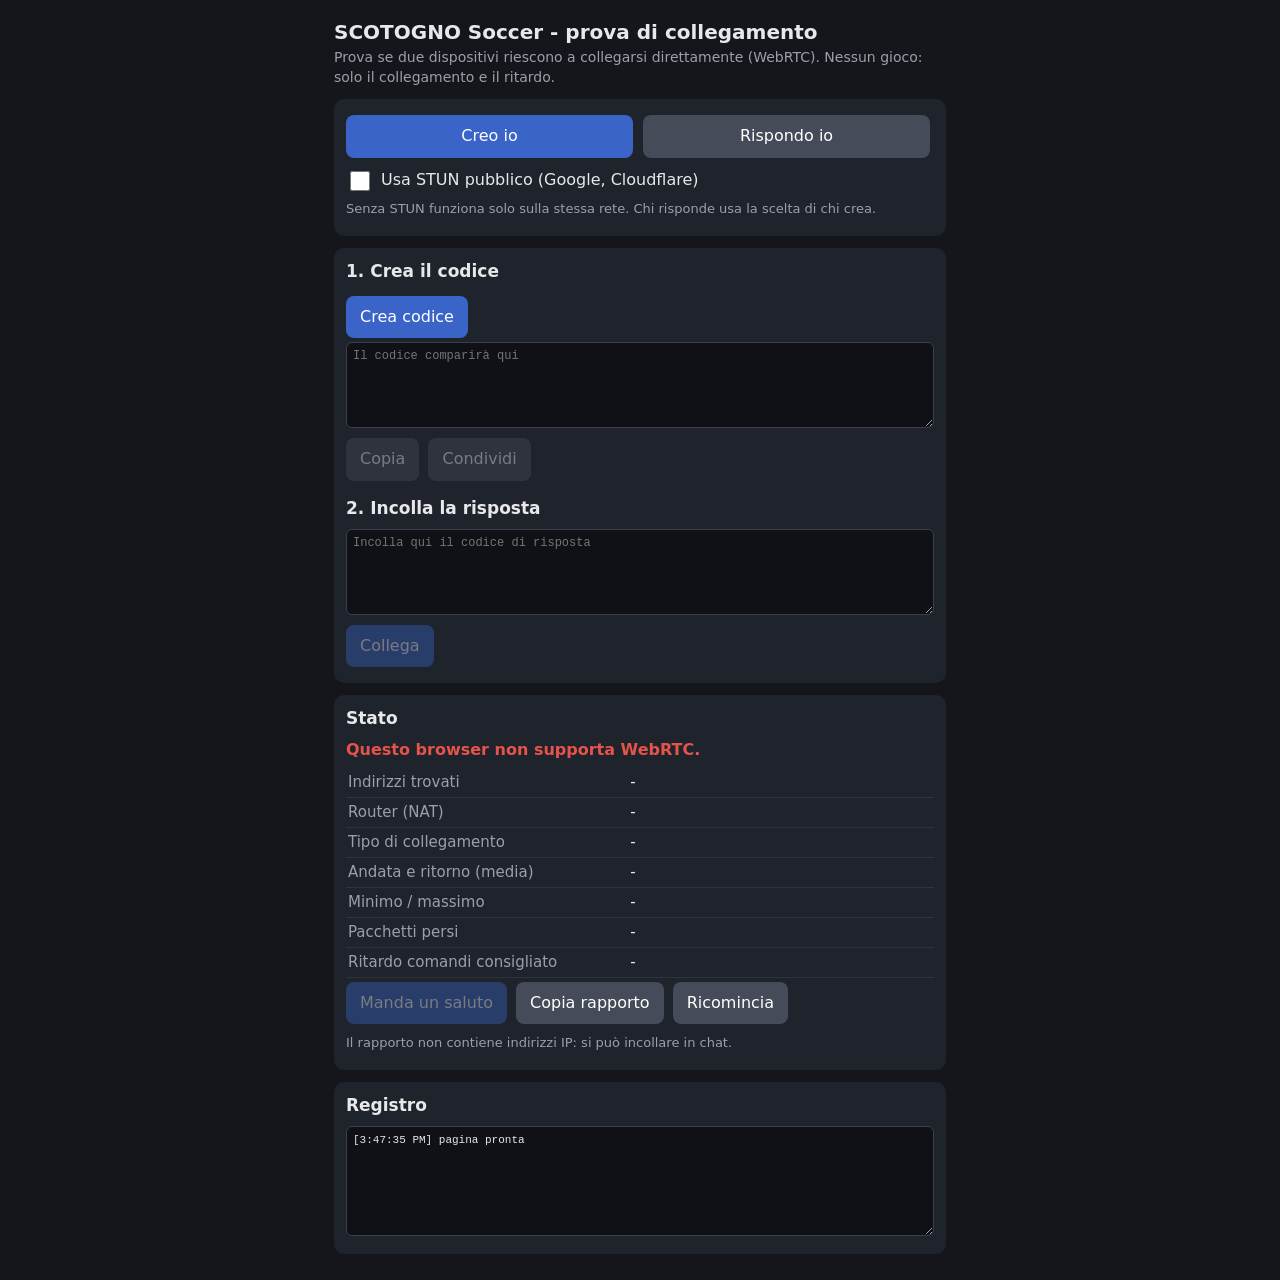
<file: progetti/scotogno-soccer/prova-collegamento/index.html>
<!DOCTYPE html>
<html lang="it">
<head>
<meta charset="utf-8">
<meta name="robots" content="noindex">
<meta name="viewport" content="width=device-width, initial-scale=1">
<title>SCOTOGNO - prova di collegamento</title>
<style>
  :root { --bg:#14161c; --pan:#1f232c; --tx:#e8e8ea; --dim:#9aa0ab; --acc:#4fc36b; --err:#e5534b; --warn:#e0b341; }
  * { box-sizing:border-box; }
  body { margin:0; font:16px/1.4 system-ui, sans-serif; background:var(--bg); color:var(--tx); }
  main { max-width:640px; margin:0 auto; padding:14px; }
  h1 { font-size:20px; margin:4px 0 2px; }
  .sub { color:var(--dim); font-size:14px; margin-bottom:12px; }
  section { background:var(--pan); border-radius:10px; padding:12px; margin:12px 0; }
  h2 { font-size:17px; margin:0 0 8px; }
  p { margin:6px 0; }
  textarea { width:100%; height:86px; background:#0f1116; color:var(--tx); border:1px solid #3a3f4b;
             border-radius:6px; font:12px/1.3 ui-monospace, monospace; padding:6px; word-break:break-all; }
  button { font:inherit; padding:10px 14px; margin:4px 4px 4px 0; border:0; border-radius:8px;
           background:#3a64c8; color:#fff; cursor:pointer; }
  button.sec { background:#454b58; }
  button:disabled { opacity:.4; cursor:default; }
  label { display:flex; gap:8px; align-items:center; margin:6px 0; }
  input[type=checkbox] { width:20px; height:20px; }
  .tabs { display:flex; gap:6px; }
  .tabs button { flex:1; background:#454b58; }
  .tabs button.on { background:#3a64c8; }
  #stato { font-weight:600; }
  .ok { color:var(--acc); } .err { color:var(--err); } .warn { color:var(--warn); }
  table { width:100%; border-collapse:collapse; font-size:15px; }
  td { padding:4px 2px; border-bottom:1px solid #2e333d; vertical-align:top; }
  td:first-child { color:var(--dim); width:48%; }
  #log { height:110px; font-size:11px; }
  .hide { display:none; }
  .nota { color:var(--dim); font-size:13px; }
</style>
</head>
<body>
<main>
  <h1>SCOTOGNO Soccer - prova di collegamento</h1>
  <div class="sub">Prova se due dispositivi riescono a collegarsi direttamente (WebRTC). Nessun gioco: solo il collegamento e il ritardo.</div>

  <section>
    <div class="tabs">
      <button id="tabCrea" class="on">Creo io</button>
      <button id="tabRisp">Rispondo io</button>
    </div>
    <label><input type="checkbox" id="stun"> Usa STUN pubblico (Google, Cloudflare)</label>
    <p class="nota">Senza STUN funziona solo sulla stessa rete. Chi risponde usa la scelta di chi crea.</p>
  </section>

  <section id="pCrea">
    <h2>1. Crea il codice</h2>
    <button id="bCrea">Crea codice</button>
    <textarea id="tOffer" readonly placeholder="Il codice comparirà qui"></textarea>
    <button class="sec" id="cOffer" disabled>Copia</button>
    <button class="sec" id="sOffer" disabled>Condividi</button>
    <h2 style="margin-top:12px">2. Incolla la risposta</h2>
    <textarea id="tAnswerIn" placeholder="Incolla qui il codice di risposta"></textarea>
    <button id="bCollega" disabled>Collega</button>
  </section>

  <section id="pRisp" class="hide">
    <h2>1. Incolla il codice ricevuto</h2>
    <textarea id="tOfferIn" placeholder="Incolla qui il codice di chi crea"></textarea>
    <button id="bRisp">Rispondi</button>
    <h2 style="margin-top:12px">2. Rimanda questo codice</h2>
    <textarea id="tAnswer" readonly placeholder="Il codice di risposta comparirà qui"></textarea>
    <button class="sec" id="cAnswer" disabled>Copia</button>
    <button class="sec" id="sAnswer" disabled>Condividi</button>
  </section>

  <section>
    <h2>Stato</h2>
    <p id="stato">Pronto.</p>
    <table id="tab">
      <tr><td>Indirizzi trovati</td><td id="vCand">-</td></tr>
      <tr><td>Router (NAT)</td><td id="vNat">-</td></tr>
      <tr><td>Tipo di collegamento</td><td id="vTipo">-</td></tr>
      <tr><td>Andata e ritorno (media)</td><td id="vRtt">-</td></tr>
      <tr><td>Minimo / massimo</td><td id="vMinMax">-</td></tr>
      <tr><td>Pacchetti persi</td><td id="vPersi">-</td></tr>
      <tr><td>Ritardo comandi consigliato</td><td id="vD">-</td></tr>
    </table>
    <button id="bSaluta" disabled>Manda un saluto</button>
    <button class="sec" id="bRapporto">Copia rapporto</button>
    <button class="sec" id="bReset">Ricomincia</button>
    <p class="nota">Il rapporto non contiene indirizzi IP: si può incollare in chat.</p>
  </section>

  <section>
    <h2>Registro</h2>
    <textarea id="log" readonly></textarea>
  </section>
</main>

<script>
"use strict";
// ---------------------------------------------------------------- impostazioni
const STUN_SERVERS = ["stun:stun.l.google.com:19302", "stun:stun.cloudflare.com:3478"];
const GATHER_TIMEOUT_MS = 6000;     // attesa massima per raccogliere gli indirizzi
const CONNECT_TIMEOUT_MS = 60000;   // chi crea: dopo "Collega", questo tempo senza collegamento = fallito
const PING_EVERY_MS = 200;          // 5 misure al secondo
const FRAME_MS = 20;                // un fotogramma PAL a 50 Hz
const MAX_CODE_LEN = 12000;         // codici più lunghi vengono rifiutati
const MSG_PING = 1, MSG_PONG = 2, MSG_HELLO = 3;

const $ = id => document.getElementById(id);
let pc = null, chan = null, mode = "crea", connected = false, connectTimer = null, pingTimer = null;
let seq = 0, sent = new Map(), rtts = [], lostCount = 0, sentCount = 0;
let candInfo = { host: 0, mdns: 0, srflx: 0, relay: 0 }, srflxByBase = new Map(), natText = "-", tipoText = "-";
let usedStun = false;

function log(s) {
  const t = new Date().toLocaleTimeString();
  $("log").value += "[" + t + "] " + s + "\n";
  $("log").scrollTop = $("log").scrollHeight;
}
function stato(s, cls) { $("stato").textContent = s; $("stato").className = cls || ""; }

// ---------------------------------------------------------------- codici: JSON -> deflate -> base64url
async function deflate(bytes) {
  if (typeof CompressionStream === "undefined") return null;
  const cs = new CompressionStream("deflate-raw");
  const out = new Response(new Blob([bytes]).stream().pipeThrough(cs));
  return new Uint8Array(await out.arrayBuffer());
}
async function inflate(bytes) {
  const ds = new DecompressionStream("deflate-raw");
  const out = new Response(new Blob([bytes]).stream().pipeThrough(ds));
  return new Uint8Array(await out.arrayBuffer());
}
function b64u(bytes) {
  let s = ""; for (const b of bytes) s += String.fromCharCode(b);
  return btoa(s).replace(/\+/g, "-").replace(/\//g, "_").replace(/=+$/, "");
}
function unb64u(s) {
  s = s.replace(/-/g, "+").replace(/_/g, "/"); while (s.length % 4) s += "=";
  const bin = atob(s), out = new Uint8Array(bin.length);
  for (let i = 0; i < bin.length; i++) out[i] = bin.charCodeAt(i);
  return out;
}
// formato: "SC1" + "Z" (compresso) o "P" (non compresso) + base64url del JSON
async function encodeCode(obj) {
  const raw = new TextEncoder().encode(JSON.stringify(obj));
  const z = await deflate(raw);
  return z ? "SC1Z" + b64u(z) : "SC1P" + b64u(raw);
}
async function decodeCode(code, wantType) {
  code = (code || "").replace(/\s+/g, "");
  if (code.length < 10 || code.length > MAX_CODE_LEN) throw new Error("codice di lunghezza non valida");
  if (!code.startsWith("SC1")) throw new Error("non è un codice di questa pagina");
  const kind = code[3], body = unb64u(code.slice(4));
  const raw = kind === "Z" ? await inflate(body) : kind === "P" ? body : null;
  if (!raw || raw.length > 20000) throw new Error("codice non valido");
  const obj = JSON.parse(new TextDecoder().decode(raw));
  if (!obj || obj.v !== 1 || obj.t !== wantType || typeof obj.sdp !== "string" || typeof obj.stun !== "boolean")
    throw new Error(wantType === "o" ? "serve il codice di chi crea" : "serve il codice di risposta");
  return obj;
}

// ---------------------------------------------------------------- collegamento
function newPeer(withStun) {
  usedStun = withStun;
  const conf = { iceServers: withStun ? [{ urls: STUN_SERVERS }] : [] };
  pc = new RTCPeerConnection(conf);
  pc.onicecandidate = e => { if (e.candidate) noteCandidate(e.candidate); };
  pc.onconnectionstatechange = () => {
    log("stato collegamento: " + pc.connectionState);
    if (pc.connectionState === "connected") onConnected();
    if (pc.connectionState === "failed") onFailed("il collegamento non è riuscito");
    if (pc.connectionState === "disconnected" && connected) stato("Collegamento interrotto (forse momentaneo)...", "warn");
  };
  pc.oniceconnectionstatechange = () => log("stato ICE: " + pc.iceConnectionState);
  pc.ondatachannel = e => setupChannel(e.channel);
}

function noteCandidate(c) {
  const typ = c.type || (/ typ (\w+)/.exec(c.candidate) || [])[1];
  const addr = c.address || (c.candidate.split(" ")[4] || "");
  if (typ === "host") { if (addr.endsWith(".local")) candInfo.mdns++; else candInfo.host++; }
  else if (typ === "srflx") {
    candInfo.srflx++;
    const base = (c.relatedAddress || "?") + ":" + (c.relatedPort || "?") + "/" + (c.protocol || "udp");
    if (!srflxByBase.has(base)) srflxByBase.set(base, new Set());
    srflxByBase.get(base).add(String(c.port || c.candidate.split(" ")[5]));
  } else if (typ === "relay") candInfo.relay++;
  showCandidates();
}

function showCandidates() {
  const p = [];
  if (candInfo.host) p.push(candInfo.host + " locali");
  if (candInfo.mdns) p.push(candInfo.mdns + " locali nascosti");
  if (candInfo.srflx) p.push(candInfo.srflx + " pubblici (STUN)");
  $("vCand").textContent = p.length ? p.join(", ") : "-";
  if (usedStun) {
    let sym = false;
    for (const ports of srflxByBase.values()) if (ports.size > 1) sym = true;
    if (sym) { natText = "simmetrico: via internet probabilmente non passa"; $("vNat").className = "err"; }
    else if (candInfo.srflx) { natText = "normale: via internet dovrebbe passare"; $("vNat").className = "ok"; }
    else { natText = "STUN non ha risposto"; $("vNat").className = "warn"; }
  } else { natText = "non misurato (STUN spento)"; $("vNat").className = ""; }
  $("vNat").textContent = natText;
}

function waitGathering() {
  return new Promise(res => {
    if (pc.iceGatheringState === "complete") return res();
    const t = setTimeout(() => { log("raccolta indirizzi: tempo scaduto, si procede"); res(); }, GATHER_TIMEOUT_MS);
    pc.addEventListener("icegatheringstatechange", () => {
      if (pc.iceGatheringState === "complete") { clearTimeout(t); res(); }
    });
  });
}

function setupChannel(ch) {
  chan = ch;
  chan.binaryType = "arraybuffer";
  chan.onopen = () => { log("canale dati aperto"); startPing(); $("bSaluta").disabled = false; };
  chan.onclose = () => { log("canale dati chiuso"); stopPing(); $("bSaluta").disabled = true; };
  chan.onmessage = e => onMessage(e.data);
}

function armTimeout() {
  clearTimeout(connectTimer);
  connectTimer = setTimeout(() => { if (!connected) onFailed("nessun collegamento dopo " + CONNECT_TIMEOUT_MS / 1000 + " secondi"); }, CONNECT_TIMEOUT_MS);
}

async function onConnected() {
  if (connected) return;
  connected = true; clearTimeout(connectTimer);
  stato("Collegati!", "ok");
  await readPairType();
}

function onFailed(why) {
  clearTimeout(connectTimer);
  stato("Non collegati: " + why + ".", "err");
  log("fallito: " + why);
  if (!usedStun) log("suggerimento: se non siete sulla stessa rete, ricominciate con STUN attivo");
  else if (/simmetrico/.test(natText)) log("suggerimento: un router con NAT simmetrico richiede un server di inoltro (TURN)");
}

async function readPairType() {
  try {
    const st = await pc.getStats();
    let pair = null;
    st.forEach(r => { if (r.type === "transport" && r.selectedCandidatePairId) pair = st.get(r.selectedCandidatePairId); });
    if (!pair) st.forEach(r => { if (r.type === "candidate-pair" && (r.selected || (r.nominated && r.state === "succeeded"))) pair = pair || r; });
    if (!pair) return;
    const lc = st.get(pair.localCandidateId), rc = st.get(pair.remoteCandidateId);
    const lt = lc && lc.candidateType, rt = rc && rc.candidateType, proto = lc && lc.protocol;
    if (lt === "relay" || rt === "relay") tipoText = "tramite server di inoltro";
    else if (lt === "host" && rt === "host") tipoText = "diretto, stessa rete";
    else tipoText = "diretto via internet";
    tipoText += " (" + lt + " / " + rt + ", " + (proto || "?") + ")";
    $("vTipo").textContent = tipoText; $("vTipo").className = "ok";
    log("coppia scelta: " + tipoText);
  } catch (e) { log("statistiche non disponibili: " + e.message); }
}

// ---------------------------------------------------------------- misura del ritardo
function startPing() {
  stopPing();
  pingTimer = setInterval(() => {
    if (!chan || chan.readyState !== "open") return;
    const b = new DataView(new ArrayBuffer(13));
    b.setUint8(0, MSG_PING); b.setUint32(1, ++seq); b.setFloat64(5, performance.now());
    sent.set(seq, performance.now()); sentCount++;
    chan.send(b.buffer);
    for (const [s, t] of sent) if (performance.now() - t > 2000) { sent.delete(s); lostCount++; }
    showStats();
  }, PING_EVERY_MS);
}
function stopPing() { clearInterval(pingTimer); pingTimer = null; }

function onMessage(data) {
  // dall'altro accettiamo solo messaggi binari di forma esatta: tutto il resto viene ignorato
  if (!(data instanceof ArrayBuffer)) return;
  const v = new DataView(data);
  if (data.byteLength === 13 && v.getUint8(0) === MSG_PING) {
    const r = new DataView(data.slice(0)); r.setUint8(0, MSG_PONG);
    if (chan && chan.readyState === "open") chan.send(r.buffer);
  } else if (data.byteLength === 13 && v.getUint8(0) === MSG_PONG) {
    const s = v.getUint32(1);
    if (sent.has(s)) { rtts.push(performance.now() - sent.get(s)); sent.delete(s); if (rtts.length > 300) rtts.shift(); }
  } else if (data.byteLength === 1 && v.getUint8(0) === MSG_HELLO) {
    stato("Collegati! L'altro giocatore ti saluta.", "ok");
    log("ricevuto un saluto");
  }
}

function showStats() {
  if (!rtts.length) return;
  const avg = rtts.reduce((a, b) => a + b, 0) / rtts.length;
  const sorted = [...rtts].sort((a, b) => a - b);
  const p95 = sorted[Math.floor(sorted.length * 0.95)];
  $("vRtt").textContent = avg.toFixed(1) + " ms (" + rtts.length + " misure)";
  $("vMinMax").textContent = sorted[0].toFixed(1) + " / " + sorted[sorted.length - 1].toFixed(1) + " ms";
  $("vPersi").textContent = sentCount ? (100 * lostCount / sentCount).toFixed(1) + " %" : "-";
  // il tasto deve arrivare entro D fotogrammi: metà del giro (p95) + un fotogramma di margine
  const D = Math.max(2, Math.ceil((p95 / 2) / FRAME_MS) + 1);
  $("vD").textContent = D + " fotogrammi (" + D * FRAME_MS + " ms)";
}

// ---------------------------------------------------------------- pulsanti
async function creaCodice() {
  reset(false);
  newPeer($("stun").checked);
  setupChannel(pc.createDataChannel("prova", { ordered: false, maxRetransmits: 0 }));
  stato("Raccolgo gli indirizzi...");
  await pc.setLocalDescription(await pc.createOffer());
  await waitGathering();
  $("tOffer").value = await encodeCode({ v: 1, t: "o", stun: usedStun, sdp: pc.localDescription.sdp });
  $("cOffer").disabled = $("sOffer").disabled = false; $("bCollega").disabled = false;
  stato("Codice pronto: mandalo all'altro giocatore e aspetta la risposta.");
  log("codice creato (" + $("tOffer").value.length + " caratteri)");
}

async function rispondi() {
  let o;
  try { o = await decodeCode($("tOfferIn").value, "o"); }
  catch (e) { stato("Codice non valido: " + e.message + ".", "err"); return; }
  reset(false);
  $("stun").checked = o.stun;
  newPeer(o.stun);
  try {
    await pc.setRemoteDescription({ type: "offer", sdp: o.sdp });
    stato("Raccolgo gli indirizzi...");
    await pc.setLocalDescription(await pc.createAnswer());
    await waitGathering();
  } catch (e) { stato("Codice non valido: " + e.message + ".", "err"); return; }
  $("tAnswer").value = await encodeCode({ v: 1, t: "a", stun: o.stun, sdp: pc.localDescription.sdp });
  $("cAnswer").disabled = $("sAnswer").disabled = false;
  // chi risponde non ha un tempo massimo: aspetta finche' l'altro incolla la risposta (anche minuti)
  stato("Risposta pronta: rimandala a chi ha creato e aspetta. Il collegamento parte da solo quando l'altro preme Collega.");
  log("risposta creata (" + $("tAnswer").value.length + " caratteri)");
}

async function collega() {
  let a;
  try { a = await decodeCode($("tAnswerIn").value, "a"); }
  catch (e) { stato("Codice non valido: " + e.message + ".", "err"); return; }
  try { await pc.setRemoteDescription({ type: "answer", sdp: a.sdp }); }
  catch (e) { stato("Risposta non accettata: " + e.message + ".", "err"); return; }
  stato("Collegamento in corso...");
  armTimeout();
}

async function copia(id) {
  const t = $(id);
  try { await navigator.clipboard.writeText(t.value); }
  catch (e) { t.removeAttribute("readonly"); t.select(); document.execCommand("copy"); t.setAttribute("readonly", ""); }
  log("copiato negli appunti");
}
async function condividi(id) {
  const text = $(id).value;
  if (navigator.share) { try { await navigator.share({ text }); return; } catch (e) { if (e.name === "AbortError") return; } }
  copia(id); stato("Condivisione non disponibile: il codice è stato copiato.", "warn");
}

function rapporto() {
  const ua = navigator.userAgent;
  return [
    "SCOTOGNO prova collegamento",
    "Ruolo: " + (mode === "crea" ? "crea" : "risponde") + ", STUN: " + (usedStun ? "sì" : "no"),
    "Stato: " + $("stato").textContent,
    "Indirizzi: " + $("vCand").textContent,
    "NAT: " + natText,
    "Tipo: " + tipoText,
    "Andata e ritorno: " + $("vRtt").textContent + ", min/max " + $("vMinMax").textContent,
    "Persi: " + $("vPersi").textContent,
    "Ritardo consigliato: " + $("vD").textContent,
    "Browser: " + ua,
  ].join("\n");
}

function reset(full) {
  stopPing(); clearTimeout(connectTimer);
  try { if (chan) chan.close(); if (pc) pc.close(); } catch (e) {}
  pc = chan = null; connected = false; seq = 0; sent.clear(); rtts = []; lostCount = sentCount = 0;
  candInfo = { host: 0, mdns: 0, srflx: 0, relay: 0 }; srflxByBase.clear(); natText = tipoText = "-";
  for (const id of ["vCand", "vNat", "vTipo", "vRtt", "vMinMax", "vPersi", "vD"]) { $(id).textContent = "-"; $(id).className = ""; }
  $("bSaluta").disabled = true;
  if (full) {
    for (const id of ["tOffer", "tAnswerIn", "tOfferIn", "tAnswer"]) $(id).value = "";
    for (const id of ["cOffer", "sOffer", "bCollega", "cAnswer", "sAnswer"]) $(id).disabled = true;
    stato("Pronto.");
  }
}

function setMode(m) {
  mode = m;
  $("tabCrea").className = m === "crea" ? "on" : ""; $("tabRisp").className = m === "risp" ? "on" : "";
  $("pCrea").className = m === "crea" ? "" : "hide"; $("pRisp").className = m === "risp" ? "" : "hide";
}

$("tabCrea").onclick = () => setMode("crea");
$("tabRisp").onclick = () => setMode("risp");
$("bCrea").onclick = () => creaCodice().catch(e => { stato("Errore: " + e.message, "err"); log(e.stack || e); });
$("bRisp").onclick = () => rispondi().catch(e => { stato("Errore: " + e.message, "err"); log(e.stack || e); });
$("bCollega").onclick = () => collega().catch(e => { stato("Errore: " + e.message, "err"); log(e.stack || e); });
$("cOffer").onclick = () => copia("tOffer");
$("cAnswer").onclick = () => copia("tAnswer");
$("sOffer").onclick = () => condividi("tOffer");
$("sAnswer").onclick = () => condividi("tAnswer");
$("bSaluta").onclick = () => { if (chan && chan.readyState === "open") { chan.send(new Uint8Array([MSG_HELLO]).buffer); log("saluto mandato"); } };
$("bRapporto").onclick = async () => {
  const r = rapporto();
  try { await navigator.clipboard.writeText(r); stato("Rapporto copiato: incollalo in chat."); }
  catch (e) { $("log").value += "\n" + r + "\n"; stato("Rapporto aggiunto al registro: copialo da lì.", "warn"); }
};
$("bReset").onclick = () => { reset(true); log("ricominciato"); };

if (typeof RTCPeerConnection === "undefined") stato("Questo browser non supporta WebRTC.", "err");
log("pagina pronta" + (typeof CompressionStream === "undefined" ? " (codici non compressi: browser vecchio)" : ""));
</script>
</body>
</html>
</file>
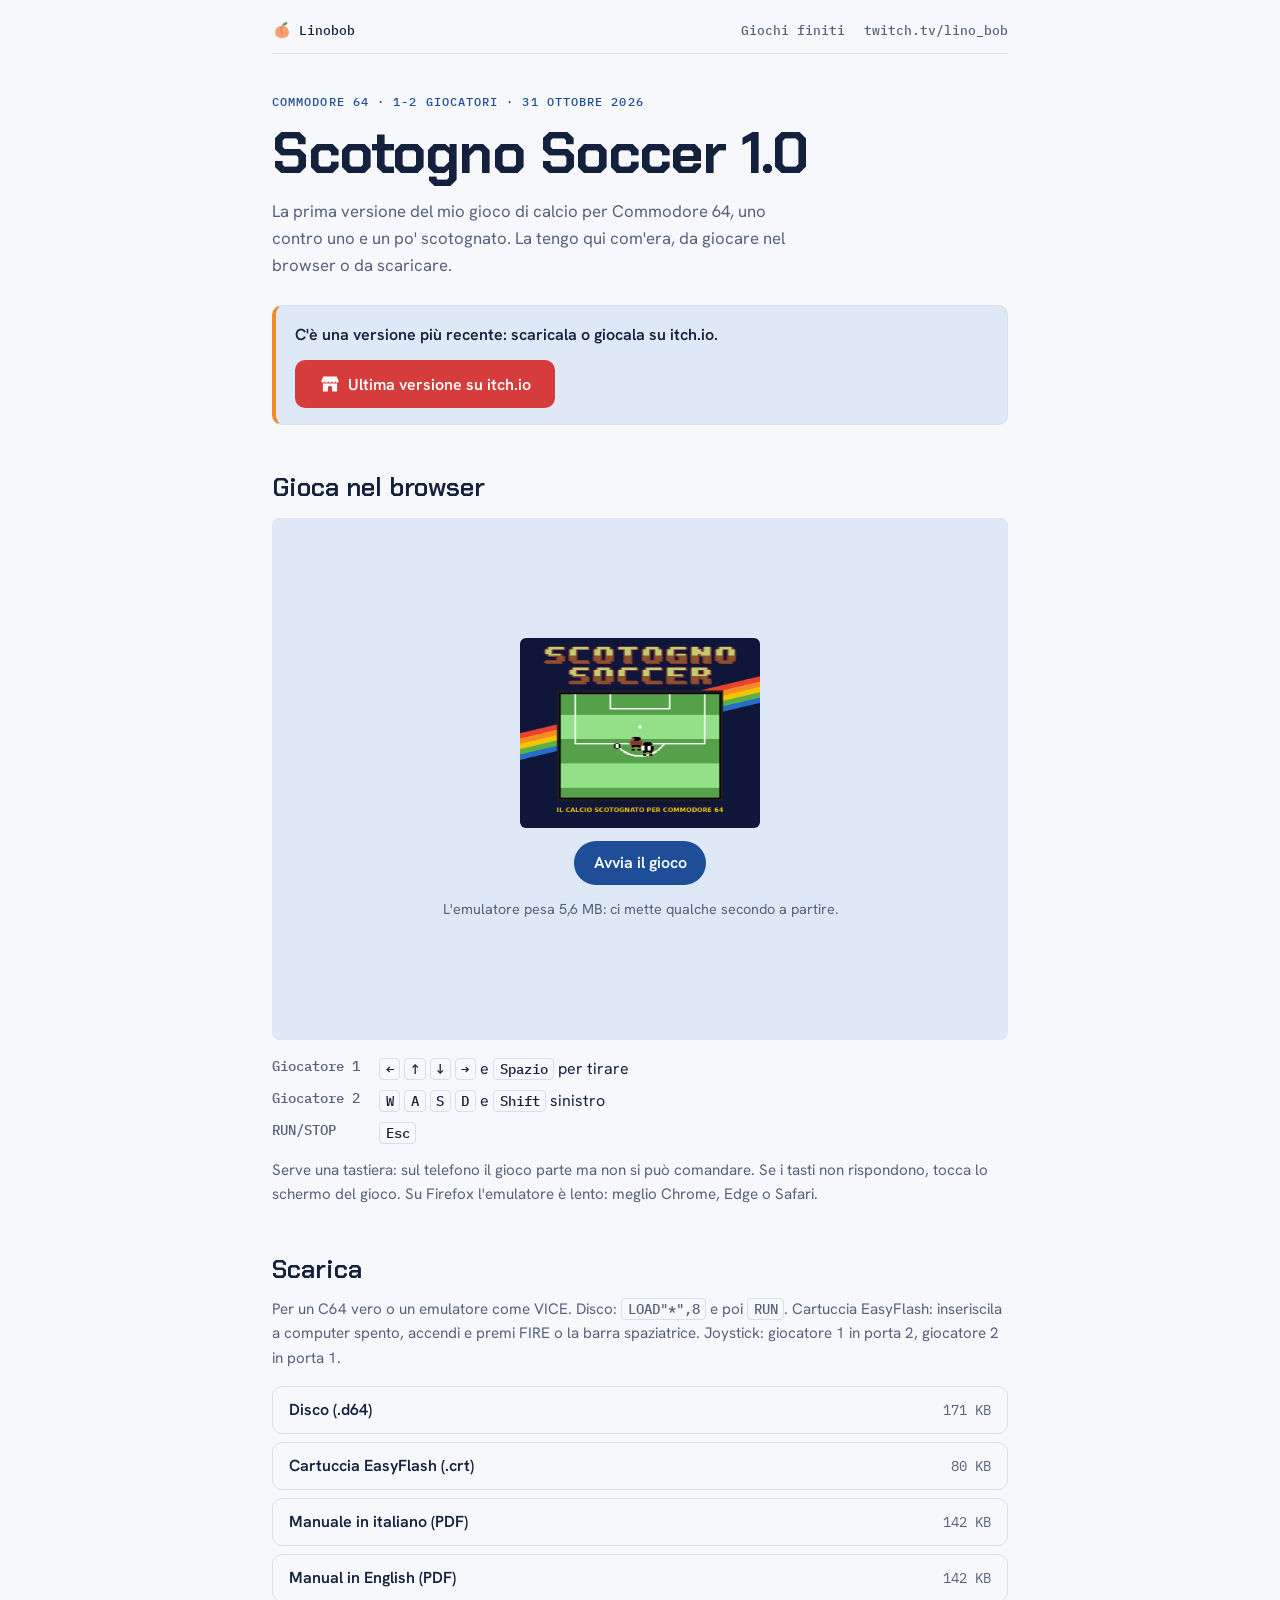
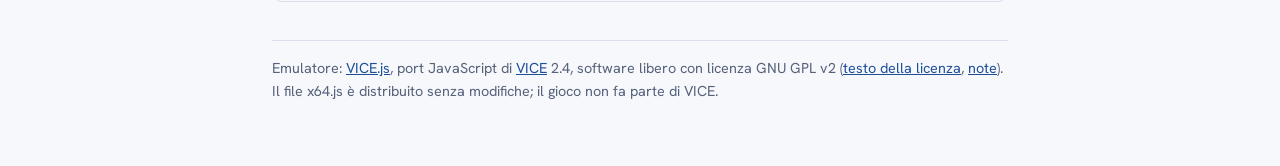
<file: progetti/scotogno-soccer/v1.0/index.html>
<!doctype html>
<html lang="it">
<head>
<meta charset="utf-8">
<meta name="viewport" content="width=device-width, initial-scale=1, viewport-fit=cover">
<title>Scotogno Soccer 1.0 · Linobob</title>
<meta name="description" content="La versione 1.0 di Scotogno Soccer, calcio uno contro uno per Commodore 64: da giocare nel browser o da scaricare.">
<link rel="icon" href="data:image/svg+xml,%3Csvg xmlns='http://www.w3.org/2000/svg' viewBox='0 0 32 32'%3E%3Cpath d='M16 9c-7 0-11 5-11 11s5 9 11 9 11-3 11-9-4-11-11-11z' fill='%23F7A072'/%3E%3Cpath d='M16 10c-2 3-2 8 0 12' stroke='%23E07A5F' stroke-width='1.6' fill='none' stroke-linecap='round'/%3E%3Cpath d='M16 9c1-4 5-6 9-5-1 4-5 6-9 5z' fill='%236E9A5B'/%3E%3C/svg%3E">
<link rel="preconnect" href="https://fonts.googleapis.com">
<link rel="preconnect" href="https://fonts.gstatic.com" crossorigin>
<link rel="stylesheet" href="https://fonts.googleapis.com/css2?family=Chakra+Petch:wght@600;700&family=Hanken+Grotesk:wght@400;500;600&family=IBM+Plex+Mono:wght@400;500&display=swap">
<link rel="stylesheet" href="../../../assets/base.css">
<style>
.head { padding-top: 2.5rem; }
h1 { font-size: clamp(2.4rem, 10vw, 3.6rem); line-height: 1; }
.lead { margin-top: 1rem; color: var(--muted); font-size: 1.05rem; }

/* Riquadro che rimanda alla versione più recente su itch.io */
.nuova { margin-top: 1.6rem; padding: 1rem 1.2rem; border: 1px solid var(--line); border-left: 4px solid var(--detail);
  border-radius: 10px; background: var(--accent-soft); color: var(--accent-soft-ink); }
.nuova p { margin: 0; font-weight: 600; color: var(--fg); }
.btn { display: inline-flex; align-items: center; justify-content: center; gap: 0.5rem; margin-top: 0.8rem;
  min-height: 48px; padding: 0 1.4rem; border-radius: 10px; border: 2px solid var(--itch);
  background: var(--itch); color: var(--brand-ink); font: 600 1rem var(--body); text-decoration: none; }
.btn:hover { background: var(--itch-hover); border-color: var(--itch-hover); }
.btn .ico { width: 1.25rem; height: 1.25rem; flex: none; }

/* Emulatore: 768×544 sul desktop, si restringe con lo schermo */
.screen { position: relative; margin-top: 1rem; width: 100%; aspect-ratio: 768 / 544; border-radius: 8px; overflow: hidden;
  background: var(--accent-soft); }
#canvas { display: block; width: 100% !important; height: 100% !important; border: 0; outline: none;
  image-rendering: pixelated; image-rendering: crisp-edges; }
#start { position: absolute; inset: 0; display: flex; flex-direction: column; align-items: center; justify-content: center;
  gap: 0.8rem; padding: 1rem; border: 0; cursor: pointer; background: var(--accent-soft); color: var(--fg); font: inherit; }
#start img { width: min(15rem, 60%); height: auto; border-radius: 6px; }
#start .go { min-height: 44px; display: inline-flex; align-items: center; padding: 0 1.2rem; border-radius: 999px;
  background: var(--accent); color: var(--accent-ink); font-weight: 600; }
#start small { color: var(--muted); font-size: 0.9rem; text-align: center; }
@media (max-width: 520px) { #start { gap: 0.6rem; } #start img { width: 45%; } #start small { display: none; } }
.keys { margin: 1rem 0 0; display: grid; grid-template-columns: max-content minmax(0, 1fr); gap: 0.4rem 1.2rem; }
.keys dt { font: 500 0.9rem var(--mono); color: var(--muted); }
.keys dd { margin: 0; }
kbd { font: 500 0.85rem var(--mono); padding: 0.05rem 0.35rem; border: 1px solid var(--line); border-radius: 4px; }
.note { margin-top: 0.8rem; color: var(--muted); font-size: 0.95rem; }

.files { list-style: none; margin: 1rem 0 0; padding: 0; display: grid; gap: 0.5rem; }
.files a { display: flex; justify-content: space-between; align-items: center; gap: 1rem; min-height: 48px; padding: 0.5rem 1rem;
  border: 1px solid var(--line); border-radius: 10px; text-decoration: none; color: var(--fg); }
.files a:hover { border-color: var(--accent); }
.files span { color: var(--muted); font: 400 0.85rem var(--mono); white-space: nowrap; }
.files b { font-weight: 600; overflow-wrap: anywhere; }
.lic { margin-top: 2.4rem; padding-top: 1rem; border-top: 1px solid var(--line); color: var(--muted); font-size: 0.9rem; }
</style>
</head>
<body>
<div class="wrap">
  <div class="top">
    <a class="brand" href="../../../">
      <svg viewBox="0 0 32 32" aria-hidden="true">
        <path d="M16 9c-7 0-11 5-11 11s5 9 11 9 11-3 11-9-4-11-11-11z" fill="var(--peach)"/>
        <path d="M16 10c-2 3-2 8 0 12" stroke="var(--peach-deep)" stroke-width="1.6" fill="none" stroke-linecap="round"/>
        <path d="M16 9c1-4 5-6 9-5-1 4-5 6-9 5z" fill="var(--leaf)"/>
      </svg>
      Linobob
    </a>
    <nav aria-label="Sito">
      <a href="../../../giochi/">Giochi finiti</a>
      <a href="https://www.twitch.tv/lino_bob" target="_blank" rel="noopener">twitch.tv/lino_bob</a>
    </nav>
  </div>

  <div class="head">
    <p class="kicker">Commodore 64 · 1-2 giocatori · 31 ottobre 2026</p>
    <h1>Scotogno Soccer 1.0</h1>
    <p class="lead">La prima versione del mio gioco di calcio per Commodore 64, uno contro uno e un po' scotognato. La tengo qui com'era, da giocare nel browser o da scaricare.</p>
    <div class="nuova">
      <p>C'è una versione più recente: scaricala o giocala su itch.io.</p>
      <a class="btn" href="https://linobob.itch.io/scotogno-soccer" target="_blank" rel="noopener noreferrer"><svg class="ico" viewBox="0 0 24 24" aria-hidden="true"><path fill="currentColor" fill-rule="evenodd" d="M4 3h16l2.5 5.5a2.1 2.1 0 0 1-4.2 0a2.1 2.1 0 0 1-4.2 0a2.1 2.1 0 0 1-4.2 0a2.1 2.1 0 0 1-4.2 0a2.1 2.1 0 0 1-4.2 0zM3.5 11.5h17V20a1 1 0 0 1-1 1h-15a1 1 0 0 1-1-1zM9.5 21v-4.5a2.5 2.5 0 0 1 5 0V21z"/></svg>Ultima versione su itch.io</a>
    </div>
  </div>

  <h2>Gioca nel browser</h2>
  <div class="screen">
    <canvas id="canvas" tabindex="0" aria-label="Schermo del Commodore 64" oncontextmenu="event.preventDefault()"></canvas>
    <button type="button" id="start">
      <img src="copertina.png" width="630" height="500" alt="">
      <span class="go">Avvia il gioco</span>
      <small>L'emulatore pesa 5,6 MB: ci mette qualche secondo a partire.</small>
    </button>
  </div>
  <dl class="keys">
    <dt>Giocatore 1</dt><dd><kbd>←</kbd> <kbd>↑</kbd> <kbd>↓</kbd> <kbd>→</kbd> e <kbd>Spazio</kbd> per tirare</dd>
    <dt>Giocatore 2</dt><dd><kbd>W</kbd> <kbd>A</kbd> <kbd>S</kbd> <kbd>D</kbd> e <kbd>Shift</kbd> sinistro</dd>
    <dt>RUN/STOP</dt><dd><kbd>Esc</kbd></dd>
  </dl>
  <p class="note">Serve una tastiera: sul telefono il gioco parte ma non si può comandare. Se i tasti non rispondono, tocca lo schermo del gioco. Su Firefox l'emulatore è lento: meglio Chrome, Edge o Safari.</p>

  <h2>Scarica</h2>
  <p class="note">Per un C64 vero o un emulatore come VICE. Disco: <kbd>LOAD"*",8</kbd> e poi <kbd>RUN</kbd>. Cartuccia EasyFlash: inseriscila a computer spento, accendi e premi FIRE o la barra spaziatrice. Joystick: giocatore 1 in porta 2, giocatore 2 in porta 1.</p>
  <ul class="files">
    <li><a href="scotognosoccer_v1.0.d64" download><b>Disco (.d64)</b><span>171 KB</span></a></li>
    <li><a href="scotognosoccer_v1.0.crt" download><b>Cartuccia EasyFlash (.crt)</b><span>80 KB</span></a></li>
    <li><a href="manuale_v1.0_it.pdf"><b>Manuale in italiano (PDF)</b><span>142 KB</span></a></li>
    <li><a href="manual_v1.0_en.pdf"><b>Manual in English (PDF)</b><span>142 KB</span></a></li>
  </ul>

  <p class="lic">Emulatore: <a href="https://github.com/rjanicek/vice.js" target="_blank" rel="noopener noreferrer">VICE.js</a>, port JavaScript di <a href="https://vice-emu.sourceforge.io/" target="_blank" rel="noopener noreferrer">VICE</a> 2.4, software libero con licenza GNU GPL v2 (<a href="LICENSE-VICE.txt">testo della licenza</a>, <a href="README-VICE.txt">note</a>). Il file x64.js è distribuito senza modifiche; il gioco non fa parte di VICE.</p>
</div>
<script>
/* Avvia VICE.js solo al clic: carica soccer.prg e vicerc (joystick sulla tastiera), poi x64.js. */
(function () {
  var canvas = document.getElementById("canvas");
  var started = false;

  // Dopo l'avvio frecce e spazio vanno al gioco e non fanno scorrere la pagina
  window.addEventListener("keydown", function (e) {
    if (started && document.activeElement === canvas && [32, 37, 38, 39, 40].indexOf(e.keyCode) >= 0) e.preventDefault();
  }, true);

  function audioOk() {
    return typeof AudioContext === "function" || typeof webkitAudioContext === "function";
  }

  function fetchBin(name) {
    return fetch(name).then(function (r) {
      if (!r.ok) throw new Error(name + ": " + r.status);
      return r.arrayBuffer();
    });
  }

  function start() {
    if (started) return;
    started = true;
    document.getElementById("start").hidden = true;
    canvas.focus();
    Promise.all([fetchBin("soccer.prg"), fetchBin("vicerc")]).then(function (bufs) {
      var game = new Uint8Array(bufs[0]), rc = new Uint8Array(bufs[1]);
      var args = ["-config", "/vicerc", "-VICIIfilter", "0", "-autostartprgmode", "1", "-autostart", "/soccer.prg"];
      args = args.concat(audioOk() ? ["-sound", "-soundsync", "0", "-soundrate", "44100", "-soundfragsize", "2"] : ["+sound"]);
      window.Module = {
        arguments: args,
        canvas: canvas,
        preRun: [function () {
          FS.createDataFile("/", "soccer.prg", game, true, true);
          FS.createDataFile("/", "vicerc", rc, true, true);
        }],
        print: function (t) { console.log(t); },
        printErr: function (t) { console.log(t); }
      };
      var s = document.createElement("script");
      s.src = "x64.js";
      document.body.appendChild(s);
    }).catch(function (e) { alert("Errore di caricamento: " + e.message); });
  }

  document.getElementById("start").addEventListener("click", start);
  canvas.addEventListener("click", function () { canvas.focus(); });
})();
</script>
</body>
</html>
</file>
<file: assets/base.css>
/* Stile condiviso da tutte le pagine del sito.
   Colori blu e arancio (variante "A"). Colori e caratteri si cambiano solo qui, nei token di :root.
   --detail è il bordino colorato delle schede; --peach, --peach-deep e --leaf servono solo alla pesca del logo.
   --chip/--chip-line/--chip-ink: i tasti delle piattaforme. --twitch, --yt e --itch: i colori dei tre siti, uguali nei due temi. */
:root {
  --bg: #F6F8FC; --fg: #14213D; --muted: #56627A; --line: #D8DEEA;
  --accent: #1F4E99; --accent-ink: #FFFFFF; --accent-soft: #DFE8F7; --accent-soft-ink: #1F4E99;
  --detail: #F28C28; --bar: #C9D6EC;
  --peach: #F7A072; --peach-deep: #E07A5F; --leaf: #6E9A5B;
  --chip: #1F4E99; --chip-line: #1F4E99; --chip-ink: #FFFFFF;
  --twitch: #9146FF; --twitch-hover: #772CE8; --yt: #CC0000; --yt-hover: #A80000; --itch: #D63C3C; --itch-hover: #B83030; --brand-ink: #FFFFFF;
  --display: "Chakra Petch", "Segoe UI", system-ui, sans-serif;
  --body: "Hanken Grotesk", "Segoe UI", system-ui, sans-serif;
  --mono: "IBM Plex Mono", ui-monospace, Menlo, Consolas, monospace;
  color-scheme: light;
}
@media (prefers-color-scheme: dark) {
  :root {
    --bg: #0F1726; --fg: #E8EDF6; --muted: #9AA6BC; --line: #24314A;
    --accent: #FFA24C; --accent-ink: #0F1726; --accent-soft: #2E2418; --accent-soft-ink: #FFA24C;
    --detail: #4C8DFF; --bar: #33456A;
    --peach: #F7A072; --peach-deep: #E07A5F; --leaf: #8DB97A;
    --chip: #FFA24C; --chip-line: #FFA24C; --chip-ink: #0F1726;
    --twitch: #9146FF; --twitch-hover: #772CE8; --yt: #CC0000; --yt-hover: #A80000; --itch: #D63C3C; --itch-hover: #B83030; --brand-ink: #FFFFFF;
    color-scheme: dark;
  }
}

* { box-sizing: border-box; }
html { -webkit-text-size-adjust: 100%; }
body {
  margin: 0; background: var(--bg); color: var(--fg);
  font: 400 16px/1.6 var(--body);
  padding-block: 1.25rem 3rem;
  padding-left: max(16px, env(safe-area-inset-left, 0px));
  padding-right: max(16px, env(safe-area-inset-right, 0px));
}
img { max-width: 100%; height: auto; }
[hidden] { display: none !important; }
a { color: var(--accent); }
button, input, select { font: inherit; }
:focus-visible { outline: 2px solid var(--accent); outline-offset: 2px; }
.wrap { max-width: 46rem; margin-inline: auto; }

/* Barra in alto, uguale su tutte le pagine: la pesca porta alla home */
.top { display: flex; flex-wrap: wrap; justify-content: space-between; align-items: center; gap: 0.4rem 1.2rem;
  padding-bottom: 0.8rem; border-bottom: 1px solid var(--line); font: 500 0.8rem var(--mono); }
.top nav { display: flex; flex-wrap: wrap; gap: 0.4rem 1.2rem; }
.top a { color: var(--muted); text-decoration: none; }
.top a:hover, .top a[aria-current="page"] { color: var(--fg); }
.top .brand { display: inline-flex; align-items: center; gap: 0.45rem; color: var(--fg); }
.brand svg { width: 20px; height: 20px; flex: none; }

h1 { font: 700 clamp(3.2rem, 16vw, 6rem)/0.95 var(--display); letter-spacing: -0.02em; margin: 0; overflow-wrap: anywhere; }
h2 { font: 600 1.6rem/1.15 var(--display); margin: 3rem 0 0.4rem; }
.lead { margin: 1.3rem 0 0; font-size: 1.15rem; max-width: 34rem; text-wrap: pretty; }
.kicker, .label { font: 500 0.75rem var(--mono); text-transform: uppercase; letter-spacing: 0.09em; }
.kicker { margin: 0 0 1rem; color: var(--accent); }
.label { color: var(--muted); }

.foot { margin-top: 3rem; padding-top: 1rem; border-top: 1px solid var(--line);
  color: var(--muted); font: 400 0.8rem var(--mono); display: flex; flex-wrap: wrap; gap: 0.4rem 1.4rem; }
.foot a { color: var(--muted); }
.foot p { margin: 0; }
.foot code { font: inherit; font-weight: 500; color: var(--fg); }
</file>
<file: progetti/poeta-elettronico/haiku.css>
@font-face {
    font-family: "c64";
    src: url(C64_Pro_Mono-STYLE.ttf);
    }

    /*
* {
    padding: 0;
    margin: 12px;
    }
*/

body {
    margin: 0;
    background-color: rgb(182, 182, 182);
}

.main {
    margin: 0;
    background-color: rgb(182, 182, 182);
    width: 100%;
    height: 100vh;
    display: flex;
    align-items: center;
    justify-content: center;
    }

#screen {
    background-color: rgb(129, 129, 129);
    width: 800px;
    height: 600px;
    border: 10px solid transparent;
    box-shadow: 10px 10px 5px black;
    border-radius: 2px;
    display: flex;
    flex-direction: column;
    align-items: center;
    justify-content: center;
    }

#sidebar {
    margin: 20px;
    background-color: rgb(86, 86, 86);
    width: 200px;
    height: 300px;
    border: 10px solid transparent;
    box-shadow: 10px 10px 5px black;
    border-radius: 2px;
    display: flex;
    flex-direction: column;
    align-items: center;
    justify-content: flex-end;
    position: relative;
    top: 150px;
}

.text {
    font-family: c64, mono;
    color: white;
    text-shadow: 1px 1px 2px #000000;
    font-size: large;
    font-weight: lighter;
    }

.sidebarbutton {
    margin: 10px;
    /* margin-top: auto; */
    width: 100%;
}

button, input[type=text] {    
    background-color: rgb(0 136 255);
    color: white;
    text-shadow: 1px 1px black;
    border: 10px solid transparent;
    box-shadow: 3px 3px 3px black;
    border-radius: 2px;
    display: flex;
    align-items: center;
    justify-content: center;
}

button {
    cursor: pointer;
}

#genderChoice {
    display: flex;
    flex-direction: row;
    align-items: center;
}

input[type="radio"] {
    border: 0 !important;
    clip: rect(1px, 1px, 1px, 1px);
    height: 1px !important;
    overflow: hidden;
    padding: 0 !important;
    position: absolute !important;
    width: 1px !important;
}

#f + label, #m + label {
    display: inline-flex;
    align-items: center;
    margin-right: 30px;
}

#f + label::before, #m + label::before {
    content: '';
    display: block;
    height: 1.25em;
    width: 1.25em;
    border: solid 2px white;
    border-radius: 50%;
    margin-right: 0.5em;
    box-shadow: 2px 2px black;
}

/*
input[type="radio"]:checked + label {
  color: black;
}
*/

/* input[type="radio"]:checked + label::before {
    background-color: currentColor; 
    border-color: currentColor;
}

#peggioSelector {
    position: fixed;
    top: 10px;
    right: 10px;
}



.checkbox-wrapper-32 *,
.checkbox-wrapper-32 *::after,
.checkbox-wrapper-32 *::before {
box-sizing: border-box;
}

.checkbox-wrapper-32 input[type="checkbox"] {
display: inline-block;
vertical-align: middle;
opacity: 0;
}

.checkbox-wrapper-32 input[type="checkbox"],
.checkbox-wrapper-32 label::before {
width: var(--size);
height: var(--size);
position: absolute;
left: 0;
top: 0;
transform: translateY(-75%);
}

.checkbox-wrapper-32 label {
display: inline-block;
position: relative;
padding: 0 0 0 calc(var(--size) + 7px);
}

.checkbox-wrapper-32 label::before {
content: '';
border: var(--border-size) solid #000;
opacity: 0.7;
transition: opacity 0.3s;
}

.checkbox-wrapper-32 input[type="checkbox"]:checked + label::before {
opacity: 1;
}

.checkbox-wrapper-32 svg {
position: absolute;
top: calc(50% + var(--border-size));
left: var(--border-size);
width: calc(var(--size) - (var(--border-size) * 2));
height: calc(var(--size) - (var(--border-size) * 2));
margin-top: calc(var(--size) / -2);
pointer-events: none;
}

.checkbox-wrapper-32 svg path {
stroke-width: 0;
fill: none;
transition: stroke-dashoffset 0.2s ease-in 0s;
}

.checkbox-wrapper-32 svg path + path {
transition: stroke-dashoffset 0.2s ease-out 0.2s;
}

.checkbox-wrapper-32 input[type="checkbox"]:checked ~ svg path {
stroke-dashoffset: 0;
stroke-width: calc(var(--size) / 2);
}
 */

#checkbox-wrapper-32 {
    position: fixed;
    top: 10px;
    right: 10px;
}

.custom-checkbox {
  display: inline-flex;
  align-items: center;
  cursor: pointer;
  user-select: none;
  font-size: 16px;
  color: #000;
}
  
.custom-checkbox input[type="checkbox"] {
  display: none;
}
  
.custom-checkbox .checkmark {
  width: 24px;
  height: 24px;
  border: 2px solid #000;/*border: 2px solid #333;*/
  border-radius: 4px;
  display: flex;
  align-items: center;
  justify-content: center;
  margin-right: 10px;
}
  
/* Icona del libro (dizionario) disegnata in SVG: prima veniva da Font Awesome */
.custom-checkbox .checkmark::before {
  content: "";
  width: 16px;
  height: 16px;
  background-color: transparent;
  -webkit-mask: url("data:image/svg+xml,%3Csvg xmlns='http://www.w3.org/2000/svg' viewBox='0 0 16 16'%3E%3Cpath d='M3 1h9a1 1 0 0 1 1 1v10H4a1 1 0 0 0 0 2h9v1H4a2 2 0 0 1-2-2V2a1 1 0 0 1 1-1z'/%3E%3C/svg%3E") center / contain no-repeat;
  mask: url("data:image/svg+xml,%3Csvg xmlns='http://www.w3.org/2000/svg' viewBox='0 0 16 16'%3E%3Cpath d='M3 1h9a1 1 0 0 1 1 1v10H4a1 1 0 0 0 0 2h9v1H4a2 2 0 0 1-2-2V2a1 1 0 0 1 1-1z'/%3E%3C/svg%3E") center / contain no-repeat;
}
  
.custom-checkbox input[type="checkbox"]:checked + .checkmark {
  background-color: rgb(0 136 255);
  border-color: #000;
}
  
.custom-checkbox input[type="checkbox"]:checked + .checkmark::before {
  background-color: #fff;
}
  
.custom-checkbox:hover {
  color: #666;
}
  
.custom-checkbox:hover .checkmark {
  transform: scale(1.05);
  cursor: help;
}

.custom-checkbox input[type="checkbox"]:focus + .checkmark {
  box-shadow: 0 0 3px 2px rgba(0, 0, 0, 0.2);
  outline: none;
}

/* ------------------------------------------------------------------
   Link per tornare alla home del sito
   ------------------------------------------------------------------ */

.torna {
    position: fixed;
    top: 10px;
    left: 10px;
    z-index: 10;
    padding: 6px 4px;
    font-size: 13px;
    text-decoration: none;
    opacity: 0.85;
    }

.torna:hover, .torna:focus-visible {
    opacity: 1;
    color: rgb(0 136 255);
    }

/* ------------------------------------------------------------------
   Allineamento testi e input (valgono ovunque)
   ------------------------------------------------------------------ */

h1.text {
    text-align: center;
    }

#screen input[type=text] {
    max-width: 100%;
    box-sizing: border-box;
    }

/* ------------------------------------------------------------------
   Layout per schermi stretti (telefono, tablet in verticale)
   Lo schermo grigio occupa la larghezza disponibile e i pulsanti
   della sidebar si dispongono in riga sotto di esso.
   ------------------------------------------------------------------ */

@media (max-width: 1100px) {

    body {
        margin: 0;
        }

    .main {
        width: auto;
        height: auto;
        min-height: 100vh;
        min-height: 100dvh;
        box-sizing: border-box;
        flex-direction: column;
        justify-content: flex-start;
        padding: 56px 16px 24px;    /* spazio in alto per l'interruttore */
        }

    #screen {
        width: 100%;
        max-width: 800px;
        height: auto;
        min-height: 60vh;
        min-height: 60dvh;
        box-sizing: border-box;
        padding: 16px 12px;
        box-shadow: 6px 6px 4px black;
        }

    #screen h1.text {
        font-size: clamp(13px, 3.8vw, 18px);
        line-height: 1.5;
        margin: 0.3em 0;
        overflow-wrap: anywhere;
        }

    #screen {
        font-size: 9px;             /* i <br> di spaziatura si accorciano in proporzione */
        }

    #screen input[type=text] {
        width: 100%;
        font-size: 16px;            /* evita lo zoom automatico su iOS */
        margin-top: 1em;
        }

    #sidebar {
        position: static;
        width: 100%;
        max-width: 800px;
        height: auto;
        min-height: 0;
        box-sizing: border-box;
        margin: 20px 0 0;
        padding: 6px;
        flex-direction: row;
        flex-wrap: wrap;
        justify-content: center;
        align-items: stretch;
        box-shadow: 6px 6px 4px black;
        }

    #sidebar:empty {
        visibility: hidden;
        }

    #sidebar br {
        display: none;
        }

    .sidebarbutton {
        flex: 1 1 140px;
        width: auto;
        margin: 6px;
        min-height: 48px;           /* bersaglio comodo per il dito */
        font-size: 15px;
        line-height: 1.4;
        }
    }

/* ------------------------------------------------------------------
   Finestra di anteprima della "stampa"
   ------------------------------------------------------------------ */

#stampa-overlay {
    position: fixed;
    inset: 0;
    z-index: 100;
    background: rgba(0, 0, 0, 0.75);
    display: flex;
    flex-direction: column;
    align-items: center;
    justify-content: center;
    gap: 16px;
    padding: 16px;
    box-sizing: border-box;
    }

#stampa-overlay[hidden] {
    display: none;
    }

#stampa-overlay img {
    max-width: 100%;
    max-height: 70vh;
    max-height: 70dvh;
    box-shadow: 10px 10px 5px black;
    border-radius: 2px;
    }

#stampa-overlay .stampa-nota {
    margin: 0;
    font-size: 12px;
    line-height: 1.6;
    text-align: center;
    }

#stampa-overlay .stampa-pulsanti {
    display: flex;
    flex-wrap: wrap;
    justify-content: center;
    gap: 12px;
    }

#stampa-overlay .stampa-pulsanti button {
    min-width: 120px;
    min-height: 44px;
    }

#stampa-overlay .stampa-pulsanti button[hidden] {
    display: none;
    }
</file>
